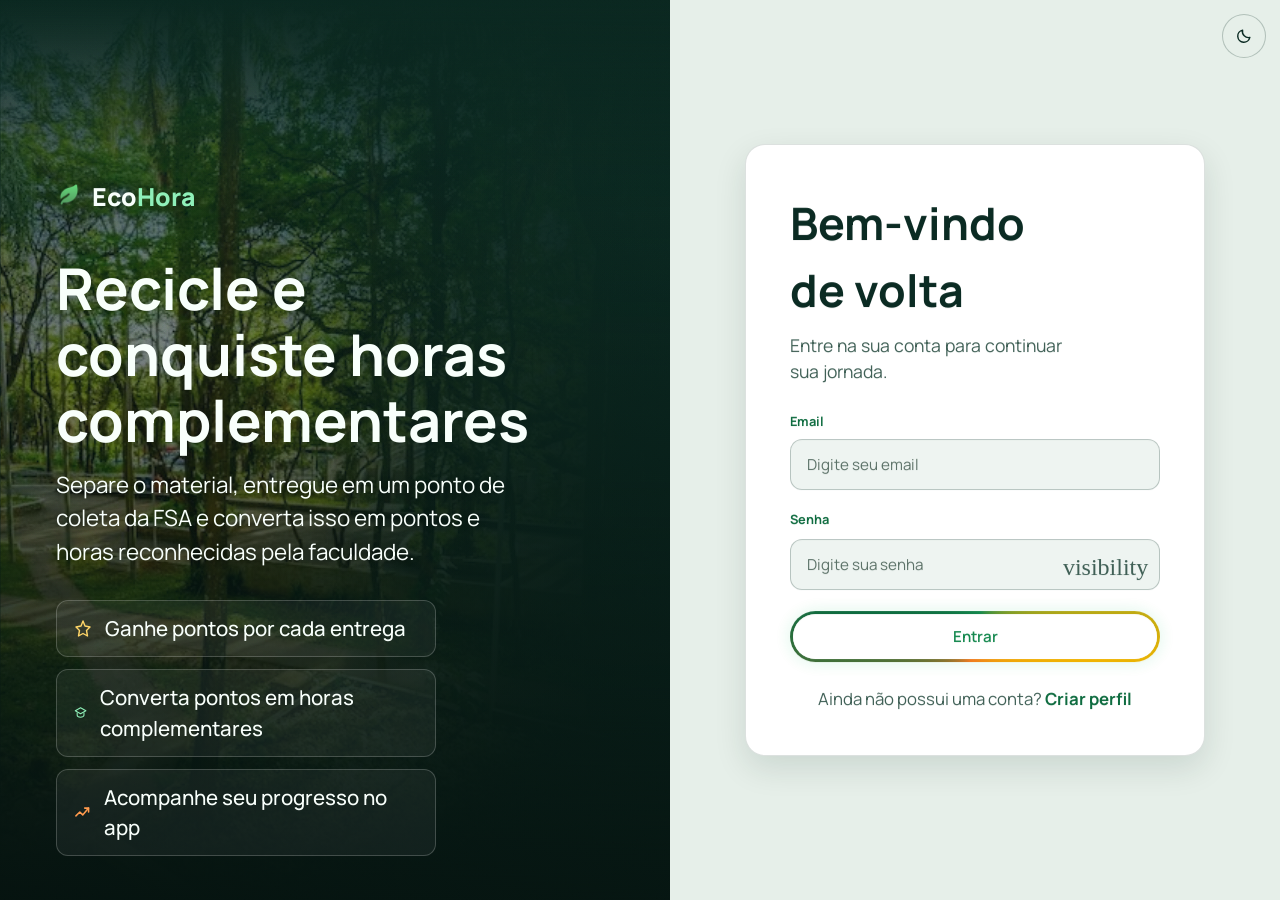
<file: frontend/index.html>
<!DOCTYPE html>
<html lang="pt-BR">
<head>
<meta charset="UTF-8">
<meta name="viewport" content="width=device-width, initial-scale=1.0">
<title>EcoHora - Painel</title>
<link rel="icon" href="assets/icon512_rounded.png">
<meta name="theme-color" content="#071f1c">
<link rel="manifest" href="manifest.webmanifest">

<link rel="preconnect" href="https://fonts.googleapis.com">
<link rel="preconnect" href="https://fonts.gstatic.com" crossorigin>
<link href="https://fonts.googleapis.com/css2?family=Manrope:wght@400;500;600;700&display=swap" rel="stylesheet">
<link rel="stylesheet" href="https://fonts.googleapis.com/css2?family=Material+Symbols+Outlined:opsz,wght,FILL,GRAD@20..48,100..700,0..1,-50..200" />

<script src="theme.js"></script>
<link rel="stylesheet" href="estilos/tokens.css">
<link rel="stylesheet" href="estilos/dashboard.css">
</head>

<body>

<header class="app-header">
  <a class="brand" href="index.html" aria-label="EcoHora, início">
    <img class="brand-mark" src="assets/Ca105ad9cfc8580c765101d17bbb2323.webp" width="26" height="26" alt="">
    <span class="brand-name">Eco<span>Hora</span></span>
  </a>

  <nav class="app-nav" aria-label="Navegação do painel">
    <ul>
      <li>
        <button class="active" data-page="0" aria-current="page">
          <svg width="18" height="18" viewBox="0 0 20 20" fill="none" aria-hidden="true"><path d="M3 9.5 10 3l7 6.5" stroke="currentColor" stroke-width="1.6" stroke-linecap="round" stroke-linejoin="round"/><path d="M5 8.5V16a1 1 0 0 0 1 1h8a1 1 0 0 0 1-1V8.5" stroke="currentColor" stroke-width="1.6" stroke-linecap="round" stroke-linejoin="round"/></svg>
          <span class="nav-text">Home</span>
        </button>
      </li>
      <li>
        <button data-page="1">
          <svg width="18" height="18" viewBox="0 0 20 20" fill="none" aria-hidden="true"><circle cx="7" cy="7" r="3" stroke="currentColor" stroke-width="1.6"/><circle cx="14.5" cy="8" r="2.4" stroke="currentColor" stroke-width="1.6"/><path d="M2.5 17c0-3 2-4.8 4.5-4.8s4.5 1.8 4.5 4.8" stroke="currentColor" stroke-width="1.6" stroke-linecap="round"/><path d="M12.5 12.6c2.1.2 3.5 1.9 3.5 4.4" stroke="currentColor" stroke-width="1.6" stroke-linecap="round"/></svg>
          <span class="nav-text">Grupo</span>
        </button>
      </li>
      <li>
        <button data-page="2">
          <svg width="18" height="18" viewBox="0 0 20 20" fill="none" aria-hidden="true"><path d="M7 3 10 3 10 6" stroke="currentColor" stroke-width="1.6" stroke-linecap="round" stroke-linejoin="round"/><path d="M10 3c3.5 0.6 6 3.6 6 7a6 6 0 0 1-2 4.5" stroke="currentColor" stroke-width="1.6" stroke-linecap="round"/><path d="M13 17 10 17 10 14" stroke="currentColor" stroke-width="1.6" stroke-linecap="round" stroke-linejoin="round"/><path d="M10 17c-3.5-.6-6-3.6-6-7a6 6 0 0 1 2-4.5" stroke="currentColor" stroke-width="1.6" stroke-linecap="round"/></svg>
          <span class="nav-text">Reciclagem</span>
        </button>
      </li>


      <li>
        <button data-page="3">
          <svg width="18" height="18" viewBox="0 0 20 20" fill="none" aria-hidden="true"><path d="M10 18s6-5.2 6-9.8A6 6 0 0 0 4 8.2C4 12.8 10 18 10 18Z" stroke="currentColor" stroke-width="1.6" stroke-linejoin="round"/><circle cx="10" cy="8.2" r="2.1" stroke="currentColor" stroke-width="1.6"/></svg>
          <span class="nav-text">Postos</span>
        </button>
      </li>
      <li>
        <button data-page="4">
          <svg width="18" height="18" viewBox="0 0 20 20" fill="none" aria-hidden="true"><circle cx="10" cy="6.5" r="3" stroke="currentColor" stroke-width="1.6"/><path d="M4 17c0-3.3 2.7-5.5 6-5.5s6 2.2 6 5.5" stroke="currentColor" stroke-width="1.6" stroke-linecap="round"/></svg>
          <span class="nav-text">Perfil</span>
        </button>
      </li>
      <!-- só aparece para administrador (UX: quem autoriza é o backend) -->
      <li data-admin-only hidden>
        <a href="admin.html" aria-label="Administração">
          <svg width="18" height="18" viewBox="0 0 20 20" fill="none" aria-hidden="true"><path d="M10 2.5 16 5v4.5c0 3.6-2.5 6.2-6 8-3.5-1.8-6-4.4-6-8V5l6-2.5Z" stroke="currentColor" stroke-width="1.6" stroke-linejoin="round"/><path d="m7.5 10 1.8 1.8 3.2-3.5" stroke="currentColor" stroke-width="1.6" stroke-linecap="round" stroke-linejoin="round"/></svg>
          <span class="nav-text">Admin</span>
        </a>
      </li>
    </ul>
  </nav>

  <div class="header-points">
    <svg width="15" height="15" viewBox="0 0 20 20" fill="none" aria-hidden="true"><path d="M10 2 12.2 7.4 18 8 13.6 11.8 15 17.5 10 14.3 5 17.5 6.4 11.8 2 8 7.8 7.4 10 2Z" fill="var(--gold)"/></svg>
    <span id="points">0</span> pts
  </div>

  <button id="logoutButton" class="btn btn-danger-outline" type="button">Sair</button>
</header>

<!-- NAVEGAÇÃO MOBILE (gaveta inferior) -->
  <nav class="app-nav mobile" aria-label="Navegação do painel">
    <div class="nav-center" id="navDrawer">

      <!-- O puxador (handle) da gaveta -->
      <div class="drag-handle" onclick="toggleDrawer()">
        <div class="handle-bar"></div>
      </div>

      <!-- Grid com todos os ícones -->
      <ul class="nav-grid">
        <!-- 4 Ícones Principais (Primeira linha) -->
        <li>
          <button class="active" data-page="0" aria-current="page">
            <svg width="18" height="18" viewBox="0 0 20 20" fill="none" aria-hidden="true"><path d="M3 9.5 10 3l7 6.5" stroke="currentColor" stroke-width="1.6" stroke-linecap="round" stroke-linejoin="round"/><path d="M5 8.5V16a1 1 0 0 0 1 1h8a1 1 0 0 0 1-1V8.5" stroke="currentColor" stroke-width="1.6" stroke-linecap="round" stroke-linejoin="round"/></svg>
          </button>
        </li>
        <li>
          <button data-page="2">
            <svg width="18" height="18" viewBox="0 0 20 20" fill="none" aria-hidden="true"><path d="M7 3 10 3 10 6" stroke="currentColor" stroke-width="1.6" stroke-linecap="round" stroke-linejoin="round"/><path d="M10 3c3.5 0.6 6 3.6 6 7a6 6 0 0 1-2 4.5" stroke="currentColor" stroke-width="1.6" stroke-linecap="round"/><path d="M13 17 10 17 10 14" stroke="currentColor" stroke-width="1.6" stroke-linecap="round" stroke-linejoin="round"/><path d="M10 17c-3.5-.6-6-3.6-6-7a6 6 0 0 1 2-4.5" stroke="currentColor" stroke-width="1.6" stroke-linecap="round"/></svg>
          </button>
        </li>
        <li>
          <button data-page="3">
            <svg width="18" height="18" viewBox="0 0 20 20" fill="none" aria-hidden="true"><path d="M10 18s6-5.2 6-9.8A6 6 0 0 0 4 8.2C4 12.8 10 18 10 18Z" stroke="currentColor" stroke-width="1.6" stroke-linejoin="round"/><circle cx="10" cy="8.2" r="2.1" stroke="currentColor" stroke-width="1.6"/></svg>
          </button>
        </li>
        <li>
          <button data-page="4">
            <svg width="18" height="18" viewBox="0 0 20 20" fill="none" aria-hidden="true"><circle cx="10" cy="6.5" r="3" stroke="currentColor" stroke-width="1.6"/><path d="M4 17c0-3.3 2.7-5.5 6-5.5s6 2.2 6 5.5" stroke="currentColor" stroke-width="1.6" stroke-linecap="round"/></svg>
          </button>
        </li>
        <li>
          <button data-page="1">
            <svg width="18" height="18" viewBox="0 0 20 20" fill="none" aria-hidden="true"><circle cx="7" cy="7" r="3" stroke="currentColor" stroke-width="1.6"/><circle cx="14.5" cy="8" r="2.4" stroke="currentColor" stroke-width="1.6"/><path d="M2.5 17c0-3 2-4.8 4.5-4.8s4.5 1.8 4.5 4.8" stroke="currentColor" stroke-width="1.6" stroke-linecap="round"/><path d="M12.5 12.6c2.1.2 3.5 1.9 3.5 4.4" stroke="currentColor" stroke-width="1.6" stroke-linecap="round"/></svg>
          </button>
        </li>

        <!-- Ícones Secundários (Segunda linha, escondida inicialmente) -->
        <li data-admin-only hidden>
          <a href="admin.html" aria-label="Administração">
            <svg width="18" height="18" viewBox="0 0 20 20" fill="none" aria-hidden="true"><path d="M10 2.5 16 5v4.5c0 3.6-2.5 6.2-6 8-3.5-1.8-6-4.4-6-8V5l6-2.5Z" stroke="currentColor" stroke-width="1.6" stroke-linejoin="round"/><path d="m7.5 10 1.8 1.8 3.2-3.5" stroke="currentColor" stroke-width="1.6" stroke-linecap="round" stroke-linejoin="round"/></svg>
          </a>
        </li>



      </ul>
    </div>
  </nav>


<main class="viewport">
<div class="pages" id="pages">

<section class="page"><div class="container">
  <div class="hero">
    <div class="hero-main">
      <span class="badge">EcoHora · Fundação Santo André</span>
      <h2>Recicle e conquiste suas <span class="hl-gold">horas</span></h2>

      <ul class="hero-list">
        <li><strong>Grupo:</strong> veja quem mais <span class="hl">pontuou</span> na sua turma e quantos alunos participam.</li>
        <li><strong>Reciclagem:</strong> confirme sua entrega pelo <span class="hl">QR Code</span> fornecido no posto de coleta.</li>
        <li><strong>Postos:</strong> mapa com os <span class="hl">pontos de coleta</span> espalhados pelo campus.</li>
      </ul>

      <button class="btn btn-cta-glow btn-center" onclick="goToPage(2)">Como confirmar uma entrega</button>
    </div>

    <div class="card level-card">
      <p class="level-label">Seu progresso</p>
      <h2>Nível 1</h2>
      <p class="muted-text">Continue reciclando pra desbloquear <span class="hl">novas recompensas</span>.</p>

      <div class="level-row">
        <span>XP</span>
        <b>72 / 100</b>
      </div>

      <div class="progress">
        <div></div>
      </div>
    </div>
  </div>

  <div class="grid stats">
    <div class="card stat">
      <svg class="icon" width="26" height="26" viewBox="0 0 20 20" fill="none" aria-hidden="true"><path d="M10 2 12.2 7.4 18 8 13.6 11.8 15 17.5 10 14.3 5 17.5 6.4 11.8 2 8 7.8 7.4 10 2Z" stroke="var(--gold)" stroke-width="1.4" stroke-linejoin="round"/></svg>
      <small>Pontos</small>
      <strong id="pointsHome">0</strong>
    </div>

    <div class="card stat">
      <svg class="icon" width="26" height="26" viewBox="0 0 20 20" fill="none" aria-hidden="true"><path d="M6.6 7.6h6.8l2.4 8.4H4.2l2.4-8.4Z" stroke="var(--green-light)" stroke-width="1.4" stroke-linejoin="round"/><path d="M7.9 7.6a2.1 2.1 0 1 1 4.2 0" stroke="var(--green-light)" stroke-width="1.4" stroke-linecap="round"/><path d="M8 12.2h4" stroke="var(--green-light)" stroke-width="1.4" stroke-linecap="round"/></svg>
      <small>Peso reciclado</small>
      <strong id="weightHome">0 kg</strong>
    </div>

    <div class="card stat">
      <svg class="icon" width="26" height="26" viewBox="0 0 20 20" fill="none" aria-hidden="true"><path d="M7 3 10 3 10 6" stroke="var(--green)" stroke-width="1.4" stroke-linecap="round" stroke-linejoin="round"/><path d="M10 3c3.5 0.6 6 3.6 6 7a6 6 0 0 1-2 4.5" stroke="var(--green)" stroke-width="1.4" stroke-linecap="round"/><path d="M13 17 10 17 10 14" stroke="var(--green)" stroke-width="1.4" stroke-linecap="round" stroke-linejoin="round"/><path d="M10 17c-3.5-.6-6-3.6-6-7a6 6 0 0 1 2-4.5" stroke="var(--green)" stroke-width="1.4" stroke-linecap="round"/></svg>
      <small>Entregas</small>
      <strong id="deliveries">0</strong>
    </div>

    <div class="card stat">
      <svg class="icon" width="26" height="26" viewBox="0 0 20 20" fill="none" aria-hidden="true"><path d="M10 2c1 3-2.5 4-2.5 7a2.5 2.5 0 0 0 5 0c1.5 1 1.5 3 .5 4.5A5 5 0 0 1 5 10c0-3 2-4 2-6.5 1 1 1.5 2 1.5 2S8.5 4 10 2Z" stroke="var(--warm)" stroke-width="1.4" stroke-linejoin="round"/></svg>
      <small>Sequência</small>
      <strong>1 dia</strong>
    </div>
  </div>

  <h2 class="section-title">Missões</h2>

  <div class="grid missions">
    <div class="card mission" onclick="goToPage(2)">
      <h3>Primeira entrega</h3>
      <p>Faça sua primeira entrega validada por QR Code.</p>
      <div class="points">+50 XP</div>
    </div>

    <div class="card mission" onclick="goToPage(3)">
      <h3>Explorador verde</h3>
      <p>Encontre um ponto de coleta na faculdade.</p>
      <div class="points">+30 XP</div>
    </div>


    </div>
  </div>
</section>


<section class="page"><div class="container">
  <h2 class="title">Sua <span class="hl">turma</span></h2>
  <p class="subtitle">
    Consulte os <span class="hl">eventos</span> e escolha um <span class="hl">grupo</span> para participar.
  </p>

  <div class="card" style="margin-bottom:20px">
    <h3>Eventos disponíveis</h3>
    <label for="grupoEvento">Selecione um evento</label> 
    <div class="field">
      <select id="grupoEvento" class="input dropdown-input" style="width:100%;margin:10px 0">
        <option value="">Carregando eventos...</option>
      </select>
    </div> 

    <label for="grupoOpcao">Grupos do evento</label>
    <div class="field">
      <select id="grupoOpcao" class="input" style="width:100%;margin:10px 0">
        <option value="">Selecione um evento primeiro</option>
      </select>
    </div>

    <div class="btn-row">
      <button id="grupoEntrar" class="btn btn-primary" type="button">
        Entrar no grupo selecionado
      </button>
      <button id="grupoSair" class="btn btn-solid-green" type="button" hidden>
        Sair do grupo atual
      </button>
    </div>

    <p id="grupoMensagem" role="status" style="margin-top:14px">
      Carregando informações...
    </p>
  </div>

  <div class="group-head">
    <div>
      <span class="badge">Seu grupo atual</span>
      <div class="group-name" id="grupoAtualNome">Nenhum grupo</div>
      <p class="subtitle" id="grupoAtualEvento" style="margin:6px 0 0">
        Você ainda não está em um grupo.
      </p>
    </div>
  </div>

  <h2 class="section-title">Pontuação e <span class="hl">ranking</span></h2>
  <p class="subtitle">
    A pontuação coletiva e o ranking serão exibidos quando houver dados
    reais disponibilizados pelo backend.
  </p>
</div></section>


<section class="page"><div class="container">
  <h2 class="title"><span class="hl">Reciclagem</span></h2>
  <p class="subtitle">Consulte os materiais aceitos e confirme suas entregas por QR Code.</p>

  <div class="recycling-layout">
    <aside class="recycling-materials" aria-labelledby="recyclingMaterialsTitle">
      <h3 id="recyclingMaterialsTitle">Materiais e pontuação</h3>
      <p class="recycling-materials-note">Pontuação por quilograma entregue.</p>

      <div class="recycling-material-list">
        <article class="recycle recycling-material-card papel">
          <span class="material-symbols-outlined recycling-material-icon" aria-hidden="true">description</span>
          <div class="recycling-material-copy">
            <h4>Papel</h4>
            <p>Folhas, jornais, caixas e embalagens limpas e secas.</p>
          </div>
          <span class="points">2 pontos/kg</span>
        </article>

        <article class="recycle recycling-material-card plastico">
          <span class="material-symbols-outlined recycling-material-icon" aria-hidden="true">water_bottle</span>
          <div class="recycling-material-copy">
            <h4>Plástico</h4>
            <p>Garrafas, frascos e embalagens plásticas limpas.</p>
          </div>
          <span class="points">2 pontos/kg</span>
        </article>

        <article class="recycle recycling-material-card metal">
          <span class="material-symbols-outlined recycling-material-icon" aria-hidden="true">hardware</span>
          <div class="recycling-material-copy">
            <h4>Metal</h4>
            <p>Latas e outras embalagens metálicas limpas.</p>
          </div>
          <span class="points">1 ponto/kg</span>
        </article>

        <article class="recycle recycling-material-card vidro">
          <span class="material-symbols-outlined recycling-material-icon" aria-hidden="true">wine_bar</span>
          <div class="recycling-material-copy">
            <h4>Vidro</h4>
            <p>Garrafas e potes de vidro, sem resíduos.</p>
          </div>
          <span class="points">3 pontos/kg</span>
        </article>
      </div>
    </aside>

    <div class="card info-card recycling-instructions">
      <h3>Como confirmar uma entrega?</h3>
      <ol class="recycling-steps">
        <li>Entregue o material ao responsável pelo posto de coleta.</li>
        <li>Leia o QR Code gerado pelo responsável usando a câmera do celular.</li>
        <li>Confira o material, o peso e os pontos apresentados na tela.</li>
        <li>Mantenha pressionado o botão de confirmação até concluir o registro.</li>
      </ol>
      <p class="recycling-warning" role="note">A confirmação só pode ser feita por meio de um QR Code válido, gerado pelo responsável pelo recebimento.</p>
    </div>
  </div></section>

<section class="page"><div class="container">
  <h2 class="title"><span class="hl">Postos</span></h2>
  <p class="subtitle">Locais para coleta de <span class="hl">recicláveis</span>.</p>


  <div class="stations">

    <div class="map">
      <h3 class="map-title">Mapa dos pontos de coleta</h3>
      <ul class="map-legend" aria-label="Legenda do mapa">
        <li class="map-legend-fafil">FAFIL</li>
        <li class="map-legend-central">Prédio Central</li>
      </ul>

      <div class="map-figure">
        <img
          src="assets/mapa-fsa_atualizado-931x1024.jpg"
          alt="Mapa da Fundação Santo André"
          onerror="this.style.display='none'">

        <!-- posições estimadas (% da imagem); ajuste --x/--y se precisar -->
        <ul class="map-pins">
        <li class="map-pin map-pin-fafil" style="--x:34.6%;--y:38.6%" aria-hidden="true" title="FAFIL, lado esquerdo da saída">
          <svg viewBox="0 0 24 32" focusable="false"><path d="M12 1C6 1 1.5 5.5 1.5 11.2 1.5 19 12 31 12 31s10.5-12 10.5-19.8C22.5 5.5 18 1 12 1Z" fill="currentColor" stroke="#fff" stroke-width="1.6"/><text x="12" y="15.2" text-anchor="middle" font-size="11" font-weight="800" fill="#fff">A</text></svg>
        </li>
        <li class="map-pin map-pin-fafil" style="--x:54.8%;--y:34.2%" aria-hidden="true" title="FAFIL 1ºA, lado leste">
          <svg viewBox="0 0 24 32" focusable="false"><path d="M12 1C6 1 1.5 5.5 1.5 11.2 1.5 19 12 31 12 31s10.5-12 10.5-19.8C22.5 5.5 18 1 12 1Z" fill="currentColor" stroke="#fff" stroke-width="1.6"/><text x="12" y="15.2" text-anchor="middle" font-size="11" font-weight="800" fill="#fff">B</text></svg>
        </li>
        <li class="map-pin map-pin-fafil" style="--x:55.0%;--y:41.0%" aria-hidden="true" title="FAFIL térreo, entrada sentido FAENG">
          <svg viewBox="0 0 24 32" focusable="false"><path d="M12 1C6 1 1.5 5.5 1.5 11.2 1.5 19 12 31 12 31s10.5-12 10.5-19.8C22.5 5.5 18 1 12 1Z" fill="currentColor" stroke="#fff" stroke-width="1.6"/><text x="12" y="15.2" text-anchor="middle" font-size="11" font-weight="800" fill="#fff">C</text></svg>
        </li>
        <li class="map-pin map-pin-central" style="--x:63.3%;--y:47.4%" aria-hidden="true" title="Prédio Central, cantina">
          <svg viewBox="0 0 24 32" focusable="false"><path d="M12 1C6 1 1.5 5.5 1.5 11.2 1.5 19 12 31 12 31s10.5-12 10.5-19.8C22.5 5.5 18 1 12 1Z" fill="currentColor" stroke="#fff" stroke-width="1.6"/><text x="12" y="15.2" text-anchor="middle" font-size="11" font-weight="800" fill="#fff">D</text></svg>
        </li>
        <li class="map-pin map-pin-central" style="--x:67.7%;--y:43.2%" aria-hidden="true" title="Prédio Central, secretaria">
          <svg viewBox="0 0 24 32" focusable="false"><path d="M12 1C6 1 1.5 5.5 1.5 11.2 1.5 19 12 31 12 31s10.5-12 10.5-19.8C22.5 5.5 18 1 12 1Z" fill="currentColor" stroke="#fff" stroke-width="1.6"/><text x="12" y="15.2" text-anchor="middle" font-size="11" font-weight="800" fill="#fff">E</text></svg>
        </li>
        </ul>
      </div>
    </div>

    <div class="station-list">

      <div class="station">
        <h3><span class="station-pin station-pin-fafil">A</span>FAFIL</h3>
        <p>Ao lado esquerdo da saída, sentido Faeco.</p>
        <div class="distance">Ponto de coleta</div>
      </div>

      <div class="station">
        <h3><span class="station-pin station-pin-fafil">B</span>FAFIL — 1ºA</h3>
        <p>Ao lado dos banheiros no 1ºA, lado leste.</p>
        <div class="distance">Ponto de coleta</div>
      </div>

      <div class="station">
        <h3><span class="station-pin station-pin-fafil">C</span>FAFIL — Térreo</h3>
        <p>Perto da entrada sentido Faengs.</p>
        <div class="distance">Ponto de coleta</div>
      </div>

      <div class="station">
        <h3><span class="station-pin station-pin-central">D</span>Prédio Central</h3>
        <p>Ao lado de fora da cantina, em frente à praça.</p>
        <div class="distance">Ponto de coleta</div>
      </div>

      <div class="station">
        <h3><span class="station-pin station-pin-central">E</span>Prédio Central</h3>
        <p>Perto da secretaria, ao lado da mesa de ping pong.</p>
        <div class="distance">Ponto de coleta</div>
      </div>

    </div>
  </div>
</div></section>

<section class="page perfil-page" data-page="4">

    <div class="perfil-container">

        <!-- Cabeçalho -->
        <div class="perfil-header">
            <div>
                <span class="perfil-kicker">MINHA CONTA</span>
                <h1>Meu perfil</h1>
                <p>Gerencie suas <span class="hl">informações pessoais</span>.</p>
            </div>
        </div>

        <!-- Card principal -->
        <div class="perfil-card">

            <!-- Avatar -->
            <div class="perfil-avatar-area">
                <div class="perfil-avatar" id="perfilAvatar">
                    <span class="material-symbols-outlined">
                      person
                    </span>
                </div>

                <div class="perfil-avatar-info">
                    <strong id="perfilNomeTopo">Usuário</strong>
                    <span id="perfilEmailTopo">usuario@email.com</span>
                </div>
            </div>

            <div class="perfil-divider"></div>

            <!-- Formulário -->
            <form id="perfilForm">

                <div class="perfil-form-grid">

                    <!-- Nome -->
                    <div class="perfil-field">
                        <label for="perfilNome">Nome</label>

                        <input
                            type="text"
                            id="perfilNome"
                            name="nome"
                            placeholder="Digite seu nome"
                            disabled
                            required
                        >
                    </div>

                    <!-- RA -->
                    <div class="perfil-field">
                        <label for="perfilRA">
                            RA
                            <span class="campo-bloqueado">Não pode ser alterado</span>
                        </label>

                        <input
                            type="text"
                            id="perfilRA"
                            name="ra"
                            placeholder="Seu RA"
                            disabled
                        >
                    </div>

                    <!-- Email -->
                    <div class="perfil-field">
                        <label for="perfilEmail">E-mail</label>

                        <input
                            type="email"
                            id="perfilEmail"
                            name="email"
                            placeholder="Digite seu e-mail"
                            disabled
                            required
                        >
                    </div>

                    <!-- Curso -->
                    <div class="perfil-field">
                        <label for="perfilCurso">Curso</label>

                        <select
                            id="perfilCurso"
                            name="curso"
                            disabled
                            required
                        >
                            <option value="">Carregando cursos...</option>
                        </select>
                    </div>

                    <!-- Turma -->
                    <div class="perfil-field">
                        <label for="perfilTurma">Turma</label>

                        <select
                            id="perfilTurma"
                            name="turma"
                            disabled
                            required
                        >
                            <option value="">Carregando turmas...</option>
                        </select>
                    </div>

                </div>

                <!-- Mensagem -->
                <div
                    class="perfil-message"
                    id="perfilMessage"
                    aria-live="polite"
                ></div>

                <!-- Ações -->
                <div class="perfil-actions">

                    <button
                        type="button"
                        class="perfil-btn perfil-btn-secondary"
                        id="perfilCancelar"
                        hidden
                    >
                        Cancelar
                    </button>

                    <button
                        type="button"
                        class="perfil-btn perfil-btn-primary"
                        id="perfilEditar"
                    >
                        Editar perfil
                    </button>

                    <button
                        type="submit"
                        class="perfil-btn perfil-btn-primary"
                        id="perfilSalvar"
                        hidden
                    >
                        Salvar alterações
                    </button>

                </div>

            </form>

        </div>

        <!-- Informação -->
        <div class="perfil-info-card">
            <div class="perfil-info-icon">i</div>

            <div>
                <strong>Sobre seus dados</strong>
                <p>
                    Seu <span class="hl">RA</span> é utilizado como identificação acadêmica
                    e não pode ser alterado por este painel.
                </p>
            </div>
        </div>

    </div>

</section>

</div>
</main>


<div class="toast" id="toast"></div>


<!-- API E AUTENTICAÇÃO -->
<script src="api.js"></script>
<script src="auth.js"></script>


<!-- FUNCIONALIDADES DA PÁGINA -->
<script>
const pages = document.getElementById('pages');
const buttons = [...document.querySelectorAll('.app-nav button')];

let current = 0;
let points = 0;
let deliveries = 0;
let totalWeight = 0;
let startX = 0;


function goToPage(n) {
  n = Math.max(0, Math.min(4, n));
  current = n;

  pages.style.transform = `translateX(-${n * 100}vw)`;

  buttons.forEach(b => {
    const isActive = parseInt(b.dataset.page) === n;

    b.classList.toggle('active', isActive);

    if (isActive) {
      b.setAttribute('aria-current', 'page');
    } else {
      b.removeAttribute('aria-current');
    }
  });

  // Fecha a gaveta mobile ao trocar de página
  if (drawer) drawer.classList.remove('expanded');
}

// Gaveta da navegação mobile
const drawer = document.getElementById('navDrawer');
let touchStartY = 0;

function toggleDrawer() {
  drawer.classList.toggle('expanded');
}

if (drawer) {
  drawer.addEventListener('touchstart', e => {
    touchStartY = e.touches[0].clientY;
  }, { passive: true });

  // passive:false + preventDefault: o gesto fica na gaveta e não arrasta a página
  drawer.addEventListener('touchmove', e => {
    const diff = touchStartY - e.touches[0].clientY;

    if (diff > 15) drawer.classList.add('expanded');
    else if (diff < -15) drawer.classList.remove('expanded');
    if (e.cancelable) e.preventDefault();
  }, { passive: false });
}


buttons.forEach(b => {
  b.addEventListener('click', () => goToPage(+b.dataset.page));
});



document.addEventListener('keydown', e => {
  // Não trocar de aba enquanto o usuário navega por um campo.
  if (
    e.target instanceof Element &&
    e.target.closest('input, select, textarea, [contenteditable="true"]')
  ) {
    return;
  }

  if (e.key === 'ArrowRight') {
    goToPage(current + 1);
  }

  if (e.key === 'ArrowLeft') {
    goToPage(current - 1);
  }
});

let swipePermitido = false;

pages.addEventListener('pointerdown', e => {
  // No desktop, arrastar o mouse não deve trocar de tela.
  if (e.pointerType === 'mouse') {
    swipePermitido = false;
    return;
  }

  startX = e.clientX;

  const alvo = e.target instanceof Element ? e.target : null;

  swipePermitido = !alvo?.closest(
    'select, input, textarea, button, a, label, [contenteditable="true"]'
  );
});

pages.addEventListener('pointerup', e => {
  if (!swipePermitido) {
    swipePermitido = false;
    return;
  }

  const d = startX - e.clientX;

  if (Math.abs(d) > 55) {
    goToPage(current + (d > 0 ? 1 : -1));
  }

  swipePermitido = false;
});



function update() {
  document.getElementById('points').textContent =
    points.toLocaleString('pt-BR');

  document.getElementById('pointsHome').textContent =
    points.toLocaleString('pt-BR');

  document.getElementById('deliveries').textContent =
    deliveries.toLocaleString('pt-BR');

  const weightHome = document.getElementById('weightHome');
  if (weightHome) {
    weightHome.textContent = `${totalWeight.toLocaleString('pt-BR', {
      maximumFractionDigits: 2
    })} kg`;
  }
}


function buy(item) {
  showToast(`${item}: resgate demonstrativo.`);
}


let timer;


function showToast(msg) {
  const t = document.getElementById('toast');

  t.textContent = msg;
  t.classList.add('show');

  clearTimeout(timer);

  timer = setTimeout(() => {
    t.classList.remove('show');
  }, 2800);
}


update();
</script>



<!-- PERFIL -->
<script>
const perfilForm = document.getElementById('perfilForm');
const perfilNome = document.getElementById('perfilNome');
const perfilRA = document.getElementById('perfilRA');
const perfilEmail = document.getElementById('perfilEmail');
const perfilCurso = document.getElementById('perfilCurso');
const perfilTurma = document.getElementById('perfilTurma');

const perfilNomeTopo = document.getElementById('perfilNomeTopo');
const perfilEmailTopo = document.getElementById('perfilEmailTopo');

const perfilMessage = document.getElementById('perfilMessage');
const perfilCancelar = document.getElementById('perfilCancelar');
const perfilEditar = document.getElementById('perfilEditar');
const perfilSalvar = document.getElementById('perfilSalvar');

let perfilAtual = null;
let perfilOpcoes = {
    courses: [],
    classes: []
};

function mostrarMensagemPerfil(mensagem, erro = false) {
    perfilMessage.textContent = mensagem;
    perfilMessage.classList.toggle('error', erro);
}

function preencherCursos(courses) {
    perfilCurso.innerHTML = '<option value="">Selecione seu curso</option>';

    courses.forEach(course => {
        const option = document.createElement('option');

        option.value = course.id;
        option.textContent = course.course;

        perfilCurso.appendChild(option);
    });
}

function preencherTurmas(classes) {
    perfilTurma.innerHTML = '<option value="">Selecione sua turma</option>';

    classes.forEach(item => {
        const option = document.createElement('option');

        option.value = item.id;
        option.textContent = item.class_code;

        perfilTurma.appendChild(option);
    });
}

function preencherPerfil(user) {
    perfilAtual = user;

    perfilNome.value = user.name;
    perfilRA.value = user.ra;
    perfilEmail.value = user.email;

    perfilNomeTopo.textContent = user.name;
    perfilEmailTopo.textContent = user.email;

    const curso = perfilOpcoes.courses.find(
        item => item.course === user.course
    );

    const turma = perfilOpcoes.classes.find(
        item => item.class_code === user.user_class
    );

    perfilCurso.value = curso ? String(curso.id) : '';
    perfilTurma.value = turma ? String(turma.id) : '';
}

function definirModoEdicao(editando) {
    perfilNome.disabled = !editando;
    perfilEmail.disabled = !editando;
    perfilCurso.disabled = !editando;
    perfilTurma.disabled = !editando;

    // O RA nunca pode ser alterado pelo perfil.
    perfilRA.disabled = true;

    perfilEditar.hidden = editando;
    perfilSalvar.hidden = !editando;
    perfilCancelar.hidden = !editando;
}

async function carregarPerfil() {
    try {
        mostrarMensagemPerfil('Carregando dados...');

        const session = await getSession();

        if (!session.authenticated || !session.user?.ra) {
            throw new Error('Não foi possível identificar o usuário autenticado.');
        }

        const [user, options] = await Promise.all([
            getAuthenticatedUser(session.user.ra),
            loadRegistrationOptions()
        ]);

        perfilOpcoes = options;

        points = Number(user.points ?? 0);

        const historico = Array.isArray(user.recycling)
          ? user.recycling
          : [];

        deliveries = historico.length;
        totalWeight = historico.reduce((total, entrega) => {
          return total + (Number(entrega.weight_kilograms) || 0);
        }, 0);

        update();

        preencherCursos(options.courses);
        preencherTurmas(options.classes);
        preencherPerfil(user);

        definirModoEdicao(false);
        mostrarMensagemPerfil('');

    } catch (error) {
        console.error('Erro ao carregar perfil:', error);
        mostrarMensagemPerfil(
            error.message || 'Não foi possível carregar seu perfil.',
            true
        );
    }
}

perfilEditar.addEventListener('click', function () {
    mostrarMensagemPerfil('');
    definirModoEdicao(true);
});

perfilCancelar.addEventListener('click', function () {
    if (perfilAtual) {
        preencherPerfil(perfilAtual);
    }

    definirModoEdicao(false);
    mostrarMensagemPerfil('');
});

perfilForm.addEventListener('submit', async function (event) {
    event.preventDefault();

    try {
        perfilSalvar.disabled = true;
        perfilSalvar.textContent = 'Salvando...';
        mostrarMensagemPerfil('');

        const dados = {
            ra: perfilAtual.ra,
            name: perfilNome.value.trim(),
            email: perfilEmail.value.trim(),
            course: Number(perfilCurso.value),
            user_class: Number(perfilTurma.value)
        };

        if (!dados.name || !dados.email || !dados.course || !dados.user_class) {
            throw new Error('Preencha todos os campos do perfil.');
        }

        const atualizado = await updateProfile(dados);

        preencherPerfil({
            ...perfilAtual,
            ...atualizado
        });

        definirModoEdicao(false);
        mostrarMensagemPerfil('Perfil atualizado com sucesso.');

    } catch (error) {
        console.error('Erro ao atualizar perfil:', error);

        mostrarMensagemPerfil(
            error.message || 'Não foi possível atualizar seu perfil.',
            true
        );

    } finally {
        perfilSalvar.disabled = false;
        perfilSalvar.textContent = 'Salvar alterações';
    }
});

carregarPerfil();
</script>


<!-- CONTROLE DE SESSÃO -->
<script>
async function protectPage() {
  try {
    const session = await getSession();

    // Botão do painel administrativo: só para administrador.
    if (session?.user?.role === 'Administrador') {
      document.querySelectorAll('[data-admin-only]').forEach(el => { el.hidden = false; });
    }

    console.log('Sessão válida.');
  } catch (error) {
    console.warn('Sessão inválida:', error.message);

    window.location.replace('login.html');
  }
}


const logoutButton = document.getElementById('logoutButton');


logoutButton.addEventListener('click', async function () {
  try {
    logoutButton.disabled = true;
    logoutButton.textContent = 'Saindo...';

    await logout();

    localStorage.removeItem('usuarioEmail');

    window.location.replace('login.html');

  } catch (error) {
    console.error('Erro ao realizar logout:', error);

    // Mesmo se a API estiver indisponível,
    // não deixamos o usuário permanecer na tela protegida.
    localStorage.removeItem('usuarioEmail');

    window.location.replace('login.html');
  }
});


protectPage();


window.addEventListener('pageshow', async function (event) {
  if (event.persisted) {
    await protectPage();
  }
});

</script>

<script>
  if ('serviceWorker' in navigator) {
    window.addEventListener('load', () => {
      navigator.serviceWorker.register('sw.js').catch(err => {
        console.warn('Não foi possível registrar o service worker:', err);
      });
    });
  }
</script>


<script>
// INTEGRACAO_GRUPOS_ECOHORA
(function () {
    const eventoSelect = document.getElementById("grupoEvento");
    const grupoSelect = document.getElementById("grupoOpcao");
    const entrarBtn = document.getElementById("grupoEntrar");
    const sairBtn = document.getElementById("grupoSair");
    const mensagem = document.getElementById("grupoMensagem");
    const nomeAtual = document.getElementById("grupoAtualNome");
    const eventoAtual = document.getElementById("grupoAtualEvento");

    if (!eventoSelect || !grupoSelect || !entrarBtn || !sairBtn) return;

    let eventos = [];
    let grupos = [];
    let usuario = null;

    function lista(valor, propriedade) {
        if (Array.isArray(valor)) return valor;
        if (Array.isArray(valor?.[propriedade])) return valor[propriedade];
        if (Array.isArray(valor?.data)) return valor.data;
        return [];
    }

    function informar(texto, erro = false) {
        mensagem.textContent = texto;
        mensagem.style.color = erro ? "#b42318" : "";
    }

    function nomeEvento(eventoId) {
        const evento = eventos.find(e => Number(e.id) === Number(eventoId));
        return evento?.event_name || "Evento";
    }

    function atualizarGrupoAtual() {
        const grupoId = usuario?.event_group_id;
        const grupo = grupos.find(g => Number(g.id) === Number(grupoId));

        if (grupo) {
            nomeAtual.textContent = grupo.group_name;
            eventoAtual.textContent = nomeEvento(grupo.event_id);
            sairBtn.hidden = false;
        } else {
            nomeAtual.textContent = "Nenhum grupo";
            eventoAtual.textContent = "Você ainda não está em um grupo.";
            sairBtn.hidden = true;
        }

        entrarBtn.disabled = !usuario || !grupoSelect.value ||
            Number(grupoSelect.value) === Number(grupoId);
    }

    function atualizarGrupos() {
        const eventoId = eventoSelect.value;
        const disponiveis = grupos.filter(
            g => Number(g.event_id) === Number(eventoId)
        );

        grupoSelect.replaceChildren();

        const inicial = document.createElement("option");
        inicial.value = "";
        inicial.textContent = disponiveis.length
            ? "Selecione um grupo"
            : "Nenhum grupo cadastrado neste evento";
        grupoSelect.appendChild(inicial);

        disponiveis.forEach(grupo => {
            const option = document.createElement("option");
            option.value = grupo.id;
            option.textContent = grupo.group_name;
            grupoSelect.appendChild(option);
        });

        atualizarGrupoAtual();
    }

    async function carregarDados() {
        informar("Carregando eventos e grupos...");

        try {
            const session = await getSession();

            if (!session?.authenticated || !session.user?.ra) {
                throw new Error("Faça login para consultar e escolher seu grupo.");
            }

            const resultados = await Promise.all([
                getEvents(),
                getEventGroups(),
                getAuthenticatedUser(session.user.ra)
            ]);

            eventos = lista(resultados[0], "events");
            grupos = lista(resultados[1], "groups");
            usuario = resultados[2];

            eventoSelect.replaceChildren();

            if (!eventos.length) {
                const option = document.createElement("option");
                option.value = "";
                option.textContent = "Nenhum evento cadastrado";
                eventoSelect.appendChild(option);
            } else {
                eventos.forEach(evento => {
                    const option = document.createElement("option");
                    option.value = evento.id;
                    option.textContent = evento.event_name;
                    eventoSelect.appendChild(option);
                });
            }

            atualizarGrupos();
            informar(
                "Dados carregados. Selecione um evento e um grupo para participar."
            );
        } catch (error) {
            console.error("Erro ao carregar eventos e grupos:", error);
            informar(
                error.message || "Não foi possível carregar os grupos.",
                true
            );
        }
    }

    eventoSelect.addEventListener("change", atualizarGrupos);
    grupoSelect.addEventListener("change", atualizarGrupoAtual);

    entrarBtn.addEventListener("click", async function () {
        const grupoId = grupoSelect.value;
        if (!grupoId) {
            informar("Selecione um grupo primeiro.", true);
            return;
        }

        if (usuario?.event_group_id) {
            informar(
                "Você já está em um grupo. Saia dele antes de entrar em outro.",
                true
            );
            return;
        }

        entrarBtn.disabled = true;
        try {
            await assignUserToGroup(grupoId);
            informar("Inscrição realizada. Atualizando informações...");
            await carregarDados();
        } catch (error) {
            console.error("Erro ao entrar no grupo:", error);
            informar(error.message || "Não foi possível entrar no grupo.", true);
            atualizarGrupoAtual();
        }
    });

    sairBtn.addEventListener("click", async function () {
        if (!usuario?.event_group_id) return;

        sairBtn.disabled = true;
        try {
            await unassignUserFromGroup();
            informar("Você saiu do grupo. Atualizando informações...");
            await carregarDados();
        } catch (error) {
            console.error("Erro ao sair do grupo:", error);
            informar(error.message || "Não foi possível sair do grupo.", true);
        } finally {
            sairBtn.disabled = false;
        }
    });

    carregarDados();
})();
</script>

</body>
</html>
</file>
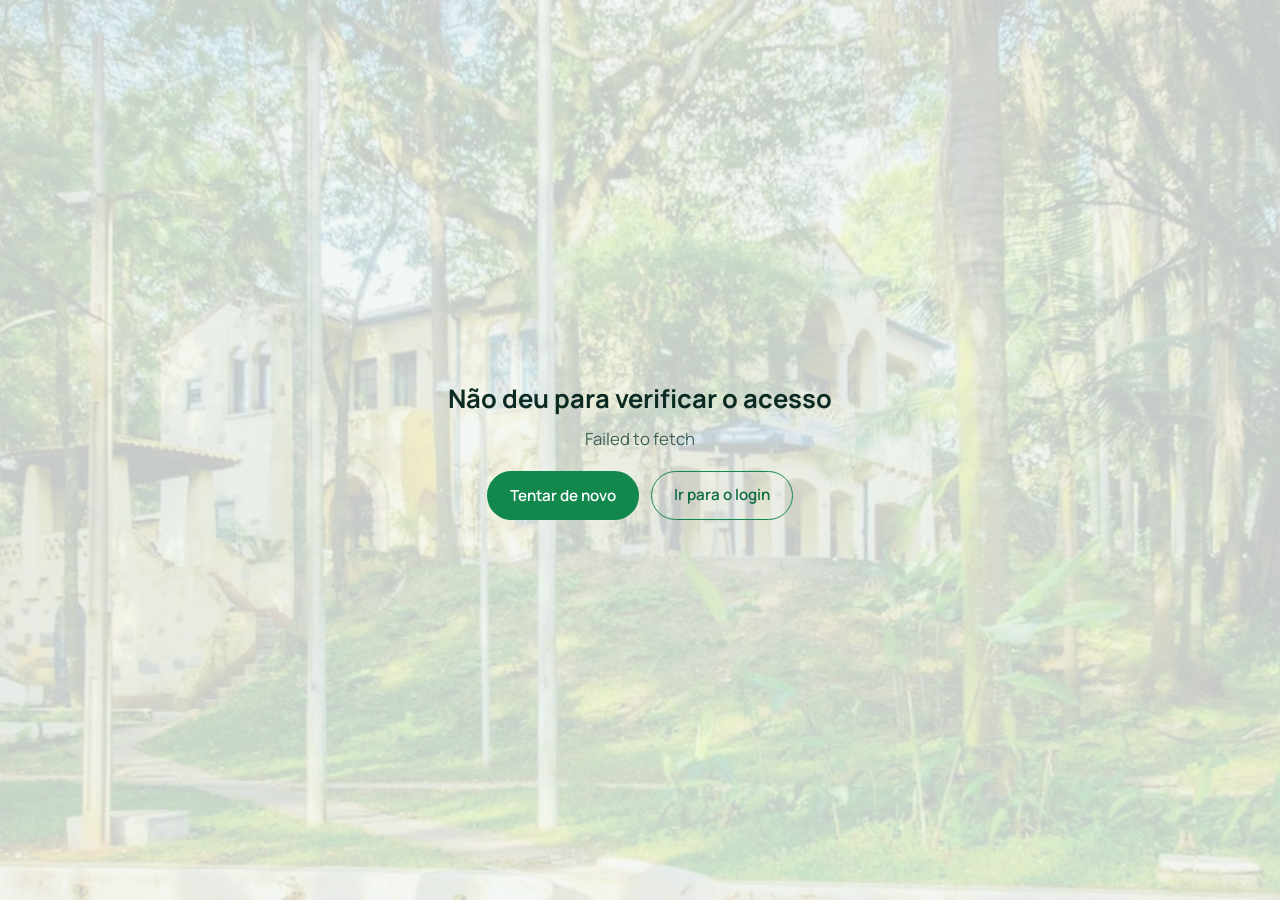
<file: frontend/admin.html>
<!DOCTYPE html>
<html lang="pt-BR">
<head>
<meta charset="UTF-8">
<meta name="viewport" content="width=device-width, initial-scale=1.0">
<meta name="robots" content="noindex">
<title>Administração · EcoHora</title>
<link rel="icon" href="assets/icon512_rounded.png">
<meta name="theme-color" content="#071f1c">

<link rel="preconnect" href="https://fonts.googleapis.com">
<link rel="preconnect" href="https://fonts.gstatic.com" crossorigin>
<link href="https://fonts.googleapis.com/css2?family=Manrope:wght@400;500;600;700;800&display=swap" rel="stylesheet">

<script src="theme.js"></script>
<link rel="stylesheet" href="estilos/tokens.css">
<link rel="stylesheet" href="estilos/admin.css">
</head>

<body>

<!-- Ícones no traço da home e do painel do aluno; a cor vem do CSS (currentColor) -->
<svg class="adm-sprite" aria-hidden="true">
  <symbol id="i-home" viewBox="0 0 20 20"><path d="M3 9.5 10 3l7 6.5"/><path d="M5 8.5V16h10V8.5"/></symbol>
  <symbol id="i-star" viewBox="0 0 20 20"><path d="M10 2 12.2 7.4 18 8 13.6 11.8 15 17.5 10 14.3 5 17.5 6.4 11.8 2 8 7.8 7.4 10 2Z"/></symbol>
  <symbol id="i-users" viewBox="0 0 20 20"><circle cx="7" cy="7" r="3"/><circle cx="14.5" cy="8" r="2.4"/><path d="M2 16c0-2.8 2.2-4.5 5-4.5s5 1.7 5 4.5"/><path d="M12.5 11.8c2.6-.4 5 1 5 4"/></symbol>
  <symbol id="i-pin" viewBox="0 0 20 20"><path d="M10 18s6-5.2 6-9.8A6 6 0 0 0 4 8.2C4 12.8 10 18 10 18Z"/><circle cx="10" cy="8.5" r="2"/></symbol>
  <symbol id="i-box" viewBox="0 0 20 20"><path d="M3.5 6 10 3l6.5 3v8L10 17l-6.5-3V6Z"/><path d="M3.5 6 10 9l6.5-3M10 9v8"/></symbol>
  <symbol id="i-swap" viewBox="0 0 20 20"><path d="M3.5 7h12L12.5 4"/><path d="M16.5 13h-12l3 3"/></symbol>
  <symbol id="i-report" viewBox="0 0 20 20"><path d="M5.5 2.5h6L15 6v11.5H5.5V2.5Z"/><path d="M11.5 2.5V6H15M8 10.5h4.5M8 13.5h4.5"/></symbol>
  <symbol id="i-refresh" viewBox="0 0 20 20"><path d="M16 10a6 6 0 1 1-1.8-4.3"/><path d="M16 3.5V7h-3.5"/></symbol>
  <symbol id="i-id" viewBox="0 0 20 20"><rect x="2.5" y="4.5" width="15" height="11" rx="2"/><circle cx="7.5" cy="9.3" r="1.8"/><path d="M5 13c.4-1.2 1.4-1.8 2.5-1.8s2.1.6 2.5 1.8M12 8.5h3.5M12 11.5h3.5"/></symbol>
  <symbol id="i-cap" viewBox="0 0 20 20"><path d="M10 3 2 6.5 10 10 18 6.5 10 3Z"/><path d="M5.5 8.3V12c0 1.4 2 2.5 4.5 2.5s4.5-1.1 4.5-2.5V8.3"/></symbol>
  <symbol id="i-scale" viewBox="0 0 20 20"><path d="M4.5 17h11l-1.4-9H5.9L4.5 17Z"/><path d="M7.8 8a2.2 2.2 0 1 1 4.4 0"/></symbol>
  <symbol id="i-lock" viewBox="0 0 32 32"><rect x="5" y="14" width="22" height="14" rx="3"/><path d="M11 14v-4a5 5 0 0 1 10 0v4"/></symbol>
  <!-- materiais: os mesmos desenhos da aba Lixão -->
  <symbol id="i-plastico" viewBox="0 0 24 24"><path d="M9 3h6v2.5l1.5 2V19a2 2 0 0 1-2 2h-5a2 2 0 0 1-2-2V7.5L9 5.5V3Z"/><path d="M8.5 12h7"/></symbol>
  <symbol id="i-papel" viewBox="0 0 24 24"><path d="M6 3h9l3 3v15a1 1 0 0 1-1 1H6a1 1 0 0 1-1-1V4a1 1 0 0 1 1-1Z"/><path d="M9 12h6M9 15.5h6M9 8.5h3"/></symbol>
  <symbol id="i-vidro" viewBox="0 0 24 24"><path d="M10 2h4v3.2l2 2.3V20a2 2 0 0 1-2 2h-4a2 2 0 0 1-2-2V7.5l2-2.3V2Z"/><path d="M8 13h8"/></symbol>
  <symbol id="i-metal" viewBox="0 0 24 24"><path d="M7 8 6.5 20a1.5 1.5 0 0 0 1.5 1.6h8a1.5 1.5 0 0 0 1.5-1.6L17 8"/><ellipse cx="12" cy="8" rx="5" ry="2"/></symbol>
</svg>

<a class="skip-link" href="#adminMain">Ir para o conteúdo</a>

<!-- O painel só aparece depois que a sessão é conferida. Isso é UX: quem autoriza é o backend. -->
<div id="adminGate" class="adm-gate" aria-live="polite">
  <section data-gate="loading">
    <h1>Verificando acesso…</h1>
  </section>

  <section data-gate="restricted" hidden>
    <svg class="adm-icon" aria-hidden="true"><use href="#i-lock"/></svg>
    <h1>Área restrita</h1>
    <p>Esta área é só para administradores.</p>
    <a class="btn btn-solid-green" href="index.html">Voltar ao painel</a>
  </section>

  <section data-gate="error" hidden>
    <h1>Não deu para verificar o acesso</h1>
    <p id="gateError"></p>
    <div class="adm-actions">
      <button id="retryButton" class="btn btn-solid-green" type="button">Tentar de novo</button>
      <a class="btn btn-ghost" href="login.html">Ir para o login</a>
    </div>
  </section>
</div>

<div id="adminApp" hidden>

  <header class="adm-header">
    <a class="brand" href="admin.html" aria-label="EcoHora, administração">
      <img class="brand-mark" src="assets/Ca105ad9cfc8580c765101d17bbb2323.webp" width="26" height="26" alt="">
      <span class="brand-name">Eco<span>Hora</span></span>
    </a>
    <span class="adm-where">Administração</span>

    <div class="adm-header-user">
      <span id="adminUserName" class="adm-user"></span>
      <a class="adm-link adm-link-student" href="index.html" title="Painel do aluno"><svg class="adm-icon adm-link-icon" aria-hidden="true"><use href="#i-home"/></svg><span class="adm-link-text">Painel do aluno</span></a>
    </div>
    <button id="logoutButton" class="btn btn-danger-outline" type="button">Sair</button>
  </header>

  <div class="adm-shell">

    <nav class="adm-sidebar adm-nav" aria-label="Seções">
      <!-- puxador da gaveta: só aparece no celular -->
      <button id="navHandle" class="adm-handle" type="button" aria-label="Mostrar mais seções" aria-expanded="false"></button>
      <ul>
        <li><a href="#visao-geral"><svg class="adm-icon" aria-hidden="true"><use href="#i-home"/></svg><span class="adm-nav-text">Visão geral</span></a></li>
        <li><a href="#materiais"><svg class="adm-icon" aria-hidden="true"><use href="#i-plastico"/></svg><span class="adm-nav-text">Materiais</span></a></li>
        <li><a href="#ranking"><svg class="adm-icon" aria-hidden="true"><use href="#i-star"/></svg><span class="adm-nav-text">Ranking</span></a></li>
      </ul>
      <p class="adm-nav-label">Aguardando backend</p>
      <ul id="navPending"></ul>
    </nav>

    <main id="adminMain" class="adm-main" tabindex="-1">

      <div id="dataToolbar" class="adm-toolbar">
        <span id="lastUpdated" role="status"></span>
        <button id="refreshButton" class="adm-link" type="button">
          <svg class="adm-icon" aria-hidden="true"><use href="#i-refresh"/></svg>Atualizar
        </button>
      </div>

      <section id="sec-visao-geral" data-section="data" aria-labelledby="h-visao-geral">
        <h1 id="h-visao-geral" tabindex="-1">Visão geral</h1>
        <img class="adm-doodle" src="assets/doodles/doodle-underline-short.png" width="140" height="51" alt="">

        <div id="overviewFigures" class="adm-figures"></div>

        <div class="adm-duo">
          <div class="adm-panel" role="group" aria-labelledby="h-bars">
            <h2 id="h-bars"><svg class="adm-icon" aria-hidden="true"><use href="#i-scale"/></svg>Pontos por kg</h2>
            <div id="overviewBars"></div>
          </div>
          <div class="adm-panel" role="group" aria-labelledby="h-top">
            <h2 id="h-top"><svg class="adm-icon" aria-hidden="true"><use href="#i-star"/></svg>Maiores pontuações</h2>
            <div id="overviewTop"></div>
            <a class="adm-link adm-more" href="#ranking">Ver ranking completo</a>
          </div>
        </div>

        <p class="adm-note">Ainda sem dados na API: usuários ativos, volume reciclado, entregas, horas resgatadas e engajamento.</p>
      </section>

      <section id="sec-materiais" data-section="data" data-narrow hidden aria-labelledby="h-materiais">
        <h1 id="h-materiais" tabindex="-1">Materiais</h1>
        <img class="adm-doodle" src="assets/doodles/doodle-underline-short.png" width="140" height="51" alt="">
        <div id="materialsBody"><p class="adm-note">Carregando…</p></div>
      </section>

      <section id="sec-ranking" data-section="data" hidden aria-labelledby="h-ranking">
        <h1 id="h-ranking" tabindex="-1">Ranking</h1>
        <img class="adm-doodle" src="assets/doodles/doodle-underline-short.png" width="140" height="51" alt="">
        <div id="rankingBody"><p class="adm-note">Carregando…</p></div>
      </section>

      <!-- Os módulos que dependem do backend são criados por admin.js -->
    </main>
  </div>
</div>

<noscript><p class="adm-note">O painel precisa de JavaScript.</p></noscript>

<script src="api.js"></script>
<script src="admin-api.js"></script>
<script src="admin.js"></script>

</body>
</html>
</file>
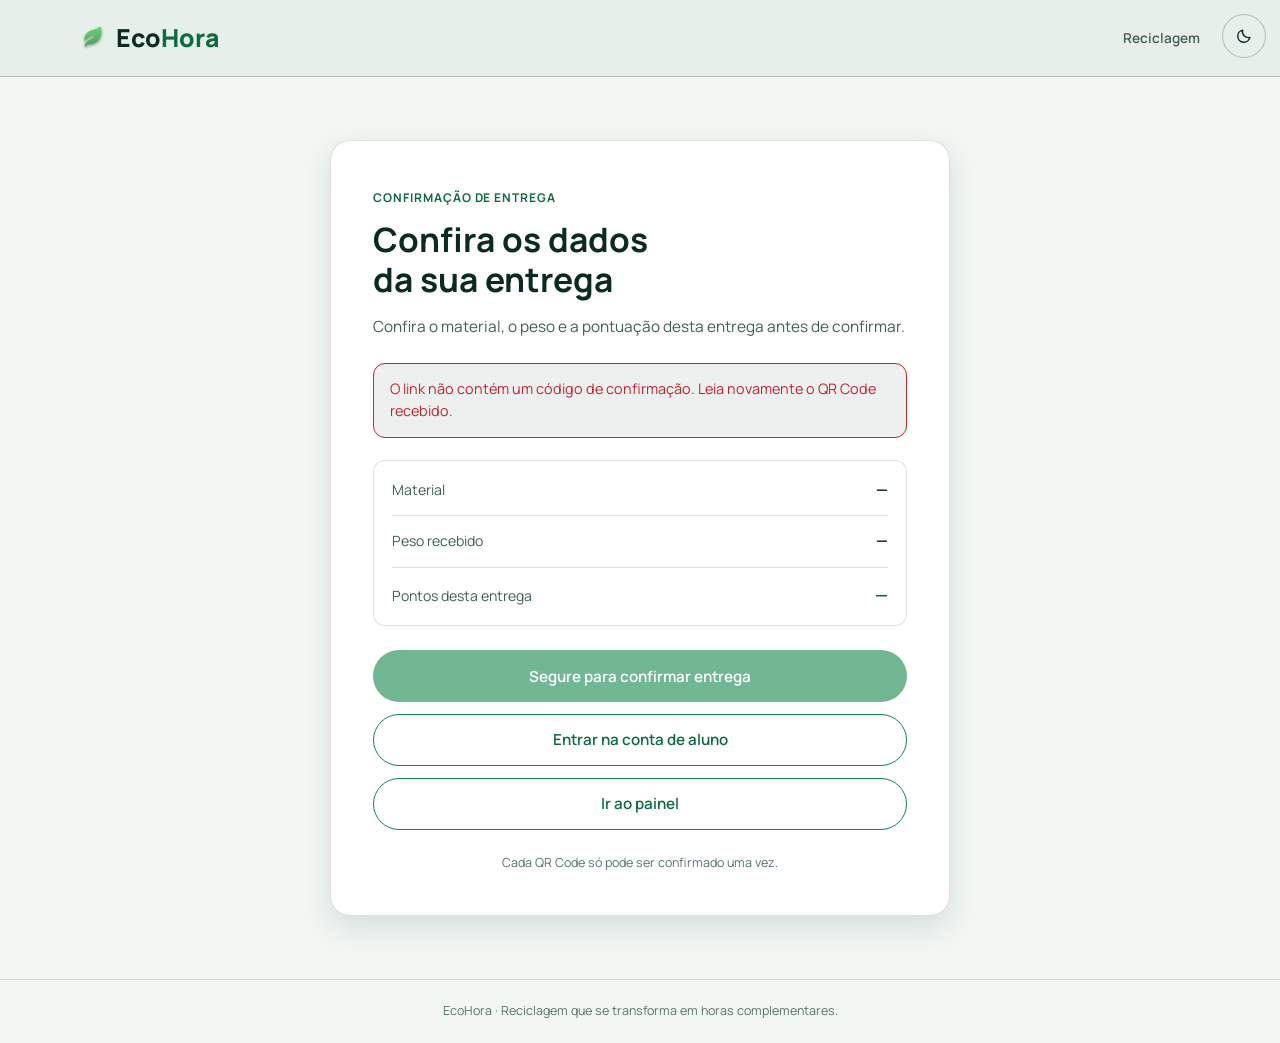
<file: frontend/confirmar-reciclagem.html>
<!DOCTYPE html>
<html lang="pt-BR">
<head>
  <meta charset="UTF-8">
  <meta name="viewport" content="width=device-width, initial-scale=1.0">
  <meta name="robots" content="noindex, nofollow">
  <meta name="theme-color" content="#061815">
  <title>Confirmar entrega · EcoHora</title>
  <link rel="icon" href="assets/icon512_rounded.png">
  <link rel="preconnect" href="https://fonts.googleapis.com">
  <link rel="preconnect" href="https://fonts.gstatic.com" crossorigin>
  <link href="https://fonts.googleapis.com/css2?family=Manrope:wght@400;500;600;700;800&display=swap" rel="stylesheet">
  <script src="theme.js"></script>
  <link rel="stylesheet" href="estilos/tokens.css">
  <link rel="stylesheet" href="estilos/confirmar-reciclagem.css">
  <script src="api.js" defer></script>
  <script src="confirmar-reciclagem.js" defer></script>
</head>
<body class="confirm-page">
  <header class="confirm-header">
    <div class="confirm-header-inner">
      <a class="brand" href="https://acex-reciclagem-kluhcio40-leogouvea.vercel.app/index.html" aria-label="EcoHora, voltar ao painel">
        <img class="brand-mark" src="assets/Ca105ad9cfc8580c765101d17bbb2323.webp" width="26" height="26" alt="">
        <span class="brand-name">Eco<span>Hora</span></span>
      </a>
      <span class="confirm-header-label">Reciclagem</span>
    </div>
  </header>

  <main class="confirm-main" id="conteudo">
    <section class="card confirm-card" aria-labelledby="confirmTitle">
      <p class="eyebrow confirm-eyebrow">Confirmação de entrega</p>
      <h1 id="confirmTitle">Confira os dados da sua entrega</h1>
      <p class="confirm-intro">
        Confira o material, o peso e a pontuação desta entrega antes de confirmar.
      </p>

      <div id="confirmAlert" class="confirm-alert" data-kind="info" role="status" aria-live="polite">
        Verificando o QR Code...
      </div>

      <dl id="deliveryDetails" class="confirm-summary" hidden>
        <div class="confirm-summary-row">
          <dt>Material</dt>
          <dd id="deliveryMaterial">—</dd>
        </div>
        <div class="confirm-summary-row">
          <dt>Peso recebido</dt>
          <dd id="deliveryWeight">—</dd>
        </div>
        <div class="confirm-summary-row confirm-summary-points">
          <dt>Pontos desta entrega</dt>
          <dd id="deliveryPoints">—</dd>
        </div>
      </dl>

      <p id="deliveryExpiration" class="confirm-expiration" hidden></p>

      <div class="confirm-actions">
        <button id="confirmButton" class="btn btn-solid-green btn-block" type="button" disabled hidden aria-describedby="confirmHoldHint">
          <span class="confirm-button-progress" aria-hidden="true"></span>
          <span id="confirmButtonLabel" class="confirm-button-label">Segure para confirmar entrega</span>
        </button>
        <p id="confirmHoldHint" class="confirm-hold-hint" hidden>Mantenha pressionado por 1,2 segundo. Solte antes para cancelar.</p>
        <a id="loginLink" class="btn btn-ghost btn-block" href="https://acex-reciclagem-kluhcio40-leogouvea.vercel.app/login.html" hidden>
          Entrar na conta de aluno
        </a>
        <a id="panelLink" class="btn btn-ghost btn-block" href="https://acex-reciclagem-kluhcio40-leogouvea.vercel.app/index.html" hidden>
          Ir ao painel
        </a>
      </div>

      <section id="successPanel" class="confirm-success" aria-labelledby="successTitle" hidden>
        <div class="confirm-success-mark" aria-hidden="true">
          <svg viewBox="0 0 24 24" fill="none">
            <path d="m5 12.5 4.2 4.2L19 7" stroke="currentColor" stroke-width="2" stroke-linecap="round" stroke-linejoin="round"/>
          </svg>
        </div>
        <h2 id="successTitle">Entrega confirmada</h2>
        <p id="successMessage"></p>
        <dl class="confirm-success-summary">
          <div class="confirm-summary-row">
            <dt>Pontos recebidos</dt>
            <dd id="earnedPoints">—</dd>
          </div>
          <div class="confirm-summary-row">
            <dt>Total de pontos</dt>
            <dd id="totalPoints">—</dd>
          </div>
        </dl>
        <a class="btn btn-ghost btn-block" href="https://acex-reciclagem-kluhcio40-leogouvea.vercel.app/index.html">Voltar ao painel</a>
      </section>

      <p class="confirm-footnote">
        Cada QR Code só pode ser confirmado uma vez.
      </p>
    </section>
  </main>

  <footer class="confirm-footer">
    <span>EcoHora · Reciclagem que se transforma em horas complementares.</span>
  </footer>
</body>
</html>
</file>
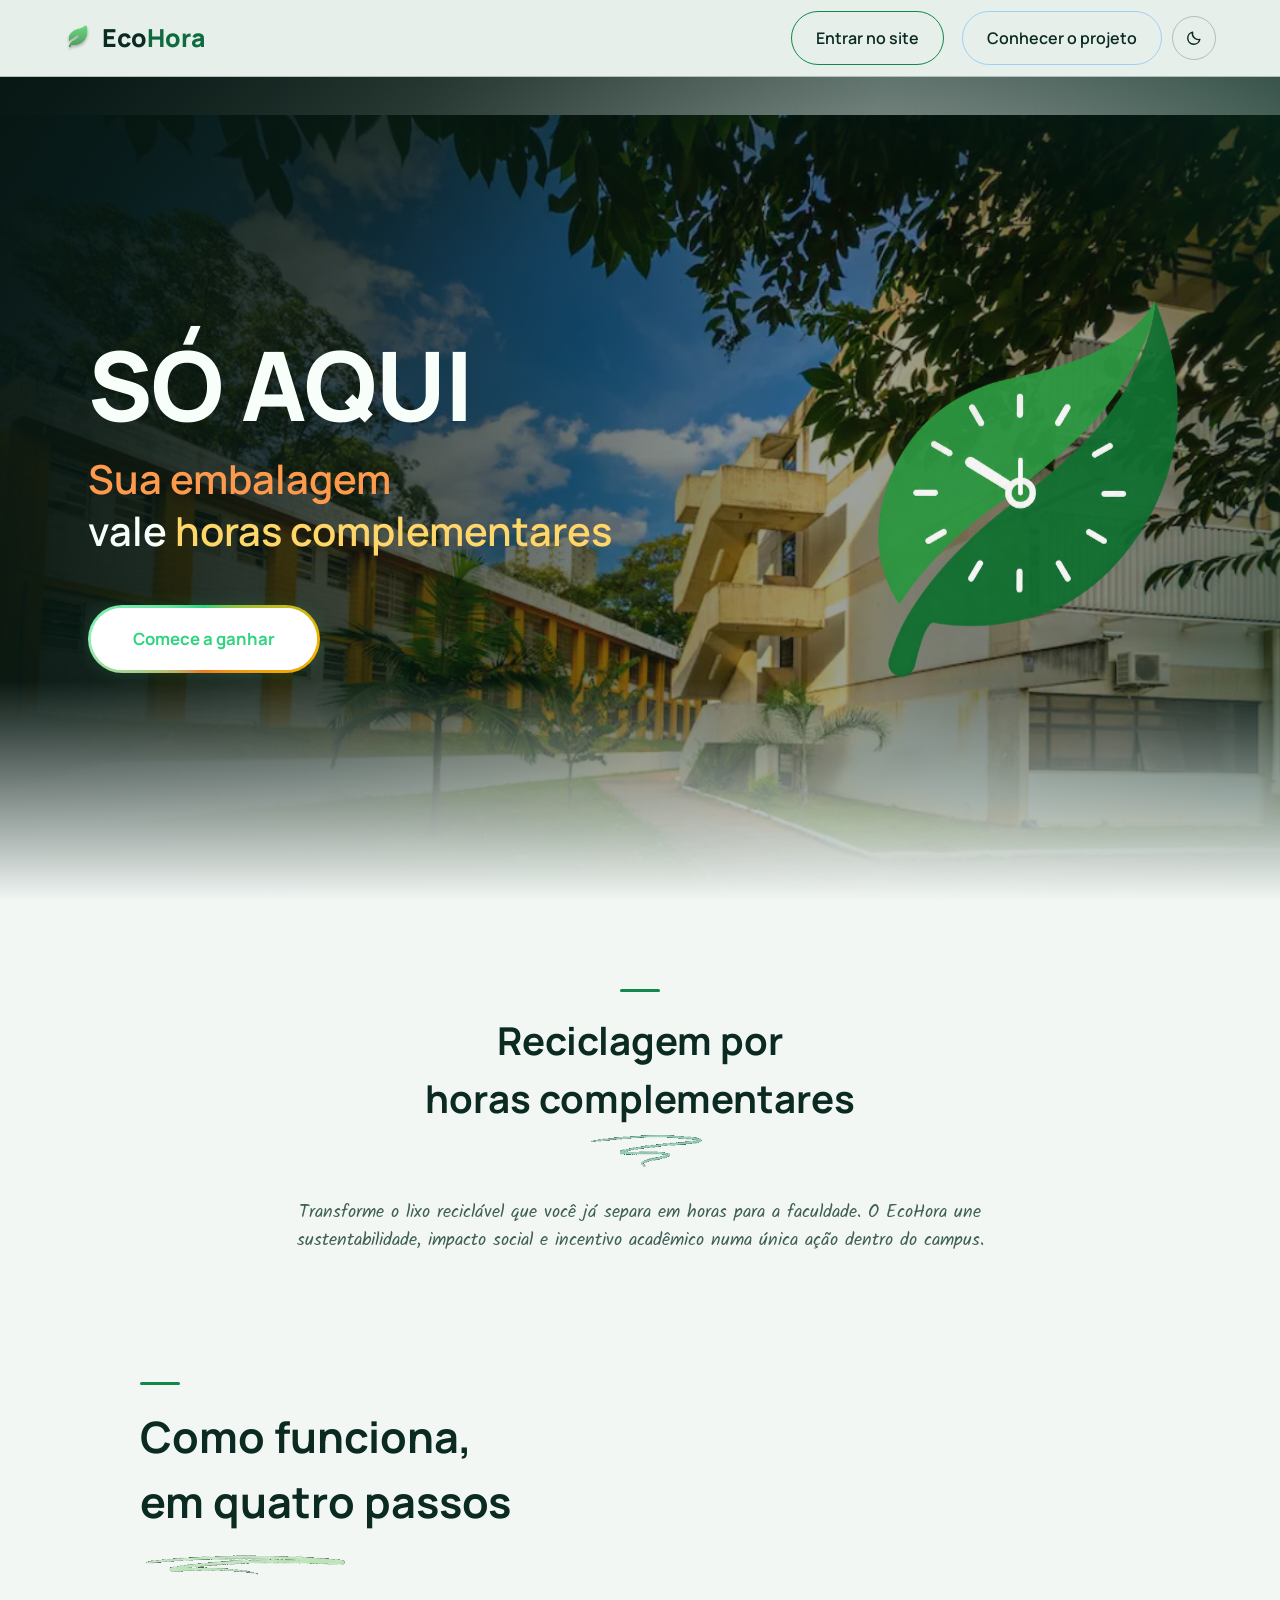
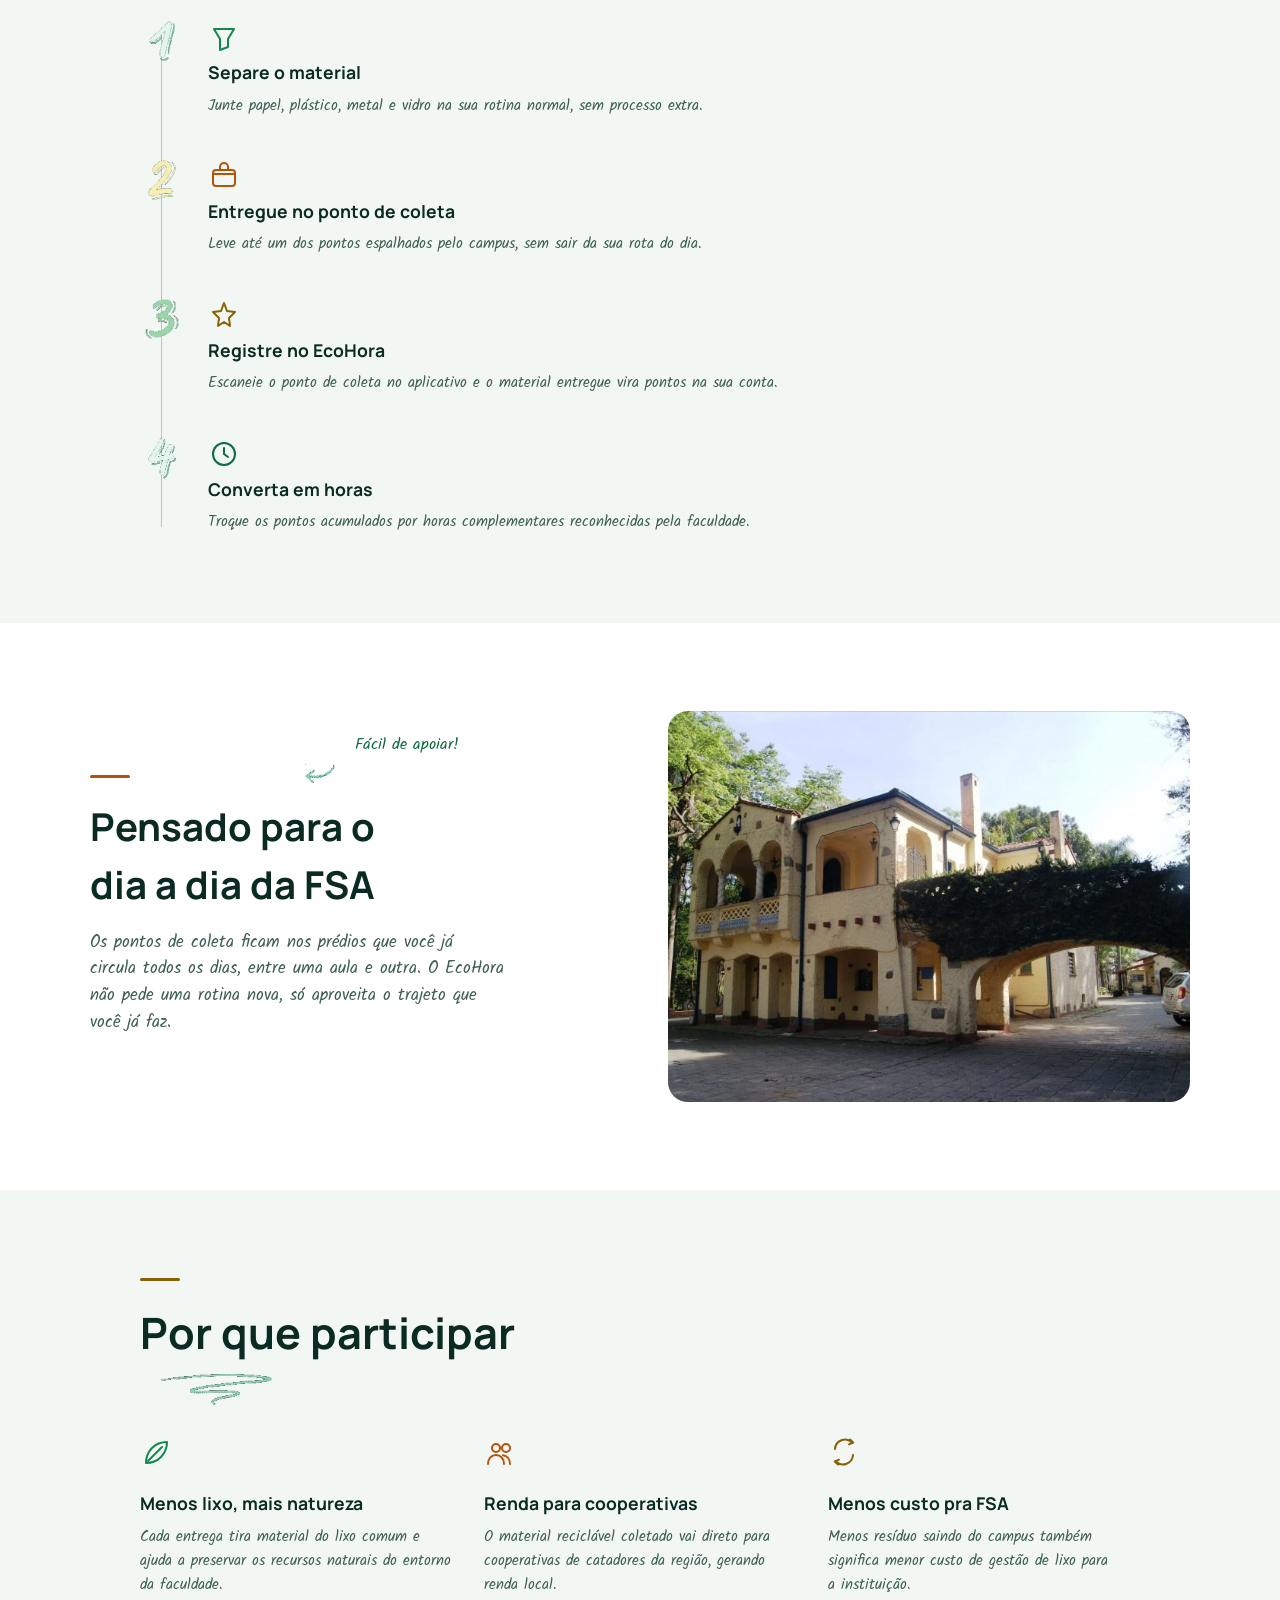
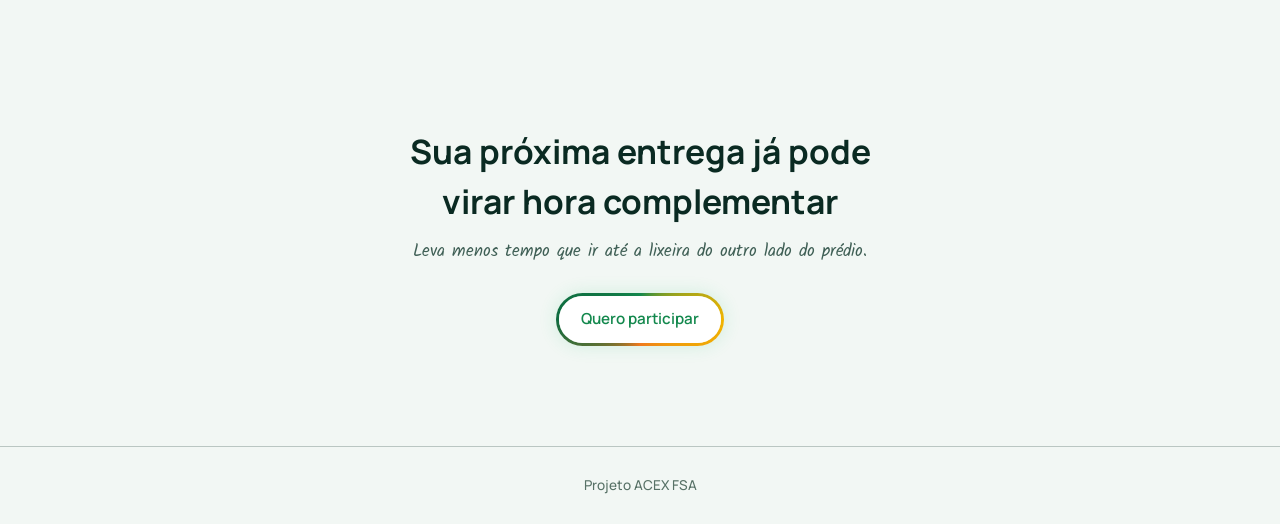
<file: frontend/home.html>
<!DOCTYPE html>
<html lang="pt-BR">
<head>
<meta charset="UTF-8">
<meta name="viewport" content="width=device-width, initial-scale=1.0">
<title>EcoHora — Recicle e conquiste horas complementares</title>
<meta name="description" content="EcoHora é o projeto da Fundação Santo André que transforma a reciclagem de embalagens em horas complementares reais.">
<meta name="theme-color" content="#071f1c">
<link rel="manifest" href="manifest.webmanifest">
<link rel="icon" href="assets/icon512_rounded.png">

<link rel="preconnect" href="https://fonts.googleapis.com">
<link rel="preconnect" href="https://fonts.gstatic.com" crossorigin>
<link href="https://fonts.googleapis.com/css2?family=Manrope:wght@400;500;600;700&family=Kalam:wght@400;700&display=swap" rel="stylesheet">

<script src="theme.js"></script>
<link rel="stylesheet" href="estilos/tokens.css">
<link rel="stylesheet" href="estilos/home.css">
</head>
<body>

<a class="skip-link" href="#conteudo">Pular para o conteúdo</a>

<header class="site-header">
  <div class="header-inner">

    <a class="brand" href="home.html" aria-label="EcoHora, página inicial">
      <img class="brand-mark" src="assets/Ca105ad9cfc8580c765101d17bbb2323.webp" width="28" height="28" alt="">
      <span class="brand-name">Eco<span>Hora</span></span>
    </a>

    <nav class="primary-nav" aria-label="Navegação principal">
      <a class="btn btn-nav" href="login.html">Entrar no site</a>
      <a class="btn btn-nav-outline" href="#sobre">Conhecer o projeto</a>
    </nav>

    <button
      class="menu-toggle"
      id="menuToggle"
      type="button"
      aria-expanded="false"
      aria-controls="mobileMenu"
      aria-label="Abrir menu">
      <span class="menu-toggle-box">
        <span class="menu-toggle-bar"></span>
        <span class="menu-toggle-bar"></span>
        <span class="menu-toggle-bar"></span>
      </span>
    </button>

  </div>

  <div class="mobile-menu" id="mobileMenu" hidden>
    <a class="btn btn-ghost btn-block" href="login.html">Entrar no site</a>
    <a class="btn btn-outline btn-block" href="#sobre">Conhecer o projeto</a>
  </div>
</header>

<main id="conteudo">

  <section class="hero ilha-escura" aria-labelledby="hero-title">
    <div class="hero-media" role="img" aria-label="Área verde da Fundação Santo André, com trilhas entre as árvores do campus"></div>
    <div class="hero-scrim"></div>
    <div class="hero-grain" aria-hidden="true"></div>
    <div class="hero-fade" aria-hidden="true"></div>

    <div class="hero-content">
      <h1 id="hero-title" class="hero-title">SÓ AQUI</h1>

      <p class="hero-subtitle">
        <span class="accent-warm" id="heroDynamicWord">Sua embalagem</span><br>
        vale <span class="accent-gold">horas complementares</span>
      </p>

      <a class="btn btn-cta-glow hero-cta" href="login.html">Comece a ganhar</a>
    </div>

    <div class="hero-clock" id="heroClock">
      <img class="leaf-clock-img" src="assets/leaf-clock.png" alt="Ícone de folha com relógio, símbolo do EcoHora">
      <svg class="leaf-clock-hand-overlay" viewBox="0 0 956 1199" aria-hidden="true">
        <line id="clockHand" x1="454" y1="612" x2="454" y2="507" stroke="white" stroke-width="15" stroke-linecap="round"/>
        <circle cx="454" cy="612" r="7" fill="white"/>
      </svg>
    </div>
  </section>

  <section class="intro" id="sobre" aria-labelledby="intro-title">
    <div class="intro-inner">
      <span class="section-rule is-green"></span>
      <h2 id="intro-title">Reciclagem por horas complementares</h2>
      <img class="doodle-underline is-short" src="assets/doodles/doodle-underline-short.png" alt="" aria-hidden="true">
      <p class="text-hand">
        Transforme o lixo reciclável que você já separa em horas para a
        faculdade. O EcoHora une sustentabilidade, impacto social e
        incentivo acadêmico numa única ação dentro do campus.
      </p>
    </div>
  </section>

  <section class="how" id="como-funciona" aria-labelledby="how-title">
    <div class="how-inner">
      <span class="section-rule is-green"></span>
      <h2 id="how-title">Como funciona, em quatro passos</h2>
      <img class="doodle-underline" src="assets/doodles/doodle-underline-long.png" alt="" aria-hidden="true">

      <ol class="how-timeline">
        <li class="how-step">
          <img class="how-step-num" src="assets/doodles/doodle-num-1.png" alt="Passo 1" width="44" height="44">
          <div class="how-step-body">
            <svg width="32" height="32" viewBox="0 0 32 32" fill="none" aria-hidden="true">
              <path d="M6 8h20l-6 10v8l-8 3v-11L6 8Z" stroke="var(--green)" stroke-width="2" stroke-linejoin="round"/>
            </svg>
            <h3>Separe o material</h3>
            <p class="text-hand">Junte papel, plástico, metal e vidro na sua rotina normal, sem processo extra.</p>
          </div>
        </li>

        <li class="how-step">
          <img class="how-step-num" src="assets/doodles/doodle-num-2.png" alt="Passo 2" width="44" height="44">
          <div class="how-step-body">
            <svg width="32" height="32" viewBox="0 0 32 32" fill="none" aria-hidden="true">
              <rect x="5" y="10" width="22" height="16" rx="3" stroke="var(--warm)" stroke-width="2"/>
              <path d="M5 14h22" stroke="var(--warm)" stroke-width="2"/>
              <path d="M12 10V7a4 4 0 0 1 8 0v3" stroke="var(--warm)" stroke-width="2" fill="none"/>
            </svg>
            <h3>Entregue no ponto de coleta</h3>
            <p class="text-hand">Leve até um dos pontos espalhados pelo campus, sem sair da sua rota do dia.</p>
          </div>
        </li>

        <li class="how-step">
          <img class="how-step-num" src="assets/doodles/doodle-num-3.png" alt="Passo 3" width="44" height="44">
          <div class="how-step-body">
            <svg width="32" height="32" viewBox="0 0 32 32" fill="none" aria-hidden="true">
              <path d="M16 4 19 12 27 13 21 19 22 27 16 23 10 27 11 19 5 13 13 12 16 4Z" stroke="var(--gold)" stroke-width="2" stroke-linejoin="round" fill="none"/>
            </svg>
            <h3>Registre no EcoHora</h3>
            <p class="text-hand">Escaneie o ponto de coleta no aplicativo e o material entregue vira pontos na sua conta.</p>
          </div>
        </li>

        <li class="how-step">
          <img class="how-step-num" src="assets/doodles/doodle-num-4.png" alt="Passo 4" width="44" height="44">
          <div class="how-step-body">
            <svg width="32" height="32" viewBox="0 0 32 32" fill="none" aria-hidden="true">
              <circle cx="16" cy="16" r="11" stroke="var(--green-light)" stroke-width="2"/>
              <path d="M16 10v6l4 3" stroke="var(--green-light)" stroke-width="2" stroke-linecap="round"/>
            </svg>
            <h3>Converta em horas</h3>
            <p class="text-hand">Troque os pontos acumulados por horas complementares reconhecidas pela faculdade.</p>
          </div>
        </li>
      </ol>
    </div>
  </section>

  <section class="campus" aria-labelledby="campus-title">
    <div class="campus-inner">
      <div class="campus-text doodle-note">
        <span class="section-rule is-warm"></span>
        <h2 id="campus-title">Pensado para o dia a dia da FSA</h2>
        <img class="doodle-arrow campus-doodle-arrow" src="assets/doodles/doodle-arrow-swoop.png" alt="" aria-hidden="true">
        <span class="doodle-label campus-doodle-label">Fácil de apoiar!</span>
        <p class="text-hand">
          Os pontos de coleta ficam nos prédios que você já circula todos os dias,
          entre uma aula e outra. O EcoHora não pede uma rotina nova, só aproveita
          o trajeto que você já faz.
        </p>
      </div>
      <div class="campus-media" role="img" aria-label="Área externa da Fundação Santo André com árvores e caminho de acesso aos prédios"></div>
    </div>
  </section>

  <section class="benefits" aria-labelledby="benefits-title">
    <div class="benefits-inner doodle-note">
      <span class="section-rule is-gold"></span>
      <h2 id="benefits-title">Por que participar</h2>
      <img class="doodle-underline is-short" src="assets/doodles/doodle-underline-short.png" alt="" aria-hidden="true">

      <div class="benefits-grid">
        <article class="benefit-item">
          <svg width="32" height="32" viewBox="0 0 32 32" fill="none" aria-hidden="true">
            <path d="M6 27C6 15 15 6 27 6c0 12-9 21-21 21Z" stroke="var(--green)" stroke-width="2" stroke-linejoin="round"/>
            <path d="M8 25 22 11" stroke="var(--green)" stroke-width="2" stroke-linecap="round"/>
          </svg>
          <h3>Menos lixo, mais natureza</h3>
          <p class="text-hand">Cada entrega tira material do lixo comum e ajuda a preservar os recursos naturais do entorno da faculdade.</p>
        </article>

        <article class="benefit-item">
          <svg width="32" height="32" viewBox="0 0 32 32" fill="none" aria-hidden="true">
            <circle cx="12" cy="12" r="4" stroke="var(--warm)" stroke-width="2"/>
            <circle cx="22" cy="12" r="4" stroke="var(--warm)" stroke-width="2"/>
            <path d="M4 28c0-5.5 3.6-9 8-9s8 3.5 8 9" stroke="var(--warm)" stroke-width="2" stroke-linecap="round"/>
            <path d="M19 19.3c4 .4 7 3.7 7 8.7" stroke="var(--warm)" stroke-width="2" stroke-linecap="round"/>
          </svg>
          <h3>Renda para cooperativas</h3>
          <p class="text-hand">O material reciclável coletado vai direto para cooperativas de catadores da região, gerando renda local.</p>
        </article>

        <article class="benefit-item">
          <svg width="32" height="32" viewBox="0 0 32 32" fill="none" aria-hidden="true">
            <path d="M7 13a10 10 0 0 1 17-6.5" stroke="var(--gold)" stroke-width="2" stroke-linecap="round"/>
            <path d="M22 3.5l3.2 3-4.2 1.8" stroke="var(--gold)" stroke-width="2" stroke-linecap="round" stroke-linejoin="round"/>
            <path d="M25 19a10 10 0 0 1-17 6.5" stroke="var(--gold)" stroke-width="2" stroke-linecap="round"/>
            <path d="M10 28.5l-3.2-3 4.2-1.8" stroke="var(--gold)" stroke-width="2" stroke-linecap="round" stroke-linejoin="round"/>
          </svg>
          <h3>Menos custo pra FSA</h3>
          <p class="text-hand">Menos resíduo saindo do campus também significa menor custo de gestão de lixo para a instituição.</p>
        </article>
      </div>
    </div>
  </section>

  <section class="closing-cta" aria-labelledby="closing-cta-title">
    <div class="closing-cta-inner">
      <h2 id="closing-cta-title">Sua próxima entrega já pode virar hora complementar</h2>
      <p class="text-hand">Leva menos tempo que ir até a lixeira do outro lado do prédio.</p>
      <a class="btn btn-cta-glow" href="login.html">Quero participar</a>
    </div>
  </section>
</main>

<footer class="site-footer">
  <p>Projeto ACEX FSA</p>
</footer>

<button class="back-to-top" id="backToTop" type="button" aria-label="Voltar ao topo">
  <svg width="16" height="16" viewBox="0 0 16 16" fill="none" aria-hidden="true">
    <path d="M8 13V3M8 3 3 8M8 3l5 5" stroke="currentColor" stroke-width="1.6" stroke-linecap="round" stroke-linejoin="round"/>
  </svg>
  Topo
</button>

<script src="home.js"></script>
<script>
  if ('serviceWorker' in navigator) {
    window.addEventListener('load', () => {
      navigator.serviceWorker.register('sw.js').catch(err => {
        console.warn('Não foi possível registrar o service worker:', err);
      });
    });
  }
</script>
</body>
</html>
</file>
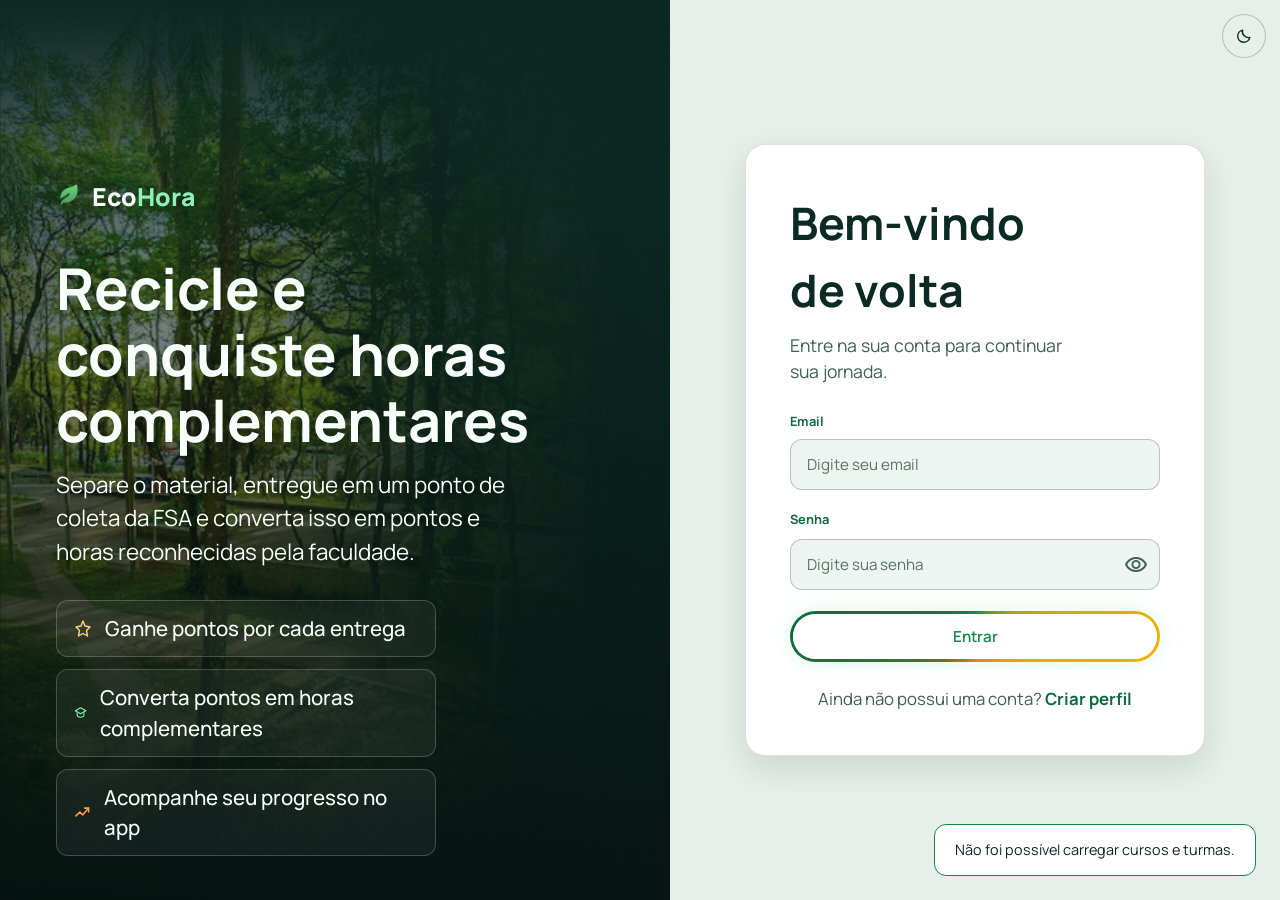
<file: frontend/login.html>
<!DOCTYPE html>
<html lang="pt-BR">
<head>
<meta charset="UTF-8">
<meta name="viewport" content="width=device-width, initial-scale=1.0">
<title>Entrar - EcoHora</title>
<meta name="description" content="Entre ou crie sua conta no EcoHora para começar a converter reciclagem em horas complementares.">
<meta name="theme-color" content="#071f1c">
<link rel="icon" href="assets/icon512_rounded.png">
<link rel="manifest" href="manifest.webmanifest">

<link rel="preconnect" href="https://fonts.googleapis.com">
<link rel="preconnect" href="https://fonts.gstatic.com" crossorigin>
<link href="https://fonts.googleapis.com/css2?family=Manrope:wght@400;500;600;700&display=swap" rel="stylesheet">
<link rel="stylesheet" href="https://fonts.googleapis.com/css2?family=Material+Symbols+Outlined:opsz,wght,FILL,GRAD@20..48,100..700,0..1,-50..200" />

<script src="theme.js"></script>
<link rel="stylesheet" href="estilos/tokens.css">
<link rel="stylesheet" href="estilos/login.css">
</head>
<body>

<main class="login-shell">

  <!-- LADO ESQUERDO: mesma foto e vinheta do hero da home -->
  <section class="login-info ilha-escura" aria-hidden="true">
    <div class="login-info-media"></div>
    <div class="login-info-edges"></div>
    <div class="login-info-scrim"></div>
    <div class="login-info-grain"></div>

    <div class="login-info-content">
      <a class="brand" href="index.html">
        <img class="brand-mark" src="assets/Ca105ad9cfc8580c765101d17bbb2323.webp" width="26" height="26" alt="">
        <span class="brand-name">Eco<span>Hora</span></span>
      </a>

      <h1 class="login-info-title">Recicle e conquiste horas complementares</h1>
      <p class="login-info-text">
        Separe o material, entregue em um ponto de coleta da FSA e converta
        isso em pontos e horas reconhecidas pela faculdade.
      </p>

      <ul class="benefit-list">
        <li class="benefit">
          <svg width="20" height="20" viewBox="0 0 20 20" fill="none" aria-hidden="true">
            <path d="M10 2 12 7 17 8 13.5 11.5 14.5 17 10 14.5 5.5 17 6.5 11.5 3 8 8 7 10 2Z" stroke="var(--gold)" stroke-width="1.4" stroke-linejoin="round" fill="none"/>
          </svg>
          <span>Ganhe pontos por cada entrega</span>
        </li>
        <li class="benefit">
          <svg width="20" height="20" viewBox="0 0 20 20" fill="none" aria-hidden="true">
            <path d="M10 3 3 7l7 4 7-4-7-4Z" stroke="var(--green-light)" stroke-width="1.4" stroke-linejoin="round" fill="none"/>
            <path d="M5.5 9.5V13c0 1.4 2 2.5 4.5 2.5s4.5-1.1 4.5-2.5V9.5" stroke="var(--green-light)" stroke-width="1.4" fill="none"/>
          </svg>
          <span>Converta pontos em horas complementares</span>
        </li>
        <li class="benefit">
          <svg width="20" height="20" viewBox="0 0 20 20" fill="none" aria-hidden="true">
            <path d="M3 14l4-4 3 3 6-7" stroke="var(--warm)" stroke-width="1.6" stroke-linecap="round" stroke-linejoin="round" fill="none"/>
            <path d="M12 6h4v4" stroke="var(--warm)" stroke-width="1.6" stroke-linecap="round" stroke-linejoin="round" fill="none"/>
          </svg>
          <span>Acompanhe seu progresso no app</span>
        </li>
      </ul>
    </div>
  </section>

  <!-- LADO DIREITO: formulário -->
  <section class="login-form-area">
    <div class="form-box card">

      <div class="form-container active" id="loginForm">
        <h2>Bem-vindo de volta</h2>
        <p class="form-description">Entre na sua conta para continuar sua jornada.</p>

        <form id="entrarForm" novalidate>
          <div class="field">
            <label for="loginEmail">Email</label>
            <input type="email" id="loginEmail" placeholder="Digite seu email" required>
          </div>

          <div class="field">
            <label for="loginSenha">Senha</label>
            <div class="password-field">
                <input type="password" id="loginSenha" placeholder="Digite sua senha" autocomplete="current-password" required>
                    <button type="button" class="password-change-visibility-button" onclick="togglePasswordVisibility(this)">
                        <span class="material-symbols-outlined password-change-visibilitty-icons ">
                            visibility
                        </span>
                        <span class="material-symbols-outlined password-change-visibilitty-icons hidden">
                            visibility_off
                        </span>
                    </button>
            </div>
          </div>

          <button type="submit" class="btn btn-cta-glow btn-block">Entrar</button>
        </form>

        <p class="switch-text">
          Ainda não possui uma conta?
          <button type="button" onclick="mostrarCadastro()">Criar perfil</button>
        </p>
      </div>

      <div class="form-container" id="cadastroForm">
        <h2>Crie seu perfil</h2>
        <p class="form-description">Preencha seus dados para começar sua jornada no EcoHora.</p>

        <form id="criarContaForm" novalidate>
          <div class="field">
            <label for="cadastroNome">Nome completo</label>
            <input type="text" id="cadastroNome" placeholder="Digite seu nome completo" required>
          </div>

          <div class="field">
            <label for="cadastroRA">RA</label>
            <input type="text" id="cadastroRA" placeholder="Digite seu RA" inputmode="numeric" maxlength="6" pattern="[0-9]{6}" required>
          </div>

          <div class="field">
            <label for="cadastroEmail">Email</label>
            <input type="email" id="cadastroEmail" placeholder="Digite seu email" required>
          </div>

          <div class="field">
            <label for="cadastroSenha">Senha</label>
            <div class="password-field">
                <input type="password" id="cadastroSenha" placeholder="Crie uma senha" autocomplete="new-password" aria-describedby="senhaRegras" required>
                    <button type="button" class="password-change-visibility-button" aria-label="Mostrar ou ocultar senha" onclick="togglePasswordVisibility(this)">
                        <span class="material-symbols-outlined password-change-visibilitty-icons">
                            visibility
                        </span>
                        <span class="material-symbols-outlined password-change-visibilitty-icons hidden">
                            visibility_off
                        </span>
                    </button>
            </div>
            <ul class="pw-rules" id="senhaRegras" aria-live="polite"></ul>
          </div>

          <div class="field">
            <label for="confirmarSenha">Confirmar senha</label>
            <div class="password-field">
                <input type="password" id="confirmarSenha" placeholder="Digite sua senha novamente" autocomplete="new-password" required>
                    <button type="button" class="password-change-visibility-button" onclick="togglePasswordVisibility(this)">
                        <span class="material-symbols-outlined password-change-visibilitty-icons ">
                            visibility
                        </span>
                        <span class="material-symbols-outlined password-change-visibilitty-icons hidden">
                            visibility_off
                        </span>
                    </button>
            </div>
          </div>

          <div class="field">
            <label for="cadastroCurso">Curso</label>
            <select id="cadastroCurso" required>
              <option value="">Selecione seu curso</option>
            </select>
          </div>

          <div class="field">
            <label for="cadastroTurma">Turma</label>
            <input type="text" id="cadastroTurma" placeholder="Ex: 3 B noturno" required>
          </div>

          <button type="submit" class="btn btn-cta-glow btn-block">Criar perfil</button>
        </form>

        <p class="switch-text">
          Já possui uma conta?
          <button type="button" onclick="mostrarLogin()">Entrar</button>
        </p>
      </div>

    </div>
  </section>

</main>

<div class="message" id="message" role="status" aria-live="polite"></div>


<!-- Funcionalidades da página -->

<script>
    
    function togglePasswordVisibility(button) {

        const inputField = button.previousElementSibling;

        const icons = button.querySelectorAll('.password-change-visibilitty-icons');
        const visibilityIcon = icons[0];
        const visibilityOffIcon = icons[1];

        if (inputField.type === 'password') {
            inputField.type = 'text';
            visibilityIcon.classList.add('hidden');
            visibilityOffIcon.classList.remove('hidden');
        } else {
            inputField.type = 'password';
            visibilityIcon.classList.remove('hidden');
            visibilityOffIcon.classList.add('hidden');
        }
    }
</script>

<script src="api.js"></script>
<script src="auth.js"></script>
<script src="login.js"></script>

</body>
</html>
</file>
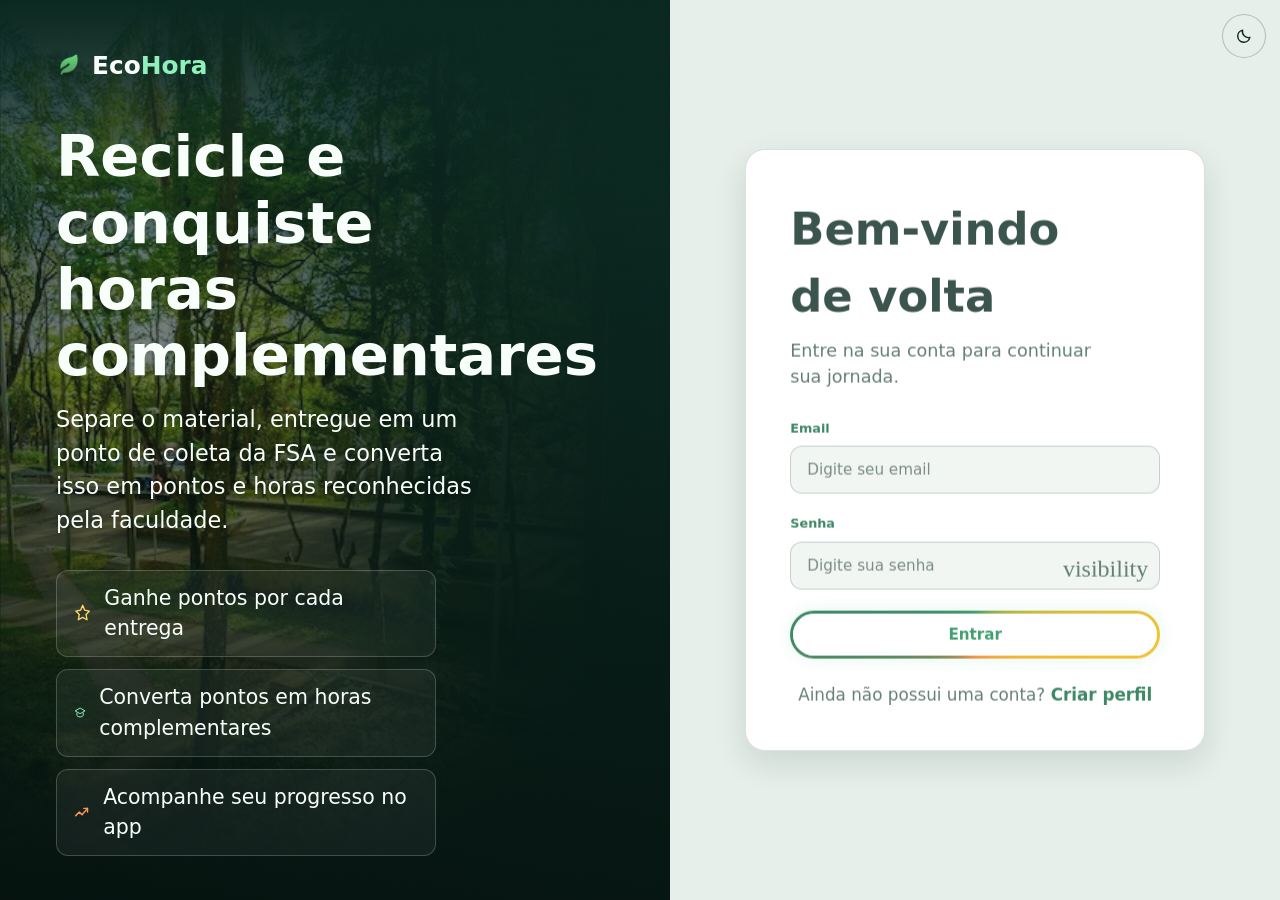
<file: frontend/menu.html>
<!DOCTYPE html>
<html lang="pt-BR">
<head>
<meta charset="UTF-8">
<meta name="viewport" content="width=device-width, initial-scale=1.0">
<title>EcoHora — Plataforma Gamificada</title>
<link rel="stylesheet" href="estilos/slide.css">
<link rel="icon" href="assets/Ca105ad9cfc8580c765101d17bbb2323.webp">
</head>

<body>

<header>
  <div class="brand">
    <h1>Eco<span>Hora</span></h1>
    <img src="assets/Ca105ad9cfc8580c765101d17bbb2323.webp" class="leaf-img" alt="EcoHora">
  </div>

  <nav>
    <ul>
      <li><button class="active" data-page="0">🏠 <span class="nav-text">Home</span></button></li>
      <li><button data-page="1">👥 <span class="nav-text">Grupo</span></button></li>
      <li><button data-page="2">♻️ <span class="nav-text">Lixão</span></button></li>
      <li><button data-page="3">🛒 <span class="nav-text">Loja</span></button></li>
      <li><button data-page="4">⚔️ <span class="nav-text">Batalha</span></button></li>
      <li><button data-page="5">📍 <span class="nav-text">Postos</span></button></li>
    </ul>
  </nav>

  <div class="header-points">⭐ <span id="points">0</span> pts</div>

  <button id="logoutButton" type="button">Sair</button>
</header>


<main class="viewport">
<div class="pages" id="pages">

<section class="page"><div class="container">
  <div class="hero">
    <div class="hero-main">
      <span class="eyebrow">ECOHORA • FUNDAÇÃO SANTO ANDRÉ</span>
      <h2>Recicle e Conquiste suas horas.</h2>

      <p>👥 GRUPO - A turma que você está, mostra quem fez mais pontos reciclando e a quantidade de alunos.</p>
      <p>♻️ LIXÃO - Aba que registra o lixo que será reciclado.</p>
      <p>🛒 LOJA - Lugar onde você pode gastar seus pontos decorando seu perfil ou resgatando horas complementares.</p>
      <p>⚔️ BATALHA - Dispute contra outras turmas para ver quem consegue reciclar mais e ganhe recompensas.</p>
      <p>📍 POSTOS - Mapa com os pontos de entrega do lixo reciclável.</p>

      <button class="btn" onclick="goToPage(2)">♻️ Registrar reciclagem</button>
    </div>

    <div class="card level-card">
      <span class="eyebrow">SEU PROGRESSO</span>
      <h2>Nível 1</h2>
      <p>Continue reciclando para desbloquear novas recompensas.</p>

      <div class="level-row">
        <span>XP</span>
        <b>72 / 100</b>
      </div>

      <div class="progress">
        <div></div>
      </div>
    </div>
  </div>

  <div class="grid stats">
    <div class="card stat">
      <div class="icon">⭐</div>
      <small>PONTOS</small>
      <strong id="pointsHome">0</strong>
    </div>

    <div class="card stat">
      <div class="icon">🎓</div>
      <small>HORAS COMPLEMENTARES</small>
      <strong>0h</strong>
    </div>

    <div class="card stat">
      <div class="icon">♻️</div>
      <small>ENTREGAS</small>
      <strong id="deliveries">0</strong>
    </div>

    <div class="card stat">
      <div class="icon">🔥</div>
      <small>SEQUÊNCIA</small>
      <strong>1 dia</strong>
    </div>
  </div>

  <h2 style="margin-top:28px">🎯 Missões</h2>

  <div class="grid missions">
    <div class="card mission" onclick="goToPage(2)">
      <h3>♻️ Primeira entrega</h3>
      <p>Registre seu primeiro material reciclável.</p>
      <div class="points">+50 XP</div>
    </div>

    <div class="card mission" onclick="goToPage(5)">
      <h3>📍 Explorador verde</h3>
      <p>Encontre um ponto de coleta na faculdade.</p>
      <div class="points">+30 XP</div>
    </div>

    <div class="card mission" onclick="goToPage(4)">
      <h3>⚔️ Entre na batalha</h3>
      <p>Veja a disputa entre os grupos.</p>
      <div class="points">+20 XP</div>
    </div>
  </div>
</div></section>


<section class="page"><div class="container">
  <h2 class="title">Sua Turma 👥</h2>
  <p class="subtitle">A pontuação coletiva incentiva a participação de todos.</p>

  <div class="group-head">
    <div>
      <span class="eyebrow">GRUPO ATUAL</span>
      <div class="group-name">Guardiões da Terra</div>
      <p class="subtitle" style="margin:6px 0 0">12 integrantes</p>
    </div>

    <div class="group-score">
      <strong>0</strong> pontos
    </div>
  </div>

  <h2 style="margin-bottom:15px">🏆 Ranking</h2>

  <div class="ranking">
    <div class="rank">
      <div class="pos">1</div>
      <div class="name">Você</div>
      <div class="score" id="rankPoints">0 pts</div>
    </div>

    <div class="rank">
      <div class="pos">2</div>
      <div class="name">Ana</div>
      <div class="score">0 pts</div>
    </div>

    <div class="rank">
      <div class="pos">3</div>
      <div class="name">Pedro</div>
      <div class="score">0 pts</div>
    </div>

    <div class="rank">
      <div class="pos">4</div>
      <div class="name">Lucas</div>
      <div class="score">0 pts</div>
    </div>
  </div>
</div></section>


<section class="page"><div class="container">
  <h2 class="title">Lixão ♻️</h2>
  <p class="subtitle">Registre a entrega do material reciclável para receber pontos.</p>

  <div class="warning">
    Demonstração: os dados e pontuações abaixo são fictícios.
  </div>

  <div class="grid recycle-grid">

    <div class="card recycle" onclick="recycle('Plástico',50)">
      <div class="big">🧴</div>
      <h3>Plástico</h3>
      <p>Garrafas, embalagens e outros recicláveis.</p>
      <div class="points">+50 pontos</div>
    </div>

    <div class="card recycle" onclick="recycle('Papel',40)">
      <div class="big">📄</div>
      <h3>Papel</h3>
      <p>Folhas, caixas e materiais de papel.</p>
      <div class="points">+40 pontos</div>
    </div>

    <div class="card recycle" onclick="recycle('Vidro',70)">
      <div class="big">🍾</div>
      <h3>Vidro</h3>
      <p>Garrafas e recipientes de vidro.</p>
      <div class="points">+70 pontos</div>
    </div>

    <div class="card recycle" onclick="recycle('Metal',80)">
      <div class="big">🥫</div>
      <h3>Metal</h3>
      <p>Latas e outros metais recicláveis.</p>
      <div class="points">+80 pontos</div>
    </div>

  </div>

  <div class="card" style="margin-top:18px">
    <h3>Como funciona?</h3>
    <p>
      Escolha o tipo de material entregue. Em uma versão real,
      esta ação deverá ser validada por um posto de coleta antes
      da conversão em pontos e horas complementares.
    </p>
  </div>
</div></section>


<section class="page"><div class="container">
  <h2 class="title">Loja 🛒</h2>
  <p class="subtitle">Use os pontos conquistados para desbloquear recompensas.</p>

  <div class="grid shop-grid">

    <div class="card shop">
      <div class="shop-image">☕</div>
      <h3>Horas Complementares</h3>
      <div class="price">1.000 pts</div>
      <button class="btn" onclick="buy('Copo EcoHora')">Resgatar</button>
    </div>

    <div class="card shop">
      <div class="shop-image">👕</div>
      <h3>Roupas</h3>
      <div class="price">500 pts</div>
      <button class="btn" onclick="buy('Camiseta')">Resgatar</button>
    </div>

    <div class="card shop">
      <div class="shop-image">🖼️</div>
      <h3>Moldura</h3>
      <div class="price">750 pts</div>
      <button class="btn" onclick="buy('Voucher')">Resgatar</button>
    </div>

    <div class="card shop">
      <div class="shop-image">🏆</div>
      <h3>Badge especial</h3>
      <div class="price">10.000 pts</div>
      <button class="btn" onclick="buy('Badge especial')">Resgatar</button>
    </div>

  </div>
</div></section>


<section class="page"><div class="container">
  <h2 class="title">Batalha ⚔️</h2>
  <p class="subtitle">Desafios entre turmas para conquistar recompensas.</p>

  <div class="battle">

    <div class="team">
      <div class="big">🌱</div>
      <h2>Guardiões da Terra</h2>
      <div class="team-score" id="teamScore">0</div>
      <small>pontos</small>

      <div class="battlebar">
        <div></div>
      </div>
    </div>

    <div class="vs">VS</div>

    <div class="team">
      <div class="big">🌊</div>
      <h2>Eco Warriors</h2>
      <div class="team-score">0</div>
      <small>pontos</small>

      <div class="battlebar">
        <div style="width:52%"></div>
      </div>
    </div>

  </div>

  <div class="card">
    <span class="eyebrow">DESAFIO DA SEMANA</span>
    <h2>Quem recicla mais?</h2>
    <p>Registre suas entregas e ajude a sua turma a conquistar a próxima vitória.</p>

    <button
      class="btn"
      style="margin-top:16px"
      onclick="showToast('🔥 Você entrou no desafio!')">
      Participar
    </button>
  </div>
</div></section>


<section class="page"><div class="container">
  <h2 class="title">Postos 📍</h2>
  <p class="subtitle">Locais para coleta de recicláveis.</p>

  <div class="warning">
    ESSES DADOS SÃO FICCIONAIS, AINDA NÃO REFLETEM A REALIDADE FIEL DO AMBIENTE.
  </div>

  <div class="stations">

    <div class="map">
      <img
        src="assets/mapa-fsa_atualizado-931x1024.jpg"
        alt="Mapa da Fundação Santo André"
        onerror="this.style.display='none'">

      <div class="map-placeholder">
        🗺️ Mapa dos pontos de coleta
      </div>
    </div>

    <div class="station-list">

      <div class="station">
        <h3>📍 Fafil</h3>
        <p>Ao lado esquerdo da saída, sentido FAECO.</p>
        <div class="distance">Ponto de coleta</div>
      </div>

      <div class="station">
        <h3>📍 Fafil — 1ºA</h3>
        <p>Ao lado dos banheiros no 1ºA, lado Leste.</p>
        <div class="distance">Ponto de coleta</div>
      </div>

      <div class="station">
        <h3>📍 Fafil — Térreo</h3>
        <p>Perto da entrada sentido Faengs.</p>
        <div class="distance">Ponto de coleta</div>
      </div>

      <div class="station">
        <h3>📍 Prédio Central</h3>
        <p>Ao lado de fora da cantina, em frente à praça.</p>
        <div class="distance">Ponto de coleta</div>
      </div>

      <div class="station">
        <h3>📍 Prédio Central</h3>
        <p>Perto da secretaria, ao lado da mesa de ping pong.</p>
        <div class="distance">Ponto de coleta</div>
      </div>

    </div>
  </div>
</div></section>

</div>
</main>


<div class="toast" id="toast"></div>


<!-- API E AUTENTICAÇÃO -->
<script src="api.js"></script>
<script src="auth.js"></script>


<!-- FUNCIONALIDADES DA PÁGINA -->
<script>
const pages = document.getElementById('pages');
const buttons = [...document.querySelectorAll('nav button')];

let current = 0;
let points = 0;
let deliveries = 0;
let startX = 0;


function goToPage(n) {
  n = Math.max(0, Math.min(5, n));
  current = n;

  pages.style.transform = `translateX(-${n * 100}vw)`;

  buttons.forEach((b, i) => {
    b.classList.toggle('active', i === n);
  });
}


buttons.forEach(b => {
  b.addEventListener('click', () => goToPage(+b.dataset.page));
});


document.addEventListener('keydown', e => {
  if (e.key === 'ArrowRight') {
    goToPage(current + 1);
  }

  if (e.key === 'ArrowLeft') {
    goToPage(current - 1);
  }
});


pages.addEventListener('pointerdown', e => {
  startX = e.clientX;
});


pages.addEventListener('pointerup', e => {
  const d = startX - e.clientX;

  if (Math.abs(d) > 55) {
    goToPage(current + (d > 0 ? 1 : -1));
  }
});


function update() {
  document.getElementById('points').textContent =
    points.toLocaleString('pt-BR');

  document.getElementById('pointsHome').textContent =
    points.toLocaleString('pt-BR');

  document.getElementById('deliveries').textContent =
    deliveries;

  document.getElementById('rankPoints').textContent =
    points.toLocaleString('pt-BR') + ' pts';

  document.getElementById('teamScore').textContent =
    points.toLocaleString('pt-BR');
}


function recycle(material, value) {
  points += value;
  deliveries++;

  update();

  showToast(`♻️ ${material} registrado! +${value} pontos`);
}


function buy(item) {
  showToast(`🛒 ${item}: resgate demonstrativo.`);
}


let timer;


function showToast(msg) {
  const t = document.getElementById('toast');

  t.textContent = msg;
  t.classList.add('show');

  clearTimeout(timer);

  timer = setTimeout(() => {
    t.classList.remove('show');
  }, 2800);
}


update();
</script>


<!-- CONTROLE DE SESSÃO -->
<script>

async function protectPage() {
  try {
    await getSession();

    console.log('Sessão válida.');
  } catch (error) {
    console.warn('Sessão inválida:', error.message);

    window.location.replace('login.html');
  }
}


const logoutButton = document.getElementById('logoutButton');


logoutButton.addEventListener('click', async function () {
  try {
    logoutButton.disabled = true;
    logoutButton.textContent = 'Saindo...';

    await logout();

    localStorage.removeItem('usuarioEmail');

    window.location.replace('login.html');

  } catch (error) {
    console.error('Erro ao realizar logout:', error);

    // Mesmo se a API estiver indisponível,
    // não deixamos o usuário permanecer na tela protegida.
    localStorage.removeItem('usuarioEmail');

    window.location.replace('login.html');
  }
});


protectPage();


window.addEventListener('pageshow', async function (event) {
  if (event.persisted) {
    await protectPage();
  }
});

</script>

</body>
</html>
</file>
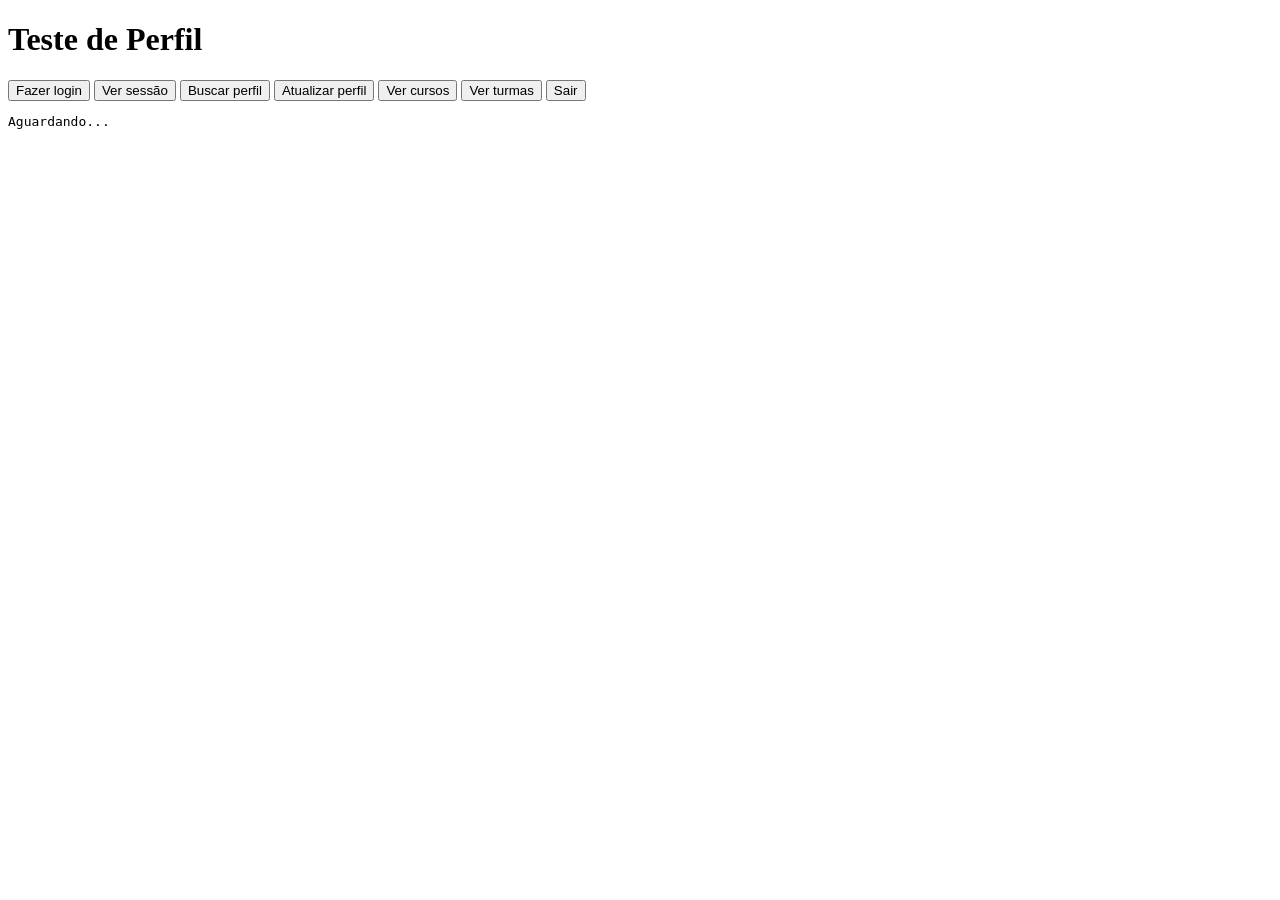
<file: frontend/testes/teste-perfil.html>
<!DOCTYPE html>
<html lang="pt-BR">

<head>
    <meta charset="UTF-8">
    <title>Teste Perfil - EcoHora</title>
</head>

<body>

    <h1>Teste de Perfil</h1>

    <button id="btn-login">
        Fazer login
    </button>

    <button id="btn-session">
        Ver sessão
    </button>

    <button id="btn-user">
        Buscar perfil
    </button>

    <button id="btn-update">
        Atualizar perfil
    </button>

    <button id="btn-courses">Ver cursos</button>
    <button id="btn-classes">Ver turmas</button>

    <button id="btn-logout">Sair</button>

    <pre id="resultado">Aguardando...</pre>

    <script src="../api.js"></script>
    <script src="../auth.js"></script>

    <script>
        const resultado = document.getElementById("resultado");

        function mostrar(data) {
            resultado.textContent =
                typeof data === "string"
                    ? data
                    : JSON.stringify(data, null, 2);
        }

        document.getElementById("btn-session").addEventListener("click", async () => {
            try {
                const resposta = await checkSession();
                mostrar(resposta);
            } catch (error) {
                mostrar(`Erro: ${error.message}`);
            }
        });

        document.getElementById("btn-user").addEventListener("click", async () => {
            try {
                const session = await checkSession();
                const resposta = await getUser(session.user.ra);
                mostrar(resposta);
            } catch (error) {
                mostrar(`Erro: ${error.message}`);
            }
        });

        document.getElementById("btn-login").addEventListener("click", async () => {
            try {
                const email = prompt("E-mail:");
                const password = prompt("Senha:");

                const resposta = await loginUser(email, password);

                mostrar(resposta);
            } catch (error) {
                mostrar(`Erro: ${error.message}`);
            }
        });

        document.getElementById("btn-update").addEventListener("click", async () => {
            try {
                const session = await checkSession();

                const resposta = await updateUser({
                    ra: session.user.ra,
                    name: "Teste de user atualizado"
                });

                mostrar(resposta);
            } catch (error) {
                mostrar(`Erro: ${error.message}`);
            }
        });

        document.getElementById("btn-courses").addEventListener("click", async () => {
            try {
                const resposta = await getCourses();
                mostrar(resposta);
            } catch (error) {
                mostrar(`Erro: ${error.message}`);
            }
        });

        document.getElementById("btn-classes").addEventListener("click", async () => {
            try {
                const resposta = await getClasses();
                mostrar(resposta);
            } catch (error) {
                mostrar(`Erro: ${error.message}`);
            }
        });

        document.getElementById("btn-logout").addEventListener("click", async () => {
            try {
                const resposta = await logoutUser();
                mostrar(resposta);
            } catch (error) {
                mostrar(`Erro: ${error.message}`);
            }
        });
    </script>

</body>

</html>
</file>
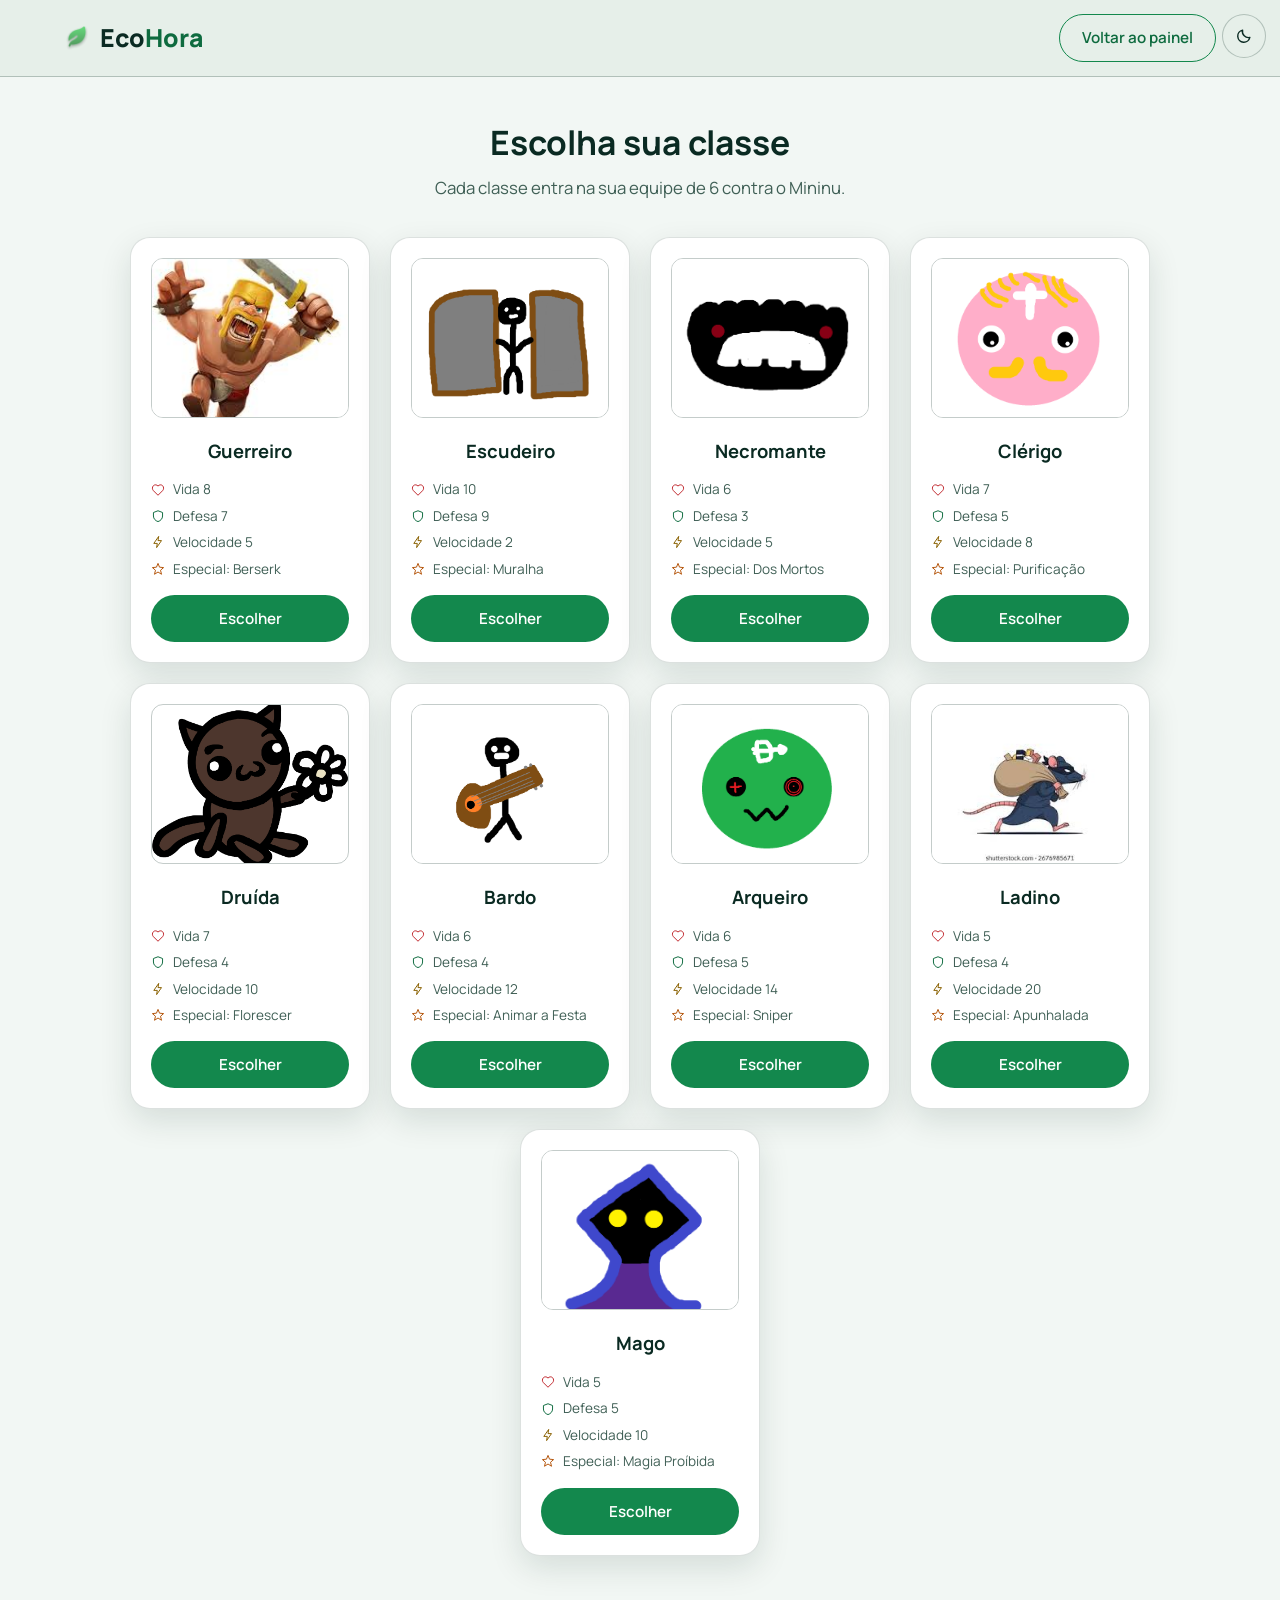
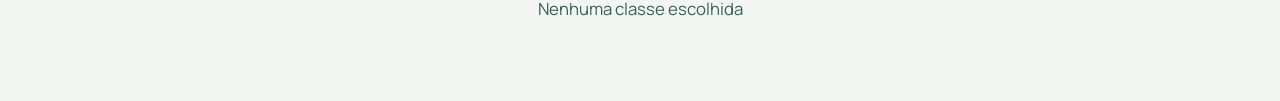
<file: frontend/pages/combate/batalha.html>
<!DOCTYPE html>
<html lang="pt-br">
<head>
    <meta charset="UTF-8">
    <meta name="viewport" content="width=device-width, initial-scale=1.0">
    <title>EcoHora — Escolha sua classe</title>

    <link rel="preconnect" href="https://fonts.googleapis.com">
    <link rel="preconnect" href="https://fonts.gstatic.com" crossorigin>
    <link href="https://fonts.googleapis.com/css2?family=Manrope:wght@400;500;600;700&display=swap" rel="stylesheet">

    <script src="../../theme.js"></script>
    <link rel="stylesheet" href="../../estilos/tokens.css">
    <link rel="icon" href="../../assets/icon512_rounded.png">

    <style>
        /* Só o que é específico desta tela; o resto (cor, botão,
           cartão, cabeçalho) vem de tokens.css. */

        main {
            max-width: 1100px;
            margin: 0 auto;
            padding: 40px 24px 80px;
        }

        .page-title {
            text-align: center;
            margin-bottom: 8px;
        }

        .page-subtitle {
            text-align: center;
            color: var(--muted);
            margin-bottom: 36px;
        }

        .classes-container {
            display: flex;
            justify-content: center;
            gap: 20px;
            flex-wrap: wrap;
        }

        .class-card {
            width: 240px;
            padding: 20px;
            text-align: center;
        }

        .class-card h2 {
            font-size: 1.15rem;
            margin-bottom: 14px;
        }

        .classe-img {
            width: 100%;
            height: 160px;
            object-fit: cover;
            border-radius: var(--radius-md);
            border: 1px solid var(--line);
            margin-bottom: 14px;
        }

        .class-stats {
            display: grid;
            gap: 6px;
            text-align: left;
            margin-bottom: 16px;
        }

        .class-stats li {
            display: flex;
            align-items: center;
            gap: 8px;
            list-style: none;
            font-size: 0.85rem;
            color: var(--muted);
        }

        .class-stats svg {
            flex-shrink: 0;
        }

        #classe-escolhida {
            text-align: center;
            margin-top: 40px;
            color: var(--muted);
        }
    </style>
</head>

<body>

    <header class="site-header">
        <div class="header-inner">
            <a class="brand" href="../../index.html" aria-label="EcoHora, voltar ao painel">
                <img class="brand-mark" src="../../assets/Ca105ad9cfc8580c765101d17bbb2323.webp" width="26" height="26" alt="">
                <span class="brand-name">Eco<span>Hora</span></span>
            </a>
            <nav class="primary-nav" aria-label="Navegação">
                <a class="btn btn-ghost" href="../../index.html">Voltar ao painel</a>
            </nav>
        </div>
    </header>

    <main>
        <h1 class="page-title">Escolha sua classe</h1>
        <p class="page-subtitle">Cada classe entra na sua equipe de 6 contra o Mininu.</p>

        <div class="classes-container" id="classes-container">
            <!-- Cards serão criados aqui -->
        </div>

        <div id="classe-escolhida">Nenhuma classe escolhida</div>
    </main>

    <script>

        // ======================
        // ÍCONES DE STATUS (sem emoji, mesmo estilo dos ícones do painel)
        // ======================
        const ICONES = {
            vida: '<svg width="14" height="14" viewBox="0 0 20 20" fill="none"><path d="M10 17.5 3.5 11c-2-2-2-5.3 0-7.2 1.9-1.8 4.7-1.5 6.5.6 1.8-2.1 4.6-2.4 6.5-.6 2 1.9 2 5.2 0 7.2L10 17.5Z" stroke="var(--danger)" stroke-width="1.4" stroke-linejoin="round"/></svg>',
            defesa: '<svg width="14" height="14" viewBox="0 0 20 20" fill="none"><path d="M10 2.5 16.5 5v5c0 4-2.8 6.7-6.5 8-3.7-1.3-6.5-4-6.5-8V5L10 2.5Z" stroke="var(--green-light)" stroke-width="1.4" stroke-linejoin="round"/></svg>',
            velocidade: '<svg width="14" height="14" viewBox="0 0 20 20" fill="none"><path d="M11 2 4 12h5l-1 6 7-10h-5l1-6Z" stroke="var(--gold)" stroke-width="1.4" stroke-linejoin="round"/></svg>',
            especial: '<svg width="14" height="14" viewBox="0 0 20 20" fill="none"><path d="M10 2 12.2 7.4 18 8 13.6 11.8 15 17.5 10 14.3 5 17.5 6.4 11.8 2 8 7.8 7.4 10 2Z" stroke="var(--warm)" stroke-width="1.4" stroke-linejoin="round"/></svg>'
        };

        // ======================
        // SISTEMA DE CLASSES
        // ======================
        class ClassePersonagem {
            constructor(nome, vida, defesa, velocidade, dano, especial, imagem) {
                this.nome = nome;
                this.vida = vida;
                this.defesa = defesa;
                this.velocidade = velocidade;
                this.dano = dano;
                this.especial = especial;
                this.imagem = imagem;

                // sanguesuga
                this.sanguesugas = 0;
            }
            atacar(alvo){

                let danoFinal =
                    this.dano - alvo.defesa;

                if(danoFinal < 1){
                    danoFinal = 1;
                }

                alvo.vida -= danoFinal;

                console.log(
                    `${this.nome} causou
                    ${danoFinal} dano`
                );

                // habilidade do necromante
                if(this.nome === "Necromante"){

                    alvo.sanguesugas++;

                    console.log(
                        `+1 sanguessuga!
                        Total:
                        ${alvo.sanguesugas}`
                    );
                }

                if(alvo.vida <= 0){
                    alvo.vida = 0;
                }
            }

            aplicarStatus(){

                // dano das sanguessugas
                if(this.sanguesugas > 0){

                    this.vida -=
                    this.sanguesugas;

                    console.log(
                        `${this.nome}
                        sofreu
                        ${this.sanguesugas}
                        dano das
                        sanguessugas`
                    );

                    if(this.vida < 0){
                        this.vida = 0;
                    }
                }
            }
        }
        

        // ======================
        // CLASSES DO JOGO
        // ======================
        const classes = [
            // DEFENSORES
            new ClassePersonagem(
                "Guerreiro",
                8,
                7,
                5,
                5,
                "Berserk", // ganha dano com base na vida perdida
                "imagem/guerreiro.jpg"
            ),

            new ClassePersonagem(
                "Escudeiro",
                10,
                9,
                2,
                3,
                "Muralha", // aumenta a defesa dos aliados
                "imagem/escudeiro.png"
            ),

            new ClassePersonagem(
                "Necromante",
                6,
                3,
                5,
                1,
                "Dos Mortos",  // coloca sanguesugas no alvo, causando dano e se curando
                "imagem/necromante.png"
            ),

            // SUPORTES
            new ClassePersonagem(
                "Clérigo",
                7,
                5,
                8,
                4,
                "Purificação",  // Cura uma grande quantidade de vida de um aliado aleatório
                "imagem/clerigo.png"
            ),

            new ClassePersonagem(
                "Druída",
                7,
                4,
                10,
                2,
                "Florescer",  // aumenta a velocidade de aliados aleatórios
                "imagem/druida.jpg"
            ),

            new ClassePersonagem(
                "Bardo",
                6,
                4,
                12,
                2,
                "Animar a Festa",  //  Aumenta o dano de aliados aleatórios
                "imagem/bardo.png"
            ),

            // ATACANTES
            new ClassePersonagem(
                "Arqueiro",
                6,
                5,
                14,
                6,
                "Sniper",  //  Dispara uma flecha pesada que causa x5 o dano normal, mas com 75% de chance de erro
                "imagem/arqueiro.png"
            ),

            new ClassePersonagem(
                "Ladino",
                5,
                4,
                20,
                8,
                "Apunhalada",  //  20% de chance de deixar o alvo sangrando (perde 2% da vida por segundo, dura 5s)
                "imagem/ladino.jpg"
            ),

            new ClassePersonagem(
                "Mago",
                5,
                5,
                10,
                10,
                "Magia Proíbida",  // Deixa o alvo queimando (toma 5 de dano por segundo, dura 5s)
                "imagem/mago.png"
            )
        ];

        localStorage.setItem(
            "todasClasses",
            JSON.stringify(classes)
        );

        // ======================
        // CRIAR CARDS
        // ======================
        const container = document.getElementById("classes-container");

        classes.forEach(classe => {

            const card = document.createElement("div");

            card.classList.add("card", "class-card");

            card.innerHTML = `
                <img
                    src="${classe.imagem}"
                    alt="${classe.nome}"
                    class="classe-img"
                >

                <h2>${classe.nome}</h2>

                <ul class="class-stats">
                    <li>${ICONES.vida} Vida ${classe.vida}</li>
                    <li>${ICONES.defesa} Defesa ${classe.defesa}</li>
                    <li>${ICONES.velocidade} Velocidade ${classe.velocidade}</li>
                    <li>${ICONES.especial} Especial: ${classe.especial}</li>
                </ul>

                <button class="btn btn-solid-green btn-block" onclick="selecionarClasse('${classe.nome}')">
                    Escolher
                </button>
            `;

            container.appendChild(card);
        });

        // ======================
        // ESCOLHER CLASSE
        // ======================
        function selecionarClasse(nomeClasse){

            const classeSelecionada =
            classes.find(
                classe => classe.nome === nomeClasse
            );

            // salva a ficha inteira
            localStorage.setItem(
                "classeJogador",
                JSON.stringify(classeSelecionada)
            );

            // vai para raid.html
            window.location.href =
            "raid.html";
        }

    </script>

</body>
</html>
</file>
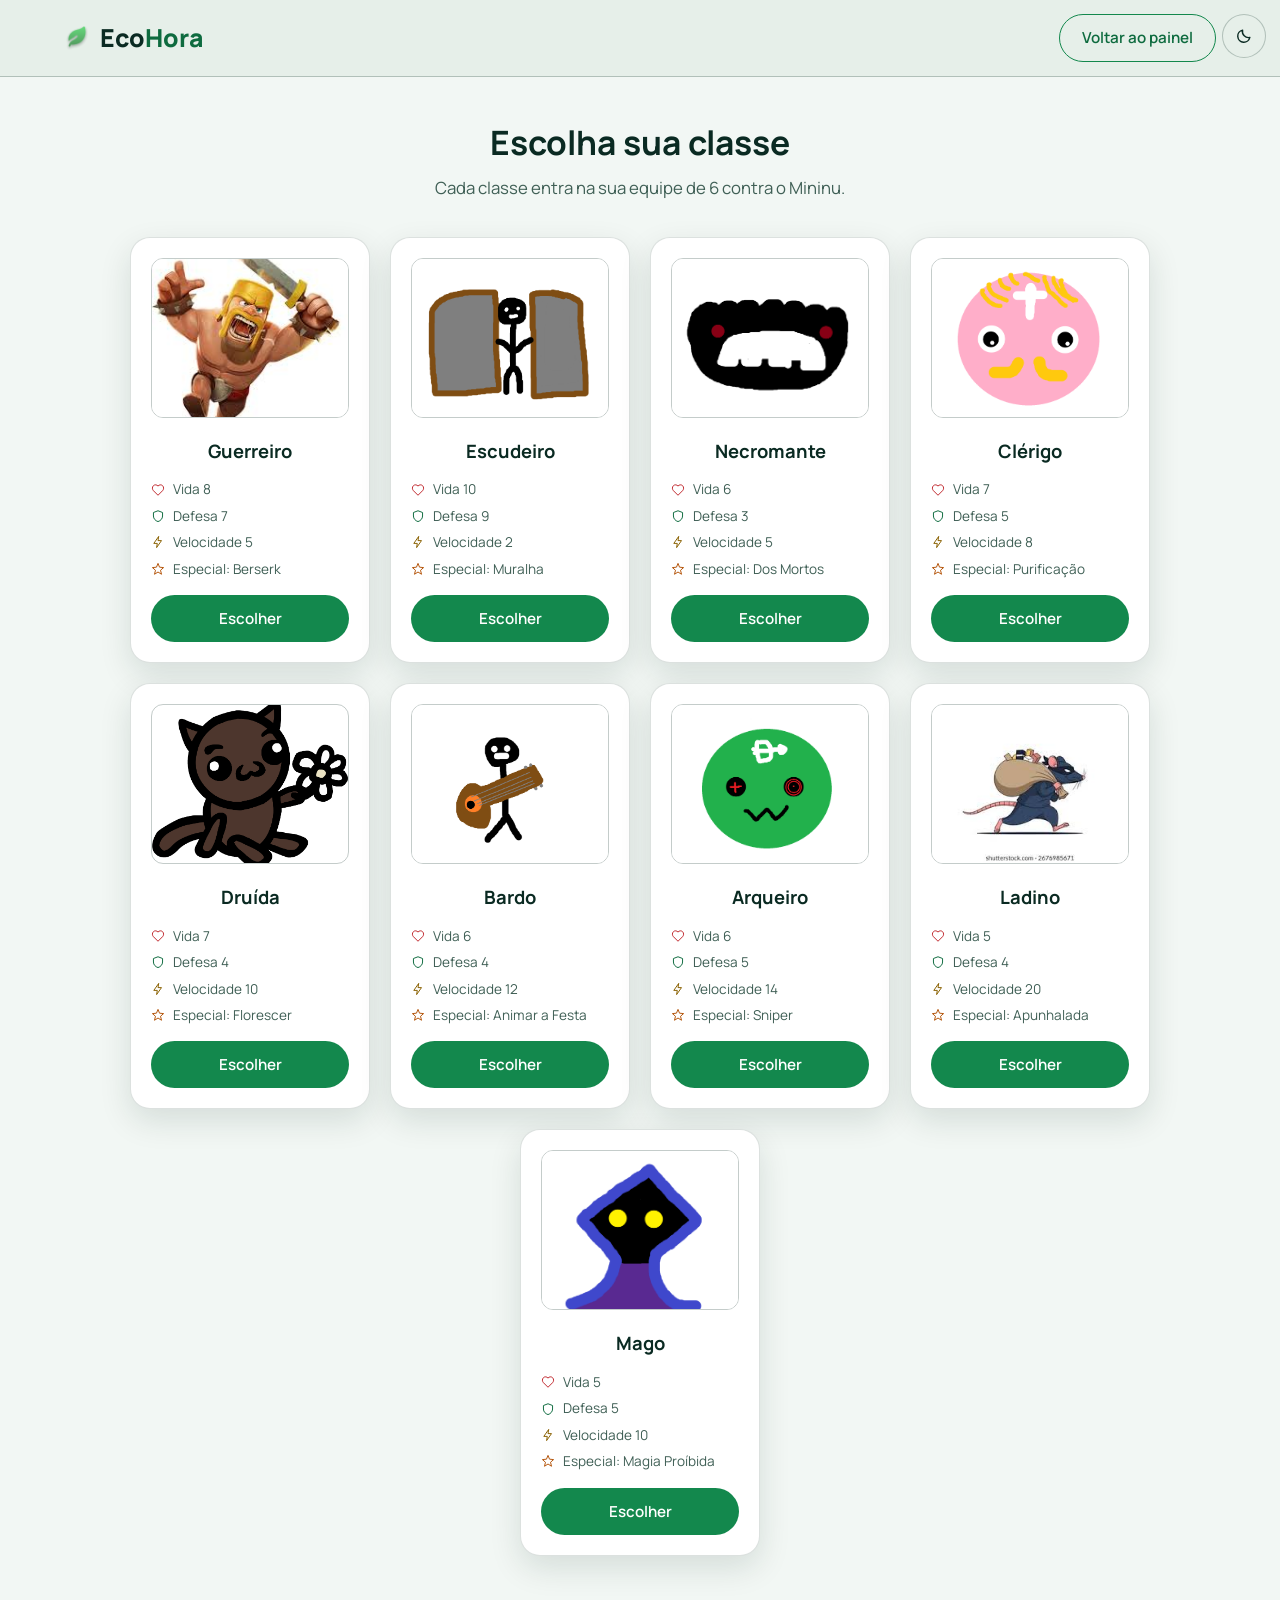
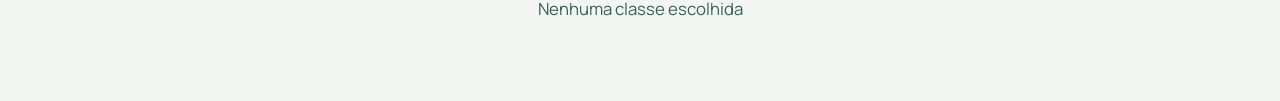
<file: frontend/pages/combate/raid.html>
<!DOCTYPE html>
<html lang="pt-br">
<head>
    <meta charset="UTF-8">
    <meta name="viewport" content="width=device-width, initial-scale=1.0">
    <title>EcoHora — Batalha contra o Mininu</title>

    <link rel="preconnect" href="https://fonts.googleapis.com">
    <link rel="preconnect" href="https://fonts.gstatic.com" crossorigin>
    <link href="https://fonts.googleapis.com/css2?family=Manrope:wght@400;500;600;700&display=swap" rel="stylesheet">

    <script src="../../theme.js"></script>
    <link rel="stylesheet" href="../../estilos/tokens.css">
    <link rel="stylesheet" href="perso.css">
</head>
<body>

<header class="raid-header">
    <a class="brand" href="../../index.html" aria-label="EcoHora, voltar ao painel">
        <img class="brand-mark" src="../../assets/Ca105ad9cfc8580c765101d17bbb2323.webp" width="24" height="24" alt="">
        <span class="brand-name">Eco<span>Hora</span></span>
    </a>
    <a class="btn btn-ghost" href="batalha.html">Trocar classe</a>
</header>

    <!--  Divisão dos personagens e do boss  -->
<div class="raid-layout">

    <div id="time-raid"></div>

    <div id="boss-area">

        <img
            id="boss-img"
            class="imagem-lateral"
        >

        <div class="boss-ui">

            <div class="barra-hp">
                <div id="boss-hp-fill"></div>
            </div>

            <p id="boss-vida">
                200 / 200
            </p>

        </div>

    </div>

</div>

    <div id="fim-combate">

        <h1 id="texto-final">
            VITÓRIA
        </h1>

</div>

<script>
    // 1. Classe
    class ClassePersonagem {

        constructor(
            nome,
            vida,
            defesa,
            velocidade,
            dano,
            especial,
            imagem
        ){

            this.id = crypto.randomUUID();

            this.nome = nome;

            this.vida = vida;
            this.vidaMax = vida;

            this.defesa = defesa;
            this.velocidade = velocidade;
            this.dano = dano;

            this.especial = especial;
            this.imagem = imagem;


            this.sanguesugas = 0;

            this.sangramento = 0;
            this.tempoSangramento = 0;

            this.queimadura = 0;
            this.tempoQueimadura = 0;
        }

        atacar(alvo){

            // calcula dano
            let danoBase =
            this.dano;

            if(this.nome === "Guerreiro"){

                const vidaPerdida =

                this.vidaMax -
                this.vida;

                danoBase +=

                Math.floor(
                    vidaPerdida / 5
                );
            }

            let danoFinal = danoBase - alvo.defesa;

            if(danoFinal < 1){
                danoFinal = 1;
            }

            // tira vida
            alvo.vida -= danoFinal;

            if(alvo === boss){
                atualizarBossUI();
            }
            atualizarAliadosUI();

            console.log(
                `${this.nome}
                causou
                ${danoFinal}
                de dano em
                ${alvo.nome}`
            );

            // habilidade do necromante
            if(this.nome === "Necromante"){

                alvo.sanguesugas++;

                console.log(
                    `${alvo.nome}
                    recebeu uma
                    sanguessuga!
                    Total:
                    ${alvo.sanguesugas}`
                );
            }

            // habilidade do guerreiro
            if(
                this.nome ===
                "Guerreiro"
            ){

                // metade da vida
                if(
                    this.vida <=
                    this.vidaMax / 2
                ){

                    danoBase += 3;
                }
            }

            // impedir vida negativa

            this.usarHabilidade(alvo);

            if(alvo.vida <= 0){

                alvo.vida = 0;

                console.log(
                    `${alvo.nome}
                    morreu`
                );
            }
        }


        usarHabilidade(alvo){

            switch(this.nome){

                // TANKS

                case "Escudeiro": {

                const aliadosVivos =
                aliados.filter(
                    p => p.vida > 0
                );

                if(
                    aliadosVivos.length > 0
                ){

                    const aliadoAleatorio =

                    aliadosVivos[
                        Math.floor(
                            Math.random()
                            * aliadosVivos.length
                        )
                    ];

                    aliadoAleatorio.defesa += 1;

                    console.log(
                        `${aliadoAleatorio.nome}
                        ganhou defesa`
                    );
                }

                    break;
                }



                case "Necromante": {

                    // vida recuperada
                    const curaNecro = alvo.sanguesugas;
                    this.vida += curaNecro;


                    // não ultrapassar vida máxima
                    if(this.vida > this.vidaMax){
                        this.vida =
                        this.vidaMax;
                    }

                    console.log(
                        `${this.nome}
                        recuperou
                        ${curaNecro}
                        HP`
                    );

                    break;
                }


                // SUPORTES
                case "Clérigo": {

                    const aliadosVivos =
                    aliados.filter(
                        p =>
                        p.vida > 0 &&
                        p.vida < p.vidaMax
                    );

                    if(
                        aliadosVivos.length > 0
                    ){

                        const aliadoAleatorio =

                        aliadosVivos[
                            Math.floor(
                                Math.random()
                                * aliadosVivos.length
                            )
                        ];

                        const curaClerigo = 2;

                        aliadoAleatorio.vida += curaClerigo;

                        if(
                            aliadoAleatorio.vida >
                            aliadoAleatorio.vidaMax
                        ){
                            aliadoAleatorio.vida =
                            aliadoAleatorio.vidaMax;
                        }

                        console.log(
                            `${this.nome}
                            curou
                            ${aliadoAleatorio.nome}`
                        );
                    }

                    break;
                }

                case "Bardo": {

                const aliadosVivos =
                aliados.filter(
                    p => p.vida > 0
                );

                if(
                    aliadosVivos.length > 0
                ){

                    const aliadoAleatorio =

                    aliadosVivos[
                        Math.floor(
                            Math.random()
                            * aliadosVivos.length
                        )
                    ];

                    aliadoAleatorio.dano += 1;

                    console.log(
                        `${aliadoAleatorio.nome}
                        ganhou dano`
                    );
                }
                    break
                }


                // ATACANTES
                case "Arqueiro": {

                    // 10% de crítico x3
                    if(Math.random() <= 0.10){

                        console.log(
                            "CRÍTICO!"
                        );

                        alvo.vida -=
                        this.dano * 3;
                    }

                    break;
                }


                case "Ladino": {

                    // 20% de chance
                    if(Math.random() <= 0.20){

                        alvo.sangramento = 5;
                        alvo.tempoSangramento = 3;

                        console.log(
                            `${alvo.nome}
                            começou a sangrar!`
                        );
                    }

                    break;
                }

                case "Mago": {

                    // 10% de chance
                    if(Math.random() <= 0.15){

                        alvo.queimadura = 10;
                        alvo.tempoQueimadura = 5;

                        console.log(
                            `${alvo.nome}
                            pegou fogo!`
                        );
                    }

                    break;
                }

            }
        }


        aplicarStatus(){

            if(this.sanguesugas > 0){

                const dano =
                this.sanguesugas;

                this.vida -= dano;

                // impedir vida negativa
                if(this.vida < 0){
                    this.vida = 0;
                }

                // Necromante cura
                const necromantes =
                aliados.filter(
                    p =>
                    p.nome ===
                    "Necromante"
                );

                necromantes.forEach(n => {

                    if(n.vida <= 0){
                        return;
                    }

                    n.vida += dano;

                    if(
                        n.vida >
                        n.vidaMax
                    ){
                        n.vida =
                        n.vidaMax;
                    }
                });

            // SANGRAMENTO
                if(
                    this.tempoSangramento > 0
                ){

                    const danoSangramento =

                    Math.floor(
                        this.vidaMax * 0.05
                    );

                    this.vida -=
                    danoSangramento;

                    this.tempoSangramento--;

                    console.log(
                        `${this.nome}
                        sofreu
                        ${danoSangramento}
                        de sangramento`
                    );
                }

                // QUEIMADURA
                if(
                    this.tempoQueimadura > 0
                ){

                    this.vida -=
                    this.queimadura;

                    this.tempoQueimadura--;

                    console.log(
                        `${this.nome}
                        sofreu
                        ${this.queimadura}
                        de queimadura`
                    );
                }
                // IMPEDE A VIDA DE FICAR NEGATIVA
                if(this.vida < 0){
                    this.vida = 0;
                }

                atualizarAliadosUI();

                if(this === boss){
                    atualizarBossUI();
                }
            }
        }
    }


    // 2. Jogador salvo
        const jogadorSalvo =
        JSON.parse(
            localStorage.getItem(
                "classeJogador"
            )
        );

        if(!jogadorSalvo){

            alert(
                "Nenhuma classe escolhida!"
            );

            window.location.href =
            "batalha.html";
        }


    // 3. Recriar jogador
    const jogador =
    new ClassePersonagem(
        jogadorSalvo.nome,
        jogadorSalvo.vida,
        jogadorSalvo.defesa,
        jogadorSalvo.velocidade,
        jogadorSalvo.dano,
        jogadorSalvo.especial,
        jogadorSalvo.imagem
    );

    const classesSalvas =
    JSON.parse(
        localStorage.getItem(
            "todasClasses"
        )
    ) || [];

    function pegarClassesUnicas(qtd){

        const copia =
        [...classesSalvas];

        const resultado = [];

        for(
            let i = 0;
            i < qtd;
            i++
        ){

            const index =
            Math.floor(
                Math.random()
                * copia.length
            );

            if(copia.length <= 0){
                break;
            }

            const classe =
            copia.splice(index, 1)[0];

            resultado.push(

                new ClassePersonagem(
                    classe.nome,
                    classe.vida,
                    classe.defesa,
                    classe.velocidade,
                    classe.dano,
                    classe.especial,
                    classe.imagem
                )
            );
        }

        return resultado;
    }

    // 4. Time
    const aliados = [

        jogador,

        ...pegarClassesUnicas(5)
    ];


    // 5. Boss
    const boss =
    new ClassePersonagem(
        "Mininu",
        4000,
        8,
        10,
        4,
        "uuhh que medo",
        "imagem/mininu.png"
    );


    function iniciarCombate(){
    // aliados atacam
        aliados.forEach(personagem => {

            setInterval(() => {

                // parar se morreu
                if(
                    personagem.vida <= 0 ||
                    boss.vida <= 0
                ){
                    return;
                }

                personagem.atacar(
                    boss
                );

                console.log(
                    `Boss HP:
                    ${boss.vida}`
                );

            },
            3000 /
            personagem.velocidade
            );
        });


        // boss ataca
        setInterval(() => {

        if(boss.vida <= 0){

            console.log(
                "Vitória!"
            );

            finalizarCombate(
                "vitoria"
            );

            return;
        }

            // pegar aliado vivo aleatório
            const vivos =
            aliados.filter(
                p => p.vida > 0
            );

            if(vivos.length <= 0){

                console.log(
                    "Derrota!"
                );

                finalizarCombate(
                    "derrota"
                );

                return;
            }

            const alvo =
            vivos[
                Math.floor(
                    Math.random()
                    * vivos.length
                )
            ];

            boss.atacar(
                alvo
            );

        },
        3000 /
        boss.velocidade
        );
    }


    // 6. Mostrar aliados
    const raid =
    document.getElementById(
        "time-raid"
    );



    aliados.forEach(personagem => {

        const card =
        document.createElement(
            "div"
        );

        card.classList.add(
            "personagem-card"
        );

        card.innerHTML = `

            <img
                src="${personagem.imagem}"
                class="personagem-img"
            >

            <div class="hp-ui">

                <div class="barra-hp">
                    <div
                        class="hp-fill"
                        id="hp-${personagem.id}"
                    ></div>
                </div>

                <p id="texto-${personagem.id}">
                    ${personagem.vida}
                    /
                    ${personagem.vidaMax}
                </p>

            </div>
        `;

        raid.appendChild(card);
    });


function atualizarAliadosUI(){

    aliados.forEach(personagem => {

        const porcentagem =

        (personagem.vida /
        personagem.vidaMax)

        * 100;


        document.getElementById(
            `hp-${personagem.id}`
        ).style.width =

        `${porcentagem}%`;


        document.getElementById(
            `texto-${personagem.id}`
        ).textContent =

        `${personagem.vida}
        /
        ${personagem.vidaMax}`;
    });
}


    // 7. Mostrar boss
    document.getElementById(
        "boss-img"
    ).src =
    boss.imagem;
    atualizarBossUI();


    function atualizarBossUI(){

    // texto
    document.getElementById(
        "boss-vida"
    ).textContent =

    `${boss.vida}
    /
    ${boss.vidaMax}`;


    // porcentagem da barra
    const porcentagem =

    (boss.vida /
    boss.vidaMax)

    * 100;

    document.getElementById(
        "boss-hp-fill"
    ).style.width =

    `${porcentagem}%`;
}


    // 8. Loop dos status
    setInterval(() => {

        aliados.forEach(personagem => {
            personagem.aplicarStatus();
        });

        boss.aplicarStatus();

    }, 1000);

    function finalizarCombate(resultado){

        const tela =
        document.getElementById(
            "fim-combate"
        );

        const texto =
        document.getElementById(
            "texto-final"
        );

        tela.style.display =
        "flex";

        if(
            resultado ===
            "vitoria"
        ){

            texto.textContent =
            "VITÓRIA";

            texto.className =
            "vitoria";
        }

        else{

            texto.textContent =
            "DERROTA";

            texto.className =
            "derrota";
        }
        setTimeout(() => {

            window.location.href =
            "batalha.html";

        }, 3000);      
    }

    iniciarCombate();
</script>
</body>
</html>
</file>
<file: frontend/estilos/tokens.css>
/* =========================================================
   EcoHora — sistema de design compartilhado
   Toda página do site importa este arquivo primeiro.
   Fonte de título/UI: Manrope (nunca Inter/Roboto/Arial/
   Helvetica). Fonte de apoio: Kalam, só pra texto corrido
   (parágrafos, legendas) — nunca título ou subtítulo. Ver
   utilitário .text-hand mais abaixo.
   Paleta com intenção: verde é a marca, laranja é o acento
   quente ("embalagem"/ação), dourado é o segundo acento
   (usado sobre foto, onde o verde se perderia no fundo).
   Sem gradiente decorativo solto, sem sombra dupla, sem
   emoji fazendo de ícone.
========================================================= */

* {
  margin: 0;
  padding: 0;
  box-sizing: border-box;
}

:root {
  color-scheme: dark;

  --bg: #061815;
  --bg-alt: #0a2a22;
  --surface: #0f3a30;
  --card: #14433a;
  --input-bg: #082a23;

  --green: #2fd47f;
  --green-light: #8ff0b9;
  --green-deep: #0f3a2c;

  --warm: #ff9a4d;
  --gold: #ffd668;
  --blue: #75c2ff;
  --danger: #ff8080;

  /* texto sobre preenchimento de acento (botão verde, dourado, etc.) */
  --on-green: #04261a;
  --on-gold: #2b1d02;
  --on-danger: #2b0a0a;

  --text: #f8fffb;
  --muted: #bfd8cf;
  --muted-dark: #9bb9ae;
  --placeholder: #8fb0a4;

  --line: rgba(255, 255, 255, 0.2);
  --line-soft: rgba(255, 255, 255, 0.14);
  --overlay: rgba(255, 255, 255, 0.08);
  --overlay-strong: rgba(255, 255, 255, 0.13);

  /* raio concêntrico: pill externo 999px, botão/input interno
     10 a 12px, o padding ao redor define o resto da escala */
  --radius-sm: 8px;
  --radius-md: 12px;
  --radius-lg: 20px;
  --radius-pill: 999px;

  --header-h: 76px;
  --font-hand: "Kalam", "Comic Sans MS", cursive;

  --shadow-card: 0 20px 60px rgba(0, 0, 0, 0.25);
}

/* =========================================================
   TEMA CLARO
   Mesmos nomes de token, valores trocados. Os acentos ficam mais
   escuros pra passar de 4,5:1 sobre branco, e por isso o texto
   sobre eles vira branco (--on-*). Atenção: --green-light é o
   verde "de texto/rótulo" e no tema claro é o MAIS escuro.
   Áreas sobre foto (hero, painel do login) usam .ilha-escura,
   que devolve os valores do tema escuro só pra aquele trecho.
========================================================= */
:root[data-theme="light"] {
  color-scheme: light;

  --bg: #f2f7f4;
  --bg-alt: #e6efe9;
  --surface: #ffffff;
  --card: #ffffff;
  --input-bg: #eef4f1;

  --green: #13884d;
  --green-light: #0e6b3f;
  --green-deep: #d5ebdf;

  --warm: #b45309;
  --gold: #8a6100;
  --blue: #1f6fb5;
  --danger: #c0262d;

  --on-green: #ffffff;
  --on-gold: #ffffff;
  --on-danger: #ffffff;

  --text: #0a2a22;
  --muted: #3f5f55;
  --muted-dark: #587267;
  --placeholder: #5b7167;

  --line: rgba(10, 42, 34, 0.24);
  --line-soft: rgba(10, 42, 34, 0.14);
  --overlay: rgba(10, 42, 34, 0.07);
  --overlay-strong: rgba(10, 42, 34, 0.12);

  --shadow-card: 0 12px 32px rgba(10, 42, 34, 0.12);

  /* anel do CTA: dourado/laranja vivos (os de texto acima ficam turvos) */
  --ring-gold: #f0b400;
  --ring-warm: #f07a1f;
}

html {
  scroll-behavior: smooth;
}

@media (prefers-reduced-motion: reduce) {
  html {
    scroll-behavior: auto;
  }
}

body {
  min-height: 100vh;
  min-height: 100svh;
  font-family: "Manrope", system-ui, sans-serif;
  font-weight: 400;
  font-size: 1.05rem;
  background: var(--bg);
  color: var(--text);
  line-height: 1.5;
}

h1, h2, h3 {
  font-weight: 700;
  text-wrap: balance;
}

p {
  text-wrap: pretty;
}

a {
  color: inherit;
}

.skip-link {
  position: absolute;
  left: -999px;
  top: 0;
  background: var(--green);
  color: var(--on-green);
  padding: 12px 18px;
  border-radius: 0 0 var(--radius-sm) 0;
  font-weight: 600;
  z-index: 100;
}

.skip-link:focus {
  left: 0;
}

:focus-visible {
  outline: 2px solid var(--green-light);
  outline-offset: 3px;
}

/* =========================================================
   BOTÕES
   Raio concêntrico: botão pill (999) contendo o texto com
   padding de 12 a 16px, sem sombra dupla, sem gradiente.
   Mesma cor de fundo do que está atrás, borda que muda de
   cor pra diferenciar ação primária de secundária.
========================================================= */

.btn {
  display: inline-flex;
  align-items: center;
  justify-content: center;
  gap: 8px;
  padding: 12px 22px;
  border-radius: var(--radius-pill);
  font-family: inherit;
  font-size: 0.95rem;
  font-weight: 600;
  text-decoration: none;
  border: 1px solid transparent;
  cursor: pointer;
  transition: background-color 0.15s ease, border-color 0.15s ease, color 0.15s ease, transform 0.15s ease;
}

.btn-ghost {
  background: transparent;
  border-color: var(--green);
  color: var(--green-light);
}

.btn-ghost:hover {
  background: rgba(41, 199, 119, 0.12);
}

.btn-outline {
  background: transparent;
  border-color: rgba(255, 145, 66, 0.55);
  color: var(--text);
}

.btn-outline:hover {
  border-color: var(--warm);
  color: var(--warm);
}

.btn-primary {
  background: var(--gold);
  color: var(--on-gold);
}

.btn-primary:hover {
  background: var(--gold);
  filter: brightness(1.1);
}

.btn-nav {
  padding: 14px 24px;
  font-size: 1rem;
  background: transparent;
  border: 1px solid var(--green);
  color: var(--text);
  font-weight: 600;
}

.btn-nav:hover {
  background: rgba(41, 199, 119, 0.12);
  border-color: var(--green-light);
  color: var(--green-light);
}

/* Segunda ação do menu (secundária) — mesma forma do
   btn-nav, mas com borda neutra em vez de verde, pra não
   competir com o botão de entrar. */
.btn-nav-outline {
  padding: 14px 24px;
  font-size: 1rem;
  background: transparent;
  border: 1px solid rgba(101, 185, 255, 0.55);
  color: var(--text);
  font-weight: 600;
}

.btn-nav-outline:hover {
  background: rgba(101, 185, 255, 0.12);
  border-color: var(--blue);
  color: var(--blue);
}

.btn-solid-green {
  background: var(--green);
  color: var(--on-green);
}

.btn-solid-green:hover {
  background: var(--green-light);
}

.btn-danger-outline {
  background: transparent;
  border-color: rgba(255, 107, 107, 0.5);
  color: var(--danger);
}

.btn-danger-outline:hover {
  background: rgba(255, 107, 107, 0.12);
  border-color: var(--danger);
}

.btn:disabled {
  opacity: 0.6;
  cursor: not-allowed;
  transform: none;
}

.btn-block {
  width: 100%;
}

/* =========================================================
   BORDA GIRATÓRIA NOS CTAS PRINCIPAIS
   Só nos botões de conversão de verdade ("Comece a ganhar",
   entrar/criar perfil) — não em todo botão do site, senão
   deixa de chamar atenção pra qualquer coisa. Anel com as
   cores da própria marca (verde/dourado/laranja), não um
   arco-íris genérico de tutorial. Baseado na técnica de
   @property + conic-gradient, adaptada pra essa paleta.
   https://theosoti.com/blog/animated-gradient-borders/
========================================================= */

@property --cta-angle {
  syntax: '<angle>';
  initial-value: 0deg;
  inherits: false;
}

@keyframes cta-border-spin {
  to { --cta-angle: 360deg; }
}

.btn-cta-glow {
  position: relative;
  z-index: 0;
  background: linear-gradient(#ffffff, #ffffff) padding-box,
    conic-gradient(from var(--cta-angle), var(--green), var(--ring-gold, var(--gold)), var(--ring-warm, var(--warm)), var(--green-light), var(--green)) border-box;
  color: var(--green);
  border: 3px solid transparent;
  border-radius: var(--radius-pill);
  box-shadow: inset 0 0 0 1px rgba(255, 255, 255, 0.8), 0 0 18px rgba(41, 199, 119, 0.16);
  animation: cta-border-spin 4.5s linear infinite;
}

.btn-cta-glow:hover {
  background: linear-gradient(#f3faf6, #f3faf6) padding-box,
    conic-gradient(from var(--cta-angle), var(--green), var(--ring-gold, var(--gold)), var(--ring-warm, var(--warm)), var(--green-light), var(--green)) border-box;
  color: var(--green-light);
  box-shadow: inset 0 0 0 1px rgba(255, 255, 255, 0.9), 0 0 22px rgba(123, 227, 168, 0.2);
}

.btn-cta-glow::before,
.btn-cta-glow::after {
  display: none;
}

.btn-cta-glow > * {
  position: relative;
  z-index: 1;
}


/* =========================================================
   CAMPOS DE FORMULÁRIO
   Um único padrão de input pra qualquer form do site.
========================================================= */

.field {
  display: flex;
  flex-direction: column;
  gap: 8px;
  margin-bottom: 20px;
}

.field label {
  font-size: 0.8rem;
  font-weight: 700;
  color: var(--green-light);
}

.field input,
.field select {
  width: 100%;
  padding: 14px 16px;
  border-radius: var(--radius-md);
  border: 1px solid var(--line);
  outline: none;
  background: var(--input-bg);
  color: var(--text);
  font-family: inherit;
  font-size: 0.95rem;
  transition: border-color 0.15s ease, box-shadow 0.15s ease;
}

.field input::placeholder {
  color: var(--placeholder);
}

.field input:focus,
.field select:focus {
  border-color: var(--green);
  box-shadow: 0 0 0 3px rgba(41, 199, 119, 0.15);
}

.field select option {
  background: var(--input-bg);
  color: var(--text);
}

/* =========================================================
   CARTÃO
   Painel elevado padrão (formulários, modais, blocos de
   destaque). Uma sombra só, nunca sombra + borda gritando
   junto.
========================================================= */

.card {
  background: var(--card);
  border: 1px solid var(--line-soft);
  border-radius: var(--radius-lg);
  box-shadow: var(--shadow-card);
}

/* =========================================================
   CABEÇALHO / MARCA
   Mesmo header em qualquer página que precise dele.
========================================================= */

.site-header {
  position: sticky;
  top: 0;
  z-index: 50;
  background: var(--bg-alt);
  border-bottom: 1px solid var(--line);
}

.header-inner {
  height: var(--header-h);
  max-width: 1200px;
  margin: 0 auto;
  padding: 0 24px;
  display: flex;
  align-items: center;
  justify-content: space-between;
}

.brand {
  display: flex;
  align-items: center;
  gap: 10px;
  text-decoration: none;
}

.brand-mark {
  flex-shrink: 0;
}

.brand-name {
  font-size: 1.55rem;
  font-weight: 800;
  color: var(--text);
}

.brand-name span {
  color: var(--green-light);
}

.primary-nav {
  display: flex;
  gap: 18px;
  margin-left: auto;
}

/* Botão hamburger: três barras que se transformam em X.
   Feito à mão com transform, sem biblioteca de ícones, e
   sem animar propriedades de layout (top/width). */

.menu-toggle {
  display: none;
  width: 44px;
  height: 44px;
  align-items: center;
  justify-content: center;
  background: transparent;
  border: 1px solid var(--line);
  border-radius: var(--radius-sm);
  cursor: pointer;
}

.menu-toggle-box {
  position: relative;
  width: 20px;
  height: 14px;
  display: block;
}

.menu-toggle-bar {
  position: absolute;
  left: 0;
  top: 50%;
  width: 100%;
  height: 2px;
  background: var(--text);
  border-radius: 2px;
  transition: transform 0.25s ease, opacity 0.2s ease;
}

.menu-toggle-bar:nth-child(1) { transform: translateY(-6px); }
.menu-toggle-bar:nth-child(2) { transform: translateY(0); }
.menu-toggle-bar:nth-child(3) { transform: translateY(6px); }

.menu-toggle[aria-expanded="true"] .menu-toggle-bar:nth-child(1) {
  transform: translateY(0) rotate(45deg);
}

.menu-toggle[aria-expanded="true"] .menu-toggle-bar:nth-child(2) {
  opacity: 0;
  transform: translateY(0) scaleX(0.5);
}

.menu-toggle[aria-expanded="true"] .menu-toggle-bar:nth-child(3) {
  transform: translateY(0) rotate(-45deg);
}

.mobile-menu {
  display: none;
  flex-direction: column;
  gap: 10px;
  padding: 16px 24px 20px;
  border-top: 1px solid var(--line);
  background: var(--bg-alt);
  position: absolute;
  width: 100%;
}

.mobile-menu.open {
  display: flex;
}

@media (max-width: 760px) {
  .primary-nav {
    display: none;
  }
  .menu-toggle {
    display: flex;
  }
}

/* =========================================================
   TEXTOS DE APOIO REUTILIZÁVEIS
========================================================= */

.eyebrow {
  display: inline-block;
  font-size: 0.75rem;
  font-weight: 700;
  letter-spacing: 0.08em;
  text-transform: uppercase;
  font-variant-caps: small-caps;
  color: var(--green-light);
  margin-bottom: 18px;
}

/* Tracinho colorido pra abrir seção, alternativa ao eyebrow
   quando ele já foi usado em outro lugar da mesma página. */
.section-rule {
  display: block;
  width: 40px;
  height: 3px;
  border-radius: 2px;
  margin-bottom: 20px;
}

.section-rule.is-green { background: var(--green); }
.section-rule.is-warm { background: var(--warm); }
.section-rule.is-gold { background: var(--gold); }

.accent-warm { color: var(--warm); }
.accent-gold { color: var(--gold); }

/* =========================================================
   TEXTO "MANUSCRITO"
   Reservado pro texto de apoio (parágrafos, legendas de
   passo, anotações soltas) — nunca título ou subtítulo, que
   continuam em Manrope. A ideia é o mesmo efeito de "nota de
   caderno" que já existe na marca (o próprio "Seu caderno
   vale horas"), só que espalhado pelo corpo do texto.
   Depende da fonte Kalam estar importada na página.
========================================================= */

.text-hand {
  font-family: var(--font-hand);
  line-height: 1.6;
}

/* =========================================================
   RODAPÉ
========================================================= */

.site-footer {
  padding: 28px 24px;
  text-align: center;
  color: var(--muted-dark);
  font-size: 0.85rem;
  font-weight: 500;
  background: var(--bg);
  border-top: 1px solid var(--line);
}

/* =========================================================
   TEMA: ilha escura + botão de alternar
========================================================= */

:root[data-theme="light"] .ilha-escura {
  color-scheme: dark;
  --green-deep: #0f3a2c;
  --green: #2fd47f;
  --green-light: #8ff0b9;
  --warm: #ff9a4d;
  --gold: #ffd668;
  --blue: #75c2ff;
  --danger: #ff8080;
  --on-green: #04261a;
  --on-gold: #2b1d02;
  --text: #f8fffb;
  --muted: #bfd8cf;
  --muted-dark: #9bb9ae;
  --line: rgba(255, 255, 255, 0.2);
  --line-soft: rgba(255, 255, 255, 0.14);
  color: var(--text);
}

.theme-toggle {
  flex-shrink: 0;
  width: 44px;
  height: 44px;
  display: inline-flex;
  align-items: center;
  justify-content: center;
  margin-left: 10px;
  background: transparent;
  border: 1px solid var(--line);
  border-radius: var(--radius-pill);
  color: var(--text);
  cursor: pointer;
  transition: background-color 0.15s ease, border-color 0.15s ease;
}

.theme-toggle:hover {
  background: rgba(127, 127, 127, 0.16);
  border-color: var(--green);
}

/* mostra o ícone da ação: sol no escuro (vai clarear), lua no claro */
.theme-toggle .ic-lua { display: none; }
:root[data-theme="light"] .theme-toggle .ic-sol { display: none; }
:root[data-theme="light"] .theme-toggle .ic-lua { display: block; }

.theme-toggle-float {
  position: fixed;
  top: 14px;
  right: 14px;
  z-index: 60;
  margin: 0;
  background: var(--bg-alt);
}

@media (prefers-reduced-motion: no-preference) {
  body { transition: background-color 0.2s ease, color 0.2s ease; }
}
</file>
<file: frontend/estilos/dashboard.css>
/* =========================================================
   EcoHora — painel (app)
   Depende de estilos/tokens.css (variáveis, botões, cartão,
   badge). Aqui só o que é específico do painel: header com
   abas, hero interno, grids de estatística/missão/loja,
   ranking, batalha e postos.
========================================================= */

html, body {
  height: 100%;
}

body {
  overflow: hidden;
}

.muted-text {
  color: var(--muted);
}

.section-title {
  margin: 32px 0 16px;
  font-size: 1.3rem;
}

/* =========================================================
   HEADER DO PAINEL
========================================================= */

.app-header {
  height: var(--header-h);
  position: fixed;
  inset: 0 0 auto 0;
  z-index: 20;

  display: flex;
  align-items: center;
  gap: 22px;
  padding: 0 28px;

  background: var(--bg-alt);
  border-bottom: 1px solid var(--line);
}

.app-header .brand {
  display: flex;
  align-items: center;
  gap: 8px;
  min-width: 150px;
  text-decoration: none;
}

.app-header .brand-name {
  font-size: 1.2rem;
  font-weight: 700;
  color: var(--green);
}

.app-header .brand-name span {
  color: var(--green-light);
}

.app-nav {
  flex: 1;
  display: flex;
  justify-content: center;
}

.app-nav.mobile {
  display: none;
}

/* li com display próprio ignora o atributo hidden */
.app-nav [hidden] {
  display: none !important;
}

.app-nav ul {
  display: flex;
  gap: 4px;
  list-style: none;
}

.app-nav button,
.app-nav a {
  display: flex;
  text-decoration: none;
  align-items: center;
  gap: 7px;
  border: 0;
  background: transparent;
  color: var(--muted);
  padding: 10px 14px;
  border-radius: var(--radius-md);
  cursor: pointer;
  font-family: inherit;
  font-size: 0.85rem;
  font-weight: 700;
  border-bottom: 2px solid transparent;
  transition: background-color 0.15s ease, color 0.15s ease, border-color 0.15s ease;
}

.app-nav button:hover,
.app-nav a:hover {
  background: var(--card);
  color: var(--text);
}

.app-nav button.active {
  background: var(--card);
  color: var(--green-light);
  border-bottom-color: var(--green);
}

.header-points {
  display: flex;
  align-items: center;
  gap: 6px;
  min-width: 100px;
  justify-content: flex-end;
  color: var(--gold);
  font-weight: 700;
  font-size: 0.9rem;
}

/* =========================================================
   ÁREA PRINCIPAL / SLIDES
========================================================= */

.viewport {
  position: fixed;
  top: var(--header-h);
  bottom: 0;
  left: 0;
  right: 0;
  overflow: hidden;
}

.pages {
  display: flex;
  width: 500vw;
  height: 100%;
  transition: transform 0.6s cubic-bezier(0.77, 0, 0.18, 1);
}

@media (prefers-reduced-motion: reduce) {
  .pages {
    transition: none;
  }
}

.page {
  width: 100vw;
  flex: none;
  height: 100%;
  overflow-y: auto;
  padding: 38px 3% 70px;
  scrollbar-width: thin;
  scrollbar-color: var(--green) transparent;
}

.container {
  max-width: 1400px;
  margin: auto;
}

.title {
  font-size: clamp(1.9rem, 3.4vw, 2.6rem);
  margin-bottom: 8px;
}

.subtitle {
  color: var(--muted);
  margin-bottom: 28px;
  line-height: 1.55;
}

/* =========================================================
   GRID / CARTÃO
========================================================= */

.grid {
  display: grid;
  gap: 16px;
}

.card {
  padding: 22px;
}

.card h3 {
  margin-bottom: 8px;
  font-size: 1rem;
}

.card p {
  color: var(--muted);
  line-height: 1.5;
  font-size: 0.88rem;
}

/* =========================================================
   HOME — HERO DO PAINEL
========================================================= */

.hero {
  display: grid;
  grid-template-columns: 1.4fr 0.8fr;
  gap: 18px;
}

.hero-main {
  padding: 36px;
  border-radius: var(--radius-lg);
  background: var(--card);
  border: 1px solid var(--line);
}

.hero-main h2 {
  font-size: clamp(1.9rem, 3.6vw, 2.8rem);
  line-height: 1.05;
  max-width: 620px;
  margin: 16px 0 18px;
}

.hero-list {
  list-style: none;
  display: flex;
  flex-direction: column;
  gap: 8px;
  max-width: 620px;
  margin-bottom: 24px;
}

.hero-list li {
  color: var(--muted);
  font-size: 0.88rem;
  line-height: 1.5;
}

.hero-list strong {
  color: var(--green-light);
}

/* termos importantes em texto corrido e títulos (só tokens) */
.hl {
  color: var(--green-light);
  font-weight: 700;
}

.hl-gold {
  color: var(--gold);
  font-weight: 700;
}

.level-card {
  display: flex;
  flex-direction: column;
  justify-content: center;
}

.level-label {
  font-size: 0.7rem;
  font-weight: 700;
  letter-spacing: 0.04em;
  text-transform: uppercase;
  color: var(--green-light);
  margin-bottom: 6px;
}

.level-row {
  display: flex;
  justify-content: space-between;
  margin: 15px 0 7px;
  font-size: 0.75rem;
  color: var(--muted);
}

.progress {
  height: 9px;
  background: var(--bg);
  border-radius: var(--radius-pill);
  overflow: hidden;
}

.progress div {
  height: 100%;
  width: 72%;
  background: var(--green);
  border-radius: inherit;
}

/* =========================================================
   ESTATÍSTICAS
========================================================= */

.stats {
  grid-template-columns: repeat(4, 1fr);
  margin-top: 20px;
}

/* cartão centralizado: ícone, legenda e valor no mesmo eixo */
.stat {
  display: flex;
  flex-direction: column;
  align-items: center;
  justify-content: center;
  text-align: center;
}

.stat .icon {
  width: 32px;
  height: 32px;
  margin-bottom: 10px;
}

.stat small {
  display: block;
  color: var(--text);
  font-family: inherit;
  font-weight: 700;
  margin-bottom: 6px;
  font-size: 1.05rem;
  line-height: 1.25;
}

.stat strong {
  font-size: 1.9rem;
  line-height: 1.1;
}

/* =========================================================
   MISSÕES
========================================================= */

.missions {
  grid-template-columns: repeat(3, 1fr);
}

.mission {
  cursor: pointer;
  transition: transform 0.15s ease, border-color 0.15s ease;
}

.mission:hover {
  transform: translateY(-3px);
  border-color: color-mix(in srgb, var(--green) 45%, transparent);
}

.points {
  color: var(--green-light);
  font-weight: 800;
  font-size: 0.8rem;
  margin-top: 12px;
}

/* =========================================================
   GRUPO
========================================================= */

.group-head {
  display: flex;
  justify-content: space-between;
  align-items: center;
  background: var(--card);
  padding: 28px;
  border-radius: var(--radius-lg);
  border: 1px solid var(--line);
  margin-bottom: 20px;
}

.group-name {
  font-size: 1.7rem;
  font-weight: 800;
  margin-top: 10px;
}

.group-score {
  text-align: right;
}

.group-score strong {
  display: block;
  color: var(--gold);
  font-size: 1.9rem;
}

/* =========================================================
   RANKING
========================================================= */

.ranking {
  display: grid;
  gap: 10px;
}

.rank {
  display: flex;
  align-items: center;
  gap: 14px;
  background: var(--card);
  padding: 15px;
  border: 1px solid var(--line);
  border-radius: var(--radius-md);
}

.rank .pos {
  width: 34px;
  height: 34px;
  display: grid;
  place-items: center;
  background: var(--surface);
  border-radius: var(--radius-sm);
  font-weight: 800;
  font-size: 0.85rem;
}

.rank .name {
  flex: 1;
  font-weight: 700;
}

.rank .score {
  color: var(--gold);
  font-weight: 700;
  font-size: 0.9rem;
}

/* botão sozinho, centralizado na seção; .btn-row centraliza um par */
.btn[hidden] { display: none; }

.btn-center {
  display: flex;
  width: fit-content;
  margin-left: auto;
  margin-right: auto;
}

.btn-row {
  display: flex;
  flex-wrap: wrap;
  justify-content: center;
  gap: 10px;
}

/* =========================================================
   AVISO (callout)
========================================================= */

.callout {
  display: flex;
  align-items: center;
  gap: 10px;
  background: color-mix(in srgb, var(--gold) 12%, transparent);
  border: 1px solid color-mix(in srgb, var(--gold) 35%, transparent);
  color: var(--gold);
  padding: 12px 16px;
  border-radius: var(--radius-md);
  font-weight: 600;
  font-size: 0.82rem;
  margin-bottom: 18px;
}

.callout-warm {
  background: color-mix(in srgb, var(--warm) 12%, transparent);
  border-color: color-mix(in srgb, var(--warm) 35%, transparent);
  color: var(--warm);
}

.info-card {
  margin-top: 18px;
}

/* =========================================================
   LIXÃO
========================================================= */

.recycle-grid {
  grid-template-columns: repeat(4, minmax(0, 1fr));
  gap: 16px;
}

.recycle {
  --material-color: #35d07f;
  --material-tint: rgba(14, 101, 57, .40);
  --material-glow: rgba(53, 208, 127, .12);

  cursor: pointer;
  border: 1px solid var(--material-color);
  border-radius: 16px;
  background: linear-gradient(
    145deg,
    var(--material-tint),
    var(--card)
  );
  box-shadow: inset 0 0 18px var(--material-glow);
  transition:
    transform .18s ease,
    border-color .18s ease,
    box-shadow .18s ease,
    background .18s ease;
}

.recycle.papel {
  --material-color: #3295ff;
  --material-tint: rgba(18, 65, 115, .46);
  --material-glow: rgba(50, 149, 255, .12);
}

.recycle.plastico {
  --material-color: #ff4d5b;
  --material-tint: rgba(120, 24, 35, .42);
  --material-glow: rgba(255, 77, 91, .12);
}

.recycle.metal {
  --material-color: #ffd23f;
  --material-tint: rgba(113, 87, 14, .38);
  --material-glow: rgba(255, 210, 63, .12);
}

.recycle.vidro {
  --material-color: #35d07f;
  --material-tint: rgba(14, 101, 57, .40);
  --material-glow: rgba(53, 208, 127, .12);
}

.recycle:hover {
  transform: translateY(-3px);
  border-color: var(--material-color);
  box-shadow:
    0 0 16px var(--material-glow),
    inset 0 0 18px var(--material-glow);
}

.recycle:focus-visible {
  outline: 2px solid var(--material-color);
  outline-offset: 3px;
}

.recycle .big {
  margin-bottom: 12px;
  color: var(--material-color);
}

.recycle .big path,
.recycle .big ellipse {
  stroke: var(--material-color);
}

.recycle .points {
  color: var(--material-color);
  font-weight: 800;
}

/* =========================================================
   LOJA
========================================================= */



.shop-grid {
  grid-template-columns: repeat(4, 1fr);
}

.shop-image {
  height: 120px;
  background: var(--surface);
  display: grid;
  place-items: center;
  border-radius: var(--radius-md);
  margin-bottom: 15px;
}

.price {
  color: var(--gold);
  font-weight: 800;
  margin: 10px 0 15px;
  font-size: 0.95rem;
}

.shop .btn {
  width: 100%;
}

/* =========================================================
   BATALHA
========================================================= */

.battle {
  display: grid;
  grid-template-columns: 1fr 80px 1fr;
  align-items: center;
  gap: 18px;
  margin: 25px 0;
}

.team {
  text-align: center;
  padding: 32px;
  background: var(--card);
  border: 1px solid var(--line);
  border-radius: var(--radius-lg);
}

.team h2 {
  font-size: 1.3rem;
  margin: 12px 0 4px;
}

.team-score {
  font-size: 2.4rem;
  font-weight: 800;
  color: var(--green-light);
  margin: 6px 0 0;
}

.vs {
  width: 72px;
  height: 72px;
  border-radius: 50%;
  display: grid;
  place-items: center;
  background: var(--danger);
  color: var(--on-danger);
  font-weight: 800;
  font-size: 1rem;
}

.battlebar {
  height: 10px;
  background: var(--bg);
  border-radius: var(--radius-pill);
  overflow: hidden;
  margin-top: 15px;
}

.battlebar div {
  height: 100%;
  width: 65%;
  background: var(--green);
}

/* =========================================================
   POSTOS
========================================================= */

.stations {
  display: grid;
  grid-template-columns: 1.1fr 0.9fr;
  gap: 18px;
}

/* cores do mapa da FSA: Fafil (rosa) e Prédio Central (verde-água) */
.stations {
  --map-fafil: #ff5cab;
  --map-central: #5fd9c4;
}

:root[data-theme="light"] .stations {
  --map-fafil: #b3126b;
  --map-central: #0b7566;
}

.map {
  position: relative;
  border: 1px solid var(--line);
  border-radius: var(--radius-lg);
  background: var(--surface);
  padding: 20px;
}

.map-title {
  font-size: clamp(1.25rem, 2.4vw, 1.6rem);
  line-height: 1.2;
  color: var(--map-fafil);
  margin-bottom: 10px;
}

.map-legend {
  list-style: none;
  display: flex;
  flex-wrap: wrap;
  gap: 8px 18px;
  margin-bottom: 16px;
  font-weight: 700;
  font-size: 0.95rem;
}

.map-legend li::before {
  content: "";
  display: inline-block;
  width: 10px;
  height: 10px;
  margin-right: 8px;
  border-radius: 50%;
  background: currentColor;
}

.map-legend-fafil { color: var(--map-fafil); }
.map-legend-central { color: var(--map-central); }

.map-figure {
  position: relative;
}

.map-figure img {
  display: block;
  width: 100%;
  height: auto;
  border-radius: var(--radius-md);
}

.map-pins {
  list-style: none;
}

/* ponta do pino fica exatamente em (--x, --y) */
.map-pin {
  position: absolute;
  left: var(--x);
  top: var(--y);
  width: clamp(20px, 5.5%, 30px);
  transform: translate(-50%, -100%);
  filter: drop-shadow(0 2px 3px rgba(0, 0, 0, 0.45));
}

.map-pin svg { display: block; width: 100%; height: auto; }
.map-pin text { fill: #06201a; }
:root[data-theme="light"] .map-pin text { fill: #fff; }
.map-pin-fafil { color: var(--map-fafil); }
.map-pin-central { color: var(--map-central); }

.station-list {
  display: grid;
  gap: 10px;
  align-content: start;
}

.station {
  background: var(--card);
  border: 1px solid var(--line);
  border-radius: var(--radius-md);
  padding: 16px 18px;
}

.station h3 {
  display: flex;
  align-items: center;
  gap: 10px;
  font-size: 0.95rem;
}

.station-pin {
  flex-shrink: 0;
  width: 24px;
  height: 24px;
  display: grid;
  place-items: center;
  border-radius: 50%;
  color: #fff;
  font-size: 0.75rem;
  font-weight: 800;
}

.station-pin-fafil { background: var(--map-fafil); }
.station-pin-central { background: var(--map-central); }

:root:not([data-theme="light"]) .station-pin { color: #06201a; }

.station p {
  color: var(--muted);
  font-size: 0.82rem;
  margin: 6px 0;
}

.distance {
  color: var(--green-light);
  font-size: 0.75rem;
  font-weight: 700;
}

/* =========================================================
   TOAST
========================================================= */

.toast {
  position: fixed;
  right: 22px;
  bottom: 22px;
  background: var(--surface);
  border: 1px solid var(--green);
  padding: 14px 18px;
  border-radius: var(--radius-md);
  font-size: 0.88rem;
  transform: translateY(120px);
  opacity: 0;
  transition: transform 0.3s ease, opacity 0.3s ease;
  z-index: 50;
}

.toast.show {
  transform: translateY(0);
  opacity: 1;
}

/* =========================================================
   TABLET
========================================================= */

@media (max-width: 950px) {
  .app-header {
    padding: 0 14px;
    gap: 12px;
  }

  .app-header .brand {
    min-width: auto;
  }

  .header-points {
    min-width: auto;
    font-size: 0.75rem;
  }

  .nav-text {
    display: none;
  }

  .app-nav button,
  .app-nav a {
    padding: 10px;
  }

  .hero {
    grid-template-columns: 1fr;
  }

  .stats {
    grid-template-columns: repeat(2, 1fr);
  }

  .missions {
    grid-template-columns: 1fr;
  }

  .recycle-grid,
  .shop-grid {
    grid-template-columns: repeat(2, 1fr);
  }

  .stations {
    grid-template-columns: 1fr;
  }
}

/* =========================================================
   NAVEGAÇÃO INFERIOR (gaveta)
   Celular e tablet de toque (iPad e similares, retrato ou paisagem):
   o menu do topo some e entra a gaveta embaixo.
========================================================= */

@media (max-width: 650px), (pointer: coarse) and (max-width: 1200px) {
  .app-header {
    justify-content: space-between;
  }

  /* Tira a Nav padrão */
  .app-nav {
    display: none;
  }

  /* Ativa a nav mobile */
  .app-nav.mobile {
    position: fixed;
    bottom: 1.5rem;
    left: 0;
    width: 100%;
    display: flex;
    justify-content: center;
    z-index: 100;
  }

  .app-nav.mobile .nav-center {
    background: rgba(255, 255, 255, 0.3);
    border: 1px solid var(--line);
    border-radius: 28px; /* Mais arredondado para imitar a imagem */
    backdrop-filter: blur(12px);
    width: calc(100% - 3rem);
    max-width: 520px; /* no tablet não estica a tela toda */
    display: flex;
    flex-direction: column;
    padding: 0 5px;
    overflow: hidden;
    touch-action: none; /* arrastar a gaveta não rola a página */
    overscroll-behavior: contain;
    
    /* Altura fechada: apenas a primeira linha + puxador */
    height: 70px; 
    transition: height 0.3s cubic-bezier(0.25, 0.8, 0.25, 1);
  }

  /* Altura aberta: acomoda mais de duas linhas */
  .app-nav.mobile .nav-center.expanded {
    height: 210px; 
  }

  /* O puxador no topo */
  .drag-handle {
    width: 100%;
    min-height: 10px;
    display: flex;
    justify-content: center;
    align-items: center;
    cursor: pointer;
  }

  .handle-bar {
    width: 32px;
    height: 4px;
    background: rgb(255, 255, 255);
    border-radius: 4px;
    opacity: 0.5;
  }

  /* O Grid de 4 colunas */
  .app-nav.mobile .nav-grid {
    display: grid;
    grid-template-columns: repeat(4, 1fr);
    row-gap: 0.7rem;
    width: 100%;
    list-style: none;
  }

  .nav-grid li {
    display: flex;
    justify-content: center;
  }

  .app-nav.mobile button,
  .app-nav.mobile a {
    display: flex;
    align-items: center;
    justify-content: center;
    border-bottom: 2px solid transparent;
    border-radius: 50px;
    background: rgba(0, 0, 0, 0.1);
    color: black;
    width: 100%;
    height: 55px;
    cursor: pointer;
  }

  .app-nav.mobile button.active {
    color: var(--green);
    border-bottom: 2px solid var(--green);
    background: var(--green-deep);
  }
  
  /* Esconde o texto para ficar apenas ícones, prevenção */
  .app-nav.mobile .nav-text {
    display: none;
  }

  /* Toast mobile */
  .toast.show {
    transform: translateY(-100px);
    opacity: 1;
  }

  /* espaço para a gaveta não cobrir o fim da página */
  .page {
    padding-bottom: 120px;
  }
}

/* =========================================================
   CELULAR
========================================================= */

@media (max-width: 650px) {
  .app-header {
    height: 64px;
    gap: 8px;
    justify-content: space-between; 
  }

  .viewport {
    top: 64px;
  }

  .page {
    padding: 24px 15px 120px;
  }

  .group-head {
    display: block;
  }

  .group-score {
    text-align: left;
    margin-top: 15px;
  }

  .battle {
    grid-template-columns: 1fr;
  }

  .vs {
    margin: auto;
  }

  .recycle-grid,
  .shop-grid {
    grid-template-columns: 1fr 1fr;
  }

  .shop-image {
    height: 95px;
  }

  .stations {
    grid-template-columns: 1fr;
  }
}
.perfil-page {
  /* Comentado e removido para visualização de exemplo */
  /* width: 100%; */
  min-height: 100%;
  padding: 40px 30px 100px;
}

.perfil-container {
    width: min(1100px, 100%);
    margin: 0 auto;
}

/* Cabeçalho */

.perfil-header {
    margin-bottom: 28px;
}

.perfil-kicker {
    display: block;
    margin-bottom: 7px;

    font-size: 12px;
    font-weight: 800;
    letter-spacing: 1.5px;

    color: var(--green-light);
}

.perfil-header h1 {
    margin: 0;

    font-size: clamp(30px, 4vw, 44px);
    line-height: 1.05;

    color: var(--text);
}

.perfil-header p {
    margin: 10px 0 0;

    color: var(--muted);
    font-size: 15px;
}

/* Card */

.perfil-card {
    width: 100%;

    padding: 34px;

    background: var(--card);
    border: 1px solid var(--line-soft);
    border-radius: 28px;

    box-shadow: var(--shadow-card);
}

/* Avatar */

.perfil-avatar-area {
    display: flex;
    align-items: center;
    gap: 18px;
}

.perfil-avatar {
    width: 72px;
    height: 72px;

    display: flex;
    align-items: center;
    justify-content: center;

    flex-shrink: 0;

    border-radius: 50%;

    background: var(--green);
    color: var(--on-green);

    font-size: 28px;
    font-weight: 800;

    text-transform: uppercase;
}

.perfil-avatar-info {
    display: flex;
    flex-direction: column;
    gap: 5px;
}

.perfil-avatar-info strong {
    color: var(--text);
    font-size: 18px;
}

.perfil-avatar-info span {
    color: var(--muted);
    font-size: 14px;
}

/* Divisor */

.perfil-divider {
    width: 100%;
    height: 1px;

    margin: 30px 0;

    background: var(--overlay);
}

/* Grid */

.perfil-form-grid {
    display: grid;

    grid-template-columns: repeat(2, minmax(0, 1fr));

    gap: 22px 24px;
}

/* Campos */

.perfil-field {
    display: flex;
    flex-direction: column;
    gap: 9px;
}

.perfil-field label {
    display: flex;
    align-items: center;
    gap: 8px;

    color: var(--text);

    font-size: 14px;
    font-weight: 700;
}

.campo-bloqueado {
    font-size: 10px;
    font-weight: 600;

    color: var(--muted);

    background: var(--overlay);

    padding: 4px 8px;

    border-radius: 999px;
}

/* Inputs */

.perfil-field input,
.perfil-field select {
    width: 100%;
    min-height: 52px;

    padding: 0 16px;

    border: 1px solid var(--line);
    border-radius: 14px;

    outline: none;

    background: var(--input-bg);
    color: var(--text);

    font-family: inherit;
    font-size: 15px;

    transition:
        border-color 0.2s ease,
        box-shadow 0.2s ease,
        background 0.2s ease;
}

.perfil-field select {
    cursor: pointer;
}

.perfil-field input::placeholder {
    color: var(--placeholder);
}

/* Campo bloqueado */

.perfil-field input:disabled,
.perfil-field select:disabled {
    opacity: 0.68;
    cursor: not-allowed;

    background: var(--input-bg);
}

/* Campos editáveis */

.perfil-field input:not(:disabled),
.perfil-field select:not(:disabled) {
    background: var(--input-bg);
}

.perfil-field input:not(:disabled):focus,
.perfil-field select:not(:disabled):focus {
    border-color: var(--green-light);

    box-shadow:
        0 0 0 3px var(--line-soft);
}

/* Mensagem */

.perfil-message {
    min-height: 22px;

    margin-top: 22px;

    font-size: 14px;
    font-weight: 700;

    color: var(--green-light);
}

.perfil-message.error {
    color: var(--danger);
}

/* Botões */

.perfil-actions {
    display: flex;
    justify-content: flex-end;
    align-items: center;

    gap: 12px;

    margin-top: 8px;
}

.perfil-btn {
    min-height: 48px;

    padding: 0 22px;

    border: none;
    border-radius: 999px;

    font-family: inherit;
    font-size: 14px;
    font-weight: 800;

    cursor: pointer;

    transition:
        transform 0.2s ease,
        opacity 0.2s ease,
        background 0.2s ease;
}

.perfil-btn:hover {
    transform: translateY(-1px);
}

.perfil-btn:active {
    transform: translateY(0);
}

.perfil-btn-primary {
    background: var(--green);
    color: var(--on-green);
}

.perfil-btn-primary:hover {
    background: var(--green-light);
}

.perfil-btn-secondary {
    background: var(--overlay);
    color: var(--text);
}

.perfil-btn-secondary:hover {
    background: var(--overlay-strong);
}

/* Card de informação */

.perfil-info-card {
    display: flex;
    align-items: flex-start;
    gap: 14px;

    margin-top: 20px;
    padding: 20px 22px;

    border: 1px solid var(--line-soft);
    border-radius: 20px;

    background: var(--card);
}

.perfil-info-icon {
    width: 28px;
    height: 28px;

    display: flex;
    align-items: center;
    justify-content: center;

    flex-shrink: 0;

    border-radius: 50%;

    background: color-mix(in srgb, var(--green) 16%, transparent);
    color: var(--green-light);

    font-weight: 800;
}

.perfil-info-card strong {
    display: block;

    margin-bottom: 4px;

    color: var(--text);
    font-size: 14px;
}

.perfil-info-card p {
    margin: 0;

    color: var(--muted);

    font-size: 13px;
    line-height: 1.5;
}

/* =========================================
   RESPONSIVO
========================================= */

@media (max-width: 700px) {

    .perfil-page {
        padding: 28px 16px 100px;
    }

    .perfil-card {
        padding: 22px 18px;
        border-radius: 22px;
    }

    .perfil-avatar {
        width: 60px;
        height: 60px;

        font-size: 23px;
    }

    .perfil-form-grid {
        grid-template-columns: 1fr;
        gap: 18px;
    }

    .perfil-divider {
        margin: 24px 0;
    }

    .perfil-actions {
        flex-direction: column-reverse;
        align-items: stretch;
    }

    .perfil-btn {
        width: 100%;
    }

    .perfil-info-card {
        padding: 17px;
    }
}

/* Formulário de registro de reciclagem */
.recycle-form {
  display: grid;
  grid-template-columns: repeat(2, minmax(0, 1fr));
  gap: 0 20px;
  margin-top: 20px;
  padding: 24px;
}

.recycle-form h3,
.recycle-form > p.subtitle,
.recycle-form > button,
.recycle-form > #recycleStatus {
  grid-column: 1 / -1;
}

.recycle-form h3 {
  margin: 0 0 4px;
  color: var(--text);
}

.recycle-form > p.subtitle {
  margin: 0 0 16px;
  color: var(--muted);
}

.recycle-form .field {
  min-width: 0;
}

.recycle-form .field small {
  color: var(--muted);
  font-size: 0.8rem;
  line-height: 1.5;
}

#recycleSubmit {
  justify-self: center;
  margin-top: 2px;
}

#recycleSubmit:disabled {
  opacity: 0.6;
  cursor: wait;
}

#recycleStatus {
  min-height: 1.5em;
  margin: 14px 0 0;
  color: var(--green-light);
  font-size: 0.9rem;
  line-height: 1.5;
  overflow-wrap: anywhere;
}

@media (max-width: 600px) {
  .recycle-form {
    grid-template-columns: minmax(0, 1fr);
    padding: 18px;
  }

  .recycle-form h3,
  .recycle-form > p.subtitle,
  .recycle-form > button,
  .recycle-form > #recycleStatus {
    grid-column: 1;
  }

  #recycleSubmit {
    width: 100%;
  }
}

/* Cores do material selecionado no formulário */
.recycle-form {
  --material-color: var(--line);
  --material-tint: var(--input-bg);
  --material-glow: transparent;
}

.recycle-form.material-plastico {
  --material-color: #ff4d5b;
  --material-tint: rgba(120, 24, 35, .42);
  --material-glow: rgba(255, 77, 91, .12);
}

.recycle-form.material-papel {
  --material-color: #3295ff;
  --material-tint: rgba(18, 65, 115, .46);
  --material-glow: rgba(50, 149, 255, .12);
}

.recycle-form.material-vidro {
  --material-color: #35d07f;
  --material-tint: rgba(14, 101, 57, .40);
  --material-glow: rgba(53, 208, 127, .12);
}

.recycle-form.material-metal {
  --material-color: #ffd23f;
  --material-tint: rgba(113, 87, 14, .38);
  --material-glow: rgba(255, 210, 63, .12);
}

.recycle-form #recycleMaterial {
  border-color: var(--material-color);
  background: linear-gradient(145deg, var(--material-tint), var(--input-bg));
  transition: border-color .18s ease, box-shadow .18s ease, background .18s ease;
}

.recycle-form.material-plastico #recycleMaterial,
.recycle-form.material-papel #recycleMaterial,
.recycle-form.material-vidro #recycleMaterial,
.recycle-form.material-metal #recycleMaterial {
  box-shadow: inset 0 0 18px var(--material-glow);
}

.recycle-form #recycleMaterial:focus {
  border-color: var(--material-color);
  box-shadow: 0 0 0 3px var(--material-glow), inset 0 0 18px var(--material-glow);
}

.recycle-grid .recycle.selected {
  transform: translateY(-3px);
  border-color: var(--material-color);
  box-shadow: 0 0 20px var(--material-glow), inset 0 0 18px var(--material-glow);
}


/* Instruções do fluxo de reciclagem validado por QR Code */
.recycling-instructions {
  max-width: 760px;
  margin-top: 24px;
}

.recycling-steps {
  display: grid;
  gap: 12px;
  margin: 18px 0 0;
  padding-left: 1.4rem;
  color: var(--text);
}

.recycling-steps li {
  padding-left: 4px;
  line-height: 1.6;
}

.recycling-steps li::marker {
  color: var(--green-light);
  font-weight: 800;
}

.recycling-warning {
  margin-top: 20px;
  padding: 14px 16px;
  border: 1px solid var(--danger);
  border-radius: var(--radius-md);
  background: var(--overlay);
  color: var(--danger);
  font-weight: 700;
  line-height: 1.55;
}


/* Guia de reciclagem e cards informativos de materiais */
.recycling-layout {
  display: grid;
  grid-template-columns: minmax(0, 0.95fr) minmax(0, 1.05fr);
  align-items: start;
  gap: 20px;
  margin-top: 24px;
}

.recycling-layout .recycling-instructions {
  max-width: none;
  margin-top: 0;
}

.recycling-materials {
  min-width: 0;
}

.recycling-materials > h3 {
  margin: 0;
  color: var(--text);
  font-size: 1.1rem;
}

.recycling-materials-note {
  margin: 5px 0 12px;
  color: var(--muted);
  font-size: 0.84rem;
}

.recycling-material-list {
  display: grid;
  grid-template-columns: minmax(0, 1fr);
  gap: 8px;
}

.recycling-material-card {
  display: grid;
  grid-template-columns: 30px minmax(0, 1fr) auto;
  align-items: center;
  column-gap: 11px;
  row-gap: 2px;
  min-height: 0;
  padding: 10px 12px;
  cursor: default;
  border-radius: 12px;
}

.recycling-material-card:hover {
  transform: none;
}

.recycling-material-icon {
  grid-column: 1;
  grid-row: 1 / span 2;
  display: grid;
  place-items: center;
  width: 28px;
  height: 28px;
  font-size: 23px;
  color: var(--material-color);
}

.recycling-material-copy {
  grid-column: 2;
  grid-row: 1 / span 2;
  min-width: 0;
}

.recycling-material-card h4 {
  margin: 0;
  color: var(--material-color);
  font-size: 0.9rem;
  line-height: 1.25;
}

.recycling-material-card p {
  margin: 3px 0 0;
  color: var(--text);
  font-size: 0.75rem;
  line-height: 1.35;
}

.recycling-material-card .points {
  grid-column: 3;
  grid-row: 1 / span 2;
  display: inline-block;
  width: fit-content;
  margin: 0;
  padding: 4px 8px;
  border: 1px solid currentColor;
  border-radius: var(--radius-pill);
  color: var(--material-color);
  font-size: 0.72rem;
  font-weight: 800;
  white-space: nowrap;
}

/* Tons mais escuros no tema claro para manter contraste, especialmente no vidro. */
:root[data-theme="light"] .recycling-material-card.papel {
  --material-color: #1769aa;
  --material-tint: rgba(23, 105, 170, 0.10);
  --material-glow: rgba(23, 105, 170, 0.06);
}

:root[data-theme="light"] .recycling-material-card.plastico {
  --material-color: #b42332;
  --material-tint: rgba(180, 35, 50, 0.09);
  --material-glow: rgba(180, 35, 50, 0.06);
}

:root[data-theme="light"] .recycling-material-card.metal {
  --material-color: #806000;
  --material-tint: rgba(128, 96, 0, 0.10);
  --material-glow: rgba(128, 96, 0, 0.06);
}

:root[data-theme="light"] .recycling-material-card.vidro {
  --material-color: #087a45;
  --material-tint: rgba(8, 122, 69, 0.11);
  --material-glow: rgba(8, 122, 69, 0.07);
}

@media (max-width: 850px) {
  .recycling-layout {
    grid-template-columns: minmax(0, 1fr);
  }
}

@media (max-width: 520px) {
  .recycling-material-card {
    grid-template-columns: 28px minmax(0, 1fr);
    padding: 10px;
  }

  .recycling-material-card .points {
    grid-column: 2;
    grid-row: 2;
    margin-top: 5px;
  }

  .recycling-material-copy {
    grid-row: 1;
  }

  .recycling-material-icon {
    grid-row: 1 / span 2;
  }
}
</file>
<file: frontend/estilos/admin.css>
/* Painel administrativo. Usa as variáveis, .btn e .brand de tokens.css.
   Não carrega dashboard.css: ele fixa um slider horizontal e overflow:hidden
   no body, que não servem a listas longas. Prefixo .adm- para não colidir. */

:root {
  /* só cores do tokens.css; transparência vem de color-mix */
  --adm-panel: color-mix(in srgb, var(--bg-alt) 74%, transparent);
  --adm-panel-line: var(--line);
  --adm-hover: color-mix(in srgb, var(--text) 6%, transparent);
  --adm-w: 980px;
}

[hidden] {
  display: none !important;
}

/* foto do campus por trás de tudo; o véu cor de --bg (chapado, sem degradê) garante a leitura */
body::before {
  content: "";
  position: fixed;
  inset: 0;
  z-index: -1;
  background: color-mix(in srgb, var(--bg) 82%, transparent);
}

body {
  background-color: var(--bg);
  background-image: url("../assets/campus-casarao.jpg");
  background-size: cover;
  background-position: center;
  background-attachment: fixed;
}

/* ---- ícones: traço da home, cor herdada ---- */

.adm-sprite {
  position: absolute;
  width: 0;
  height: 0;
  overflow: hidden;
}

.adm-icon {
  width: 18px;
  height: 18px;
  flex: none;
  fill: none;
  stroke: currentColor;
  stroke-width: 1.6;
  stroke-linecap: round;
  stroke-linejoin: round;
}

/* ---- vidro: caixa translúcida que deixa a foto aparecer ---- */

.adm-panel {
  background: var(--adm-panel);
  border: 1px solid var(--adm-panel-line);
  border-radius: var(--radius-lg);
  backdrop-filter: blur(10px);
  -webkit-backdrop-filter: blur(10px);
}

/* ---- acesso ---- */

.adm-gate {
  min-height: 100dvh;
  display: grid;
  place-items: center;
  padding: 24px;
}

.adm-gate section {
  max-width: 420px;
  text-align: center;
}

.adm-gate .adm-icon {
  width: 44px;
  height: 44px;
  margin-bottom: 14px;
  color: var(--green-light);
}

.adm-gate h1 {
  font-size: 1.6rem;
  margin-bottom: 8px;
}

.adm-gate p {
  color: var(--muted);
  margin-bottom: 20px;
}

.adm-actions {
  display: flex;
  flex-wrap: wrap;
  justify-content: center;
  gap: 12px;
}

/* ---- header ---- */

.adm-header {
  position: sticky;
  top: 0;
  z-index: 20;
  height: var(--header-h);
  display: flex;
  align-items: center;
  gap: 16px;
  padding: 0 28px;
  background: var(--adm-panel);
  backdrop-filter: blur(14px);
  -webkit-backdrop-filter: blur(14px);
  border-bottom: 1px solid var(--adm-panel-line);
}

.adm-header .brand-name {
  font-size: 1.2rem;
  font-weight: 700;
  color: var(--green);
}

.adm-where {
  color: var(--muted);
  font-size: 0.9rem;
}

.adm-header-user {
  margin-left: auto;
  display: flex;
  align-items: center;
  gap: 16px;
  min-width: 0;
}

.adm-user {
  max-width: 220px;
  overflow: hidden;
  text-overflow: ellipsis;
  white-space: nowrap;
  font-weight: 700;
  font-size: 0.9rem;
}

.adm-link {
  display: inline-flex;
  align-items: center;
  gap: 6px;
  padding: 0;
  border: 0;
  background: none;
  color: var(--muted);
  font: inherit;
  font-size: 0.85rem;
  font-weight: 600;
  text-decoration: none;
  white-space: nowrap;
  cursor: pointer;
}

.adm-link:hover {
  color: var(--green-light);
  text-decoration: underline;
}

.adm-link-icon {
  display: none;
}

.adm-link:disabled {
  opacity: 0.5;
  cursor: default;
  text-decoration: none;
}

/* ---- estrutura ---- */

.adm-shell {
  display: grid;
  grid-template-columns: 230px minmax(0, 1fr);
  min-height: calc(100dvh - var(--header-h));
}

.adm-sidebar {
  position: sticky;
  top: var(--header-h);
  align-self: start;
  height: calc(100dvh - var(--header-h));
  overflow-y: auto;
  padding: 20px 12px;
  background: color-mix(in srgb, var(--bg-alt) 56%, transparent);
  backdrop-filter: blur(12px);
  -webkit-backdrop-filter: blur(12px);
  border-right: 1px solid var(--adm-panel-line);
}

.adm-nav ul {
  list-style: none;
  display: grid;
  gap: 2px;
}

.adm-nav-label {
  margin: 24px 0 8px 12px;
  color: var(--muted);
  font-size: 0.8rem;
}

.adm-nav a {
  display: flex;
  align-items: center;
  gap: 10px;
  padding: 9px 12px;
  border-radius: var(--radius-md);
  color: var(--muted);
  font-size: 0.92rem;
  font-weight: 600;
  text-decoration: none;
}

.adm-nav a {
  transition: background-color 0.2s ease, color 0.2s ease, border-color 0.2s ease, transform 0.15s ease;
}

.adm-nav a:active {
  transform: scale(0.94);
}

.adm-nav a:hover {
  background: var(--adm-hover);
  color: var(--text);
}

.adm-nav a[aria-current="page"] {
  background: color-mix(in srgb, var(--green) 16%, transparent);
  color: var(--green-light);
}

.adm-handle {
  display: none;
}

/* ---- conteúdo centralizado ---- */

.adm-main {
  --w: var(--adm-w);
  min-width: 0;
  padding: 32px clamp(16px, 4vw, 48px) 80px;
}

.adm-main.narrow {
  --w: 640px;
}

.adm-main:focus,
.adm-main h1:focus {
  outline: none;
}

.adm-main > section,
.adm-toolbar {
  width: min(100%, var(--w));
  margin-inline: auto;
}

.adm-main h1 {
  text-align: center;
  font-size: clamp(1.8rem, 3vw, 2.3rem);
}

.adm-doodle {
  display: block;
  margin: -2px auto 26px;
  opacity: 0.9;
}

.adm-toolbar {
  display: flex;
  justify-content: flex-end;
  align-items: center;
  gap: 16px;
  margin-bottom: 10px;
  color: var(--muted);
  font-size: 0.82rem;
}

.adm-note {
  color: var(--muted);
  font-size: 0.92rem;
  text-align: center;
}

.adm-note .adm-link {
  margin-left: 8px;
  color: var(--green-light);
}

h1 + .adm-note {
  margin: 6px 0 20px;
}

/* ---- visão geral ---- */

.adm-figures {
  display: grid;
  grid-template-columns: repeat(auto-fit, minmax(210px, 1fr));
  gap: 16px;
  margin-bottom: 16px;
}

.adm-figure {
  display: flex;
  align-items: center;
  gap: 16px;
  padding: 20px 22px;
}

.adm-figure > .adm-icon {
  width: 30px;
  height: 30px;
  color: var(--green-light);
}

.adm-figure > div {
  min-width: 0; /* deixa o nome longo quebrar em vez de esticar o cartão */
}

.adm-figure strong {
  display: block;
  font-size: 1.7rem;
  line-height: 1.15;
}

.adm-figure span {
  display: block;
  color: var(--muted);
  font-size: 0.86rem;
  overflow-wrap: break-word;
}

.adm-duo {
  display: grid;
  grid-template-columns: 1.1fr 1fr;
  gap: 16px;
  margin-bottom: 22px;
}

.adm-duo .adm-panel {
  padding: 20px 22px;
}

.adm-duo h2 {
  display: flex;
  align-items: center;
  gap: 8px;
  margin-bottom: 14px;
  font-size: 1rem;
}

.adm-duo h2 .adm-icon {
  color: var(--green-light);
}

.adm-duo .adm-note {
  text-align: left;
}

.adm-bars,
.adm-top {
  list-style: none;
  display: grid;
  grid-template-columns: minmax(0, 1fr); /* sem isso a coluna cresce com o nome mais longo */
  gap: 12px;
}

.adm-bars li,
.adm-top li {
  display: flex;
  align-items: center;
  gap: 12px;
}

.adm-bars .adm-icon {
  width: 22px;
  height: 22px;
  color: var(--green-light);
}

.adm-bar-name {
  flex: 1;
  min-width: 0;
  font-weight: 700;
  overflow-wrap: break-word;
}

.adm-bars .adm-bar-name {
  flex: 0 0 70px;
}

.adm-bar {
  flex: 1;
  height: 8px;
  border-radius: var(--radius-pill);
  background: var(--line-soft);
  overflow: hidden;
}

.adm-bar i {
  display: block;
  height: 100%;
  border-radius: inherit;
  background: var(--green);
}

.adm-value {
  font-weight: 700;
  font-variant-numeric: tabular-nums;
  white-space: nowrap;
}

.adm-pos {
  display: inline-flex;
  align-items: center;
  gap: 6px;
  color: var(--muted);
  font-weight: 700;
}

.adm-top .adm-pos {
  width: 22px;
  justify-content: center;
}

.adm-pos .adm-icon {
  width: 16px;
  height: 16px;
  color: var(--green-light);
}

.adm-more {
  margin-top: 16px;
  color: var(--green-light);
}

/* ---- planilha rolável ---- */

.adm-sheet {
  /* cabe na tela junto com o título; passou disso, rola dentro da caixa */
  max-height: max(260px, calc(100dvh - 360px));
  overflow: auto;
  background: var(--adm-panel);
  border: 1px solid var(--adm-panel-line);
  border-radius: var(--radius-lg);
  backdrop-filter: blur(10px);
  -webkit-backdrop-filter: blur(10px);
  scrollbar-width: thin;
  scrollbar-color: var(--green) transparent;
}

.adm-table {
  width: 100%;
  border-collapse: collapse;
}

.adm-table.wide {
  min-width: 680px;
}

.adm-table th,
.adm-table td {
  padding: 13px 16px;
  text-align: left;
  vertical-align: middle;
  border-bottom: 1px solid var(--line-soft);
}

.adm-table tbody tr:last-child > * {
  border-bottom: 0;
}

.adm-table tbody tr:hover {
  background: var(--adm-hover);
}

.adm-table thead th {
  position: sticky;
  top: 0;
  z-index: 1;
  background: var(--bg-alt); /* opaco: as linhas passam por baixo ao rolar */
  color: var(--muted);
  font-size: 0.8rem;
  font-weight: 700;
  white-space: nowrap;
}

.adm-table thead .adm-icon {
  width: 14px;
  height: 14px;
  margin-right: 6px;
  vertical-align: -2px;
}

.adm-table tbody th {
  font-weight: 700;
}

.adm-table .num {
  text-align: right;
  font-variant-numeric: tabular-nums;
}

.adm-table td.num {
  font-weight: 700;
}

.adm-cell-lead {
  display: flex;
  align-items: center;
  gap: 12px;
}

.adm-cell-lead .adm-icon {
  width: 22px;
  height: 22px;
  color: var(--green-light);
}

/* ---- módulos pendentes ---- */

.adm-missing {
  list-style: none;
  display: grid;
  gap: 12px;
  padding: 22px 24px;
}

.adm-missing li {
  position: relative;
  padding-left: 18px;
  color: var(--muted);
}

.adm-missing li::before {
  content: "";
  position: absolute;
  left: 0;
  top: 0.62em;
  width: 6px;
  height: 6px;
  border-radius: 50%;
  background: var(--green);
}

/* ---- telas menores: o menu lateral vira barra horizontal ---- */

@media (max-width: 900px) {
  .adm-header {
    padding: 0 14px;
    gap: 12px;
  }

  .adm-where {
    display: none;
  }

  .adm-shell {
    grid-template-columns: minmax(0, 1fr);
    grid-template-rows: auto 1fr; /* sem isso a barra de seções estica até a altura da tela */
  }

  .adm-sidebar {
    z-index: 15;
    height: auto;
    display: flex;
    align-items: center;
    gap: 4px;
    overflow-x: auto;
    overflow-y: hidden;
    padding: 8px 12px;
    border-right: 0;
    border-bottom: 1px solid var(--adm-panel-line);
    background: color-mix(in srgb, var(--bg-alt) 82%, transparent);
  }

  .adm-nav ul {
    display: flex;
  }

  .adm-nav a {
    white-space: nowrap;
  }

  .adm-nav-label {
    display: none;
  }

  #navPending {
    margin-left: 6px;
    padding-left: 10px;
    border-left: 1px solid var(--adm-panel-line);
  }

  .adm-duo {
    grid-template-columns: minmax(0, 1fr);
  }
}

@media (max-width: 650px) {
  :root {
    --header-h: 64px;
  }

  .adm-user {
    display: none;
  }

  .adm-header {
    gap: 8px;
    padding: 0 12px;
  }

  .adm-header .brand {
    min-width: 0;
  }

  .adm-header .theme-toggle {
    margin-left: 0;
  }

  /* "Painel do aluno" vira botão redondo só com ícone (o texto fica para leitor de tela) */
  .adm-link-student {
    flex-shrink: 0;
    width: 44px;
    height: 44px;
    justify-content: center;
    border: 1px solid var(--line);
    border-radius: var(--radius-pill);
    color: var(--text);
  }

  .adm-link-student:hover {
    text-decoration: none;
    border-color: var(--green);
  }

  .adm-link-student .adm-link-icon {
    display: block;
  }

  .adm-link-student .adm-link-text {
    position: absolute;
    width: 1px;
    height: 1px;
    overflow: hidden;
    clip-path: inset(50%);
    white-space: nowrap;
  }

  .adm-main {
    padding-top: 22px;
  }

  .adm-table th,
  .adm-table td {
    padding: 12px;
  }
}

/* ---- gaveta inferior: celular e tablet de toque (mesma regra do painel do aluno) ----
   Só ícones, 4 por linha; o puxador abre as demais seções. */

@media (max-width: 650px), (pointer: coarse) and (max-width: 1200px) {
  .adm-shell {
    grid-template-columns: minmax(0, 1fr);
    grid-template-rows: auto;
  }

  .adm-main {
    padding-bottom: 130px; /* espaço para a gaveta fixa */
  }

  /* Gaveta flutuante embaixo, igual à navegação do painel do aluno:
     só ícones, 4 por linha; o puxador abre as demais seções. */
  .adm-sidebar {
    position: fixed;
    inset: auto 0 1.5rem 0;
    width: min(520px, calc(100% - 3rem));
    margin-inline: auto;
    z-index: 100;
    height: 74px; /* puxador + 1ª linha, sem folga */
    display: grid;
    grid-template-columns: repeat(4, 1fr);
    align-content: start;
    row-gap: 0.7rem;
    padding: 0 5px;
    overflow: hidden;
    touch-action: none; /* arrastar a gaveta não rola a página */
    overscroll-behavior: contain;
    border: 1px solid var(--line);
    border-radius: 28px;
    background: rgba(255, 255, 255, 0.3);
    backdrop-filter: blur(12px);
    -webkit-backdrop-filter: blur(12px);
    transition: height 0.3s cubic-bezier(0.25, 0.8, 0.25, 1);
  }

  .adm-sidebar.expanded {
    height: 146px;
  }

  .adm-handle {
    grid-column: 1 / -1;
    display: flex;
    justify-content: center;
    align-items: center;
    height: 14px;
    margin-bottom: -0.7rem; /* cola o puxador na 1ª linha */
    padding: 0;
    border: 0;
    background: none;
    cursor: pointer;
  }

  .adm-handle::before {
    content: "";
    width: 32px;
    height: 4px;
    border-radius: 4px;
    background: rgb(255, 255, 255);
    opacity: 0.5;
  }

  .adm-nav ul {
    display: contents; /* as duas listas viram uma grade só */
  }

  .adm-nav li {
    display: flex;
    justify-content: center;
  }

  #navPending {
    margin: 0;
    padding: 0;
    border: 0;
  }

  .adm-nav a {
    width: 100%;
    height: 55px;
    justify-content: center;
    border-bottom: 2px solid transparent;
    border-radius: 50px;
    background: rgba(0, 0, 0, 0.1);
    color: black;
  }

  .adm-nav a:hover {
    color: black;
  }

  .adm-nav a[aria-current="page"] {
    border-bottom-color: var(--green);
    background: var(--green-deep);
    color: var(--green);
  }

  /* some o texto, mas continua para leitor de tela */
  .adm-nav-text {
    position: absolute;
    width: 1px;
    height: 1px;
    overflow: hidden;
    clip-path: inset(50%);
    white-space: nowrap;
  }
}

/* troca de seção: entrada suave */
@keyframes adm-section-in {
  from { opacity: 0; transform: translateY(8px); }
  to { opacity: 1; transform: none; }
}

@media (prefers-reduced-motion: no-preference) {
  [data-section]:not([hidden]) {
    animation: adm-section-in 0.28s ease both;
  }
}
</file>
<file: frontend/estilos/confirmar-reciclagem.css>
/* =========================================================
   EcoHora — confirmação de entrega por QR Code
   Usa exclusivamente os tokens compartilhados em tokens.css.
========================================================= */

.confirm-page {
  display: flex;
  flex-direction: column;
  min-height: 100vh;
  min-height: 100svh;
  background: var(--bg);
}

.confirm-header {
  background: var(--bg-alt);
  border-bottom: 1px solid var(--line);
}

.confirm-header-inner {
  width: min(100% - 40px, 1120px);
  min-height: var(--header-h);
  margin: 0 auto;
  display: flex;
  align-items: center;
  justify-content: space-between;
  gap: 16px;
}

.confirm-header-label {
  color: var(--muted);
  font-size: 0.85rem;
  font-weight: 600;
}

.confirm-main {
  width: min(100% - 32px, 620px);
  margin: clamp(28px, 7vh, 72px) auto;
  flex: 1;
}

.confirm-card {
  padding: clamp(24px, 5vw, 42px);
}

.confirm-eyebrow {
  margin-bottom: 12px;
}

.confirm-card h1 {
  max-width: 18ch;
  font-size: clamp(1.55rem, 5vw, 2.1rem);
  line-height: 1.2;
  color: var(--text);
}

.confirm-intro {
  margin-top: 14px;
  color: var(--muted);
  font-size: 0.96rem;
  line-height: 1.65;
}

.confirm-alert {
  margin-top: 24px;
  padding: 14px 16px;
  border: 1px solid var(--line);
  border-radius: var(--radius-md);
  background: var(--overlay);
  color: var(--text);
  font-size: 0.9rem;
  line-height: 1.55;
}

.confirm-alert[data-kind="success"] {
  color: var(--green-light);
  border-color: var(--green);
}

.confirm-alert[data-kind="error"] {
  color: var(--danger);
  border-color: var(--danger);
}

.confirm-summary,
.confirm-success-summary {
  display: grid;
  gap: 0;
  margin-top: 22px;
  padding: 4px 18px;
  border: 1px solid var(--line-soft);
  border-radius: var(--radius-md);
  background: var(--surface);
}

.confirm-summary-row {
  display: flex;
  align-items: baseline;
  justify-content: space-between;
  gap: 18px;
  padding: 14px 0;
  border-bottom: 1px solid var(--line-soft);
}

.confirm-summary-row:last-child {
  border-bottom: 0;
}

.confirm-summary-row dt {
  color: var(--muted);
  font-size: 0.88rem;
}

.confirm-summary-row dd {
  color: var(--text);
  font-size: 0.95rem;
  font-weight: 700;
  text-align: right;
}

.confirm-summary-points dd {
  color: var(--green-light);
  font-size: 1.05rem;
}

.confirm-expiration {
  margin-top: 12px;
  color: var(--danger);
  font-size: 0.84rem;
  font-weight: 700;
}

.confirm-actions {
  display: grid;
  gap: 12px;
  margin-top: 24px;
}

.confirm-actions .btn {
  min-height: 52px;
}

#confirmButton {
  position: relative;
  overflow: hidden;
  isolation: isolate;
  touch-action: none;
  user-select: none;
  -webkit-user-select: none;
}

.confirm-button-progress {
  position: absolute;
  z-index: 0;
  inset: 0 auto 0 0;
  width: 0;
  background: var(--green-deep);
  opacity: 0.34;
  pointer-events: none;
}

#confirmButton.is-holding .confirm-button-progress {
  width: 100%;
  transition: width 1200ms linear;
}

.confirm-button-label {
  position: relative;
  z-index: 1;
}

.confirm-hold-hint {
  margin-top: 10px;
  color: var(--muted);
  font-size: 0.84rem;
  line-height: 1.5;
  text-align: center;
}

.confirm-success {
  margin-top: 26px;
  padding-top: 24px;
  border-top: 1px solid var(--line);
}

.confirm-success-mark {
  width: 48px;
  height: 48px;
  display: grid;
  place-items: center;
  margin-bottom: 16px;
  border: 1px solid var(--green);
  border-radius: 50%;
  color: var(--green-light);
}

.confirm-success-mark svg {
  width: 25px;
  height: 25px;
}

.confirm-success h2 {
  color: var(--text);
  font-size: 1.35rem;
}

.confirm-success > p {
  margin-top: 8px;
  color: var(--muted);
  font-size: 0.92rem;
}

.confirm-success .btn {
  margin-top: 18px;
}

.confirm-footnote {
  margin-top: 24px;
  color: var(--muted-dark);
  font-size: 0.78rem;
  line-height: 1.5;
  text-align: center;
}

.confirm-footer {
  padding: 22px 20px;
  border-top: 1px solid var(--line-soft);
  color: var(--muted-dark);
  font-size: 0.78rem;
  text-align: center;
}

@media (max-width: 480px) {
  .confirm-header-inner {
    width: min(100% - 32px, 1120px);
    min-height: 64px;
  }

  .confirm-header-label {
    font-size: 0.78rem;
  }

  .confirm-main {
    width: min(100% - 24px, 620px);
    margin: 22px auto;
  }

  .confirm-card {
    padding: 22px 18px;
  }

  .confirm-summary,
  .confirm-success-summary {
    padding-right: 14px;
    padding-left: 14px;
  }

  .confirm-summary-row {
    gap: 12px;
  }
}

@media (prefers-reduced-motion: reduce) {
  .confirm-page *,
  .confirm-page *::before,
  .confirm-page *::after {
    scroll-behavior: auto !important;
    transition-duration: 0.01ms !important;
    animation-duration: 0.01ms !important;
    animation-iteration-count: 1 !important;
  }
}
</file>
<file: frontend/estilos/home.css>
/* =========================================================
   EcoHora — home
   Depende de estilos/tokens.css (variáveis, botões, header,
   rodapé). Aqui só o que é específico desta página: hero,
   "como funciona" e o bloco do campus.
========================================================= */

/* =========================================================
   HERO
========================================================= */

.hero {
  position: relative;
  min-height: calc(100vh - var(--header-h));
  min-height: calc(100svh - var(--header-h));
  display: flex;
  align-items: center;
  overflow: hidden;
}

/* As camadas empilham pela ordem no HTML, sem depender de
   z-index negativo pra funcionar. */

/* A foto entra inteira, sem véu escuro por cima. Ela some
   nas bordas fundindo com o verde da marca, em vez de sumir
   atrás de uma opacidade escura jogada em cima de tudo. */
.hero-media {
  position: absolute;
  top: 0;
  right: 0;
  bottom: 0;
  left: 0;
  background-image:
    radial-gradient(ellipse at 60% 45%, transparent 38%, var(--green-deep) 94%),
    url('../assets/campus-terciario.png');
  background-size: cover, cover;
  background-position: center, center calc(50% + 50px);
  background-repeat: no-repeat;
  filter: saturate(1.25);
}

/* Escurece só a faixa onde o texto fica, da esquerda pro
   centro. O resto da foto respira sem lavagem por cima. */
.hero-scrim {
  position: absolute;
  top: 0;
  right: 0;
  bottom: 0;
  left: 0;
  background: linear-gradient(
    100deg,
    rgba(5, 18, 15, 0.92) 0%,
    rgba(5, 18, 15, 0.75) 30%,
    rgba(5, 18, 15, 0.4) 62%
  );
}

.hero-grain {
  position: absolute;
  top: 0;
  right: 0;
  bottom: 0;
  left: 0;
  opacity: 0.07;
  mix-blend-mode: overlay;
  background-image: url("data:image/svg+xml,%3Csvg xmlns='http://www.w3.org/2000/svg' width='120' height='120'%3E%3Cfilter id='n'%3E%3CfeTurbulence type='fractalNoise' baseFrequency='0.9' numOctaves='2' stitchTiles='stitch'/%3E%3C/filter%3E%3Crect width='100%25' height='100%25' filter='url(%23n)'/%3E%3C/svg%3E");
}

/* Transição suave do hero pro fundo da página, em vez de
   um corte seco entre a foto e a seção seguinte. */
.hero-fade {
  position: absolute;
  right: 0;
  bottom: 0;
  left: 0;
  height: 220px;
  background: linear-gradient(to bottom, transparent, var(--bg));
}

.hero-content {
  position: relative;
  max-width: 640px;
  padding: 96px 24px 64px;
  margin: 0 auto 0 0;
  margin-left: max(24px, calc((100% - 1200px) / 2 + 24px));
}

.hero-title {
  font-size: clamp(3.8rem, 9vw, 6rem);
  line-height: 1;
  letter-spacing: -0.01em;
  text-transform: uppercase;
  margin-bottom: 20px;
  font-weight: 800;
}

.hero-subtitle {
  font-size: clamp(1.8rem, 4vw, 2.5rem);
  font-weight: 600;
  line-height: 1.3;
  margin-bottom: 48px;
}

.hero-cta {
  padding: 18px 42px;
  font-size: 1.05rem;
  font-weight: 700;
  gap: 8px;
}

.hero-clock {
  position: absolute;
  right: 8%;
  top: 50%;
  width: 300px;
  transform: translateY(calc(-50% + var(--parallax-y, 0px)));
  opacity: 0.95;
  will-change: transform;
}

@media (max-width: 1200px) {
  .hero-clock {
    width: 240px;
  }
}

.leaf-clock-img {
  display: block;
  width: 100%;
  height: auto;
  animation: floatLeaf 6s ease-in-out infinite;
}

.leaf-clock-hand-overlay {
  position: absolute;
  top: 0;
  left: 0;
  width: 100%;
  height: 100%;
  animation: floatLeaf 6s ease-in-out infinite;
}

#clockHand {
  transform-box: view-box;
  transform-origin: 454px 612px;
  animation: rotateClock 45s linear infinite;
  stroke: white;
}

@keyframes rotateClock {
  from {
    transform: rotate(0deg);
  }
  to {
    transform: rotate(360deg);
  }
}

@keyframes floatLeaf {
  0%, 100% {
    transform: translateY(0px);
  }
  50% {
    transform: translateY(-15px);
  }
}

@media (max-width: 900px) {
  .hero-clock {
    width: 180px;
    right: 4%;
    top: 68%;
    opacity: 0.82;
  }
  .hero-content {
    margin-left: auto;
    margin-right: auto;
    text-align: left;
  }
}

@media (max-width: 640px) {
  .hero {
    min-height: calc(100dvh - var(--header-h));
  }

  .hero-media {
    background-position: center, center 42%;
    background-size: cover, cover;
  }

  .hero-clock {
    width: 135px;
    right: 2%;
    top: auto;
    bottom: 10%;
    opacity: 0.72;
  }
}

@media (max-width: 460px) {
  .hero-clock {
    width: 105px;
    right: 1%;
    bottom: 8%;
    opacity: 0.62;
  }
}

/* =========================================================
   CONHEÇA O PROJETO
   De propósito só título + um parágrafo — o "como funciona"
   e o "por que participar" logo abaixo já entram em detalhe;
   aqui é só a frase de efeito, sem repetir tudo de novo.
========================================================= */

.intro {
  background: var(--bg);
  padding: 88px 24px 40px;
}

.intro-inner {
  max-width: 720px;
  margin: 0 auto;
  text-align: center;
}

.intro-inner .section-rule,
.intro-inner .doodle-underline {
  margin-left: auto;
  margin-right: auto;
}

.intro h2 {
  font-size: clamp(1.75rem, 3.4vw, 2.4rem);
  margin-bottom: 4px;
}

.intro p {
  color: var(--muted);
  font-size: 1.1rem;
  line-height: 1.6;
}

/* =========================================================
   COMO FUNCIONA
========================================================= */

.how {
  background: var(--bg);
  padding: 88px 24px;
}

.how-inner {
  max-width: 1000px;
  margin: 0 auto;
}

.how h2 {
  font-size: clamp(1.9rem, 3.8vw, 2.7rem);
  max-width: 640px;
  margin-bottom: 4px;
}

.how-timeline {
  list-style: none;
  position: relative;
  max-width: 640px;
}

.how-timeline::before {
  content: '';
  position: absolute;
  left: 21px;
  top: 8px;
  bottom: 8px;
  width: 1px;
  background: var(--line);
}

.how-step {
  position: relative;
  display: flex;
  gap: 24px;
  padding-bottom: 40px;
}

.how-step:last-child {
  padding-bottom: 0;
}

.how-step-num {
  flex-shrink: 0;
  width: 44px;
  height: 44px;
  object-fit: contain;
  z-index: 1;
}

.how-step-body {
  padding-top: 2px;
}

.how-step h3 {
  font-size: 1.1rem;
  margin-bottom: 8px;
}

.how-step p {
  color: var(--muted);
  font-size: 0.95rem;
}

/* =========================================================
   ANOTAÇÕES DE LOUSA
   Sublinhado e setas — vetores de verdade (não desenhadas por
   mim), usados com moderação: um sublinhado por título de
   seção, no máximo uma seta por trecho. É tempero, não
   decoração espalhada por todo canto.
========================================================= */

.doodle-underline {
  display: block;
  height: auto;
  margin: -8px 0 24px;
  opacity: 0.9;
}

.doodle-underline.is-short {
  width: 140px;
}

.doodle-underline:not(.is-short) {
  width: 220px;
}

.doodle-note {
  position: relative;
}

.doodle-note .doodle-arrow {
  position: absolute;
  width: 46px;
  height: auto;
}

.doodle-note .doodle-label {
  position: absolute;
  font-family: var(--font-hand);
  font-size: 1rem;
  color: var(--green-light);
  white-space: nowrap;
}

.campus-doodle-arrow {
  left: 210px;
  top: -18px;
  transform: rotate(205deg);
}

.campus-doodle-label {
  left: 265px;
  top: -42px;
}

/* =========================================================
   POR QUE PARTICIPAR
   Conteúdo que o Diego escreveu pro projeto (impacto
   ambiental, social e econômico) — mesmo grid de cartão que
   "como funciona", pra não introduzir um padrão visual novo
   só pra essa seção.
========================================================= */

.benefits {
  background: var(--bg);
  padding: 88px 24px;
}

.benefits-inner {
  max-width: 1000px;
  margin: 0 auto;
  position: relative;
}

.benefits h2 {
  font-size: clamp(1.9rem, 3.8vw, 2.7rem);
  max-width: 640px;
  margin-bottom: 4px;
}

.benefits-grid {
  display: grid;
  grid-template-columns: repeat(3, 1fr);
  gap: 32px;
}

.benefit-item h3 {
  font-size: 1.1rem;
  margin: 16px 0 8px;
}

.benefit-item p {
  color: var(--muted);
  font-size: 0.95rem;
}

@media (max-width: 760px) {
  .campus-doodle-arrow {
    left: 145px;
    top: -12px;
    width: 40px;
  }

  .campus-doodle-label {
    left: 192px;
    top: -34px;
    font-size: 0.95rem;
  }

  .benefits-grid {
    grid-template-columns: 1fr;
    gap: 40px;
  }
}

/* =========================================================
   CAMPUS
========================================================= */

.campus {
  background: var(--surface);
  padding: 88px 24px;
}

.campus-inner {
  max-width: 1100px;
  margin: 0 auto;
  display: grid;
  grid-template-columns: 1fr 1fr;
  gap: 56px;
  align-items: center;
}

.campus-text h2 {
  font-size: clamp(1.8rem, 3.5vw, 2.4rem);
  margin-bottom: 16px;
}

.campus-text p {
  color: var(--muted);
  max-width: 46ch;
}

.campus-media {
  aspect-ratio: 4 / 3;
  border-radius: var(--radius-lg);
  background-color: var(--bg-alt);
  background-image: url('../assets/campus-secundaria.jpg');
  background-size: cover;
  background-position: center;
}

@media (max-width: 860px) {
  .campus-doodle-arrow {
    left: 185px;
    top: -18px;
  }

  .campus-doodle-label {
    left: 238px;
    top: -42px;
  }

  .campus-inner {
    grid-template-columns: 1fr;
  }
  .campus-media {
    order: -1;
  }
}

/* =========================================================
   VOLTAR AO TOPO
   Some por padrão, aparece depois de rolar um pouco.
========================================================= */

.back-to-top {
  position: fixed;
  right: 24px;
  bottom: 24px;
  z-index: 40;
  display: flex;
  align-items: center;
  gap: 6px;
  padding: 10px 16px;
  border-radius: var(--radius-pill);
  border: 1px solid rgba(101, 185, 255, 0.55);
  background: var(--surface);
  color: var(--muted);
  font-family: inherit;
  font-size: 0.8rem;
  font-weight: 600;
  cursor: pointer;
  opacity: 0;
  visibility: hidden;
  transform: translateY(10px);
  transition: opacity 0.2s ease, transform 0.2s ease, border-color 0.15s ease, color 0.15s ease;
}

.back-to-top.visible {
  opacity: 1;
  visibility: visible;
  transform: translateY(0);
}

.back-to-top:hover {
  border-color: var(--blue);
  color: var(--blue);
  background: var(--bg-alt);
}

/* =========================================================
   CTA DE FECHAMENTO
   Última coisa antes do rodapé — um convite direto, com o
   mesmo botão de borda animada do hero (mesma classe,
   .btn-cta-glow), pra fechar a página com a mesma força que
   ela abriu.
========================================================= */

.closing-cta {
  background: var(--bg);
  padding: 40px 24px 100px;
  text-align: center;
}

.closing-cta-inner {
  max-width: 560px;
  margin: 0 auto;
}

.closing-cta h2 {
  font-size: clamp(1.6rem, 3.2vw, 2.1rem);
  margin-bottom: 12px;
}

.closing-cta p {
  color: var(--muted);
  margin-bottom: 28px;
}
</file>
<file: frontend/estilos/login.css>
/* =========================================================
   EcoHora — login / cadastro
   Depende de estilos/tokens.css (variáveis, botões, campos,
   cartão). Aqui só o que é específico desta página: o
   layout de duas colunas e o painel da esquerda.
========================================================= */

.login-shell {
  /* svh = altura estável. vh/dvh mudam quando o seletor nativo ou a barra
     do navegador abrem, e o layout inteiro esticava junto. */
  min-height: 100vh;
  min-height: 100svh;
  display: grid;
  grid-template-columns: 1.1fr 1fr;
  font-size: 1.75rem;
}

/* =========================================================
   PAINEL ESQUERDO
   Mesma foto e vinheta do hero da home, pra manter a
   identidade visual em vez de reinventar um painel com
   gradiente decorativo.
========================================================= */

.login-info {
  position: relative;
  overflow: hidden;
  padding: 44px 56px;
  display: flex;
  align-items: flex-end;
  background-color: #0B2B23;
}

.login-info-media {
  position: absolute;
  top: 0;
  right: 0;
  bottom: 0;
  left: 0;
  background-color: #0B2B23;
  background-image:
    radial-gradient(ellipse 78% 62% at 30% 48%, rgba(11, 43, 35, 0) 18%, rgba(11, 43, 35, 0.28) 40%, rgba(11, 43, 35, 0.86) 100%),
    linear-gradient(90deg, rgba(11, 43, 35, 0.12) 0%, rgba(11, 43, 35, 0.38) 42%, rgba(11, 43, 35, 0.8) 100%),
    url('../assets/campus-login.jpg');
  background-size: cover, cover, cover;
  background-position: center, center, 60% 40%;
}

/* Além do foco central, funde as bordas do painel no verde
   escuro do fundo — topo, base e a borda direita, que é a
   que encosta no formulário e por isso é a que mais precisa
   de uma transição suave (por isso o fade dela é o mais largo
   dos três). A borda esquerda fica sem fade de propósito: ali
   é o limite da própria tela, não uma costura entre painéis. */
.login-info-edges {
  position: absolute;
  top: 0;
  right: 0;
  bottom: 0;
  left: 0;
  background-image:
    linear-gradient(to bottom, #0B2B23 0%, rgba(11, 43, 35, 0.16) 18%, transparent 42%),
    linear-gradient(to top, #0B2B23 0%, rgba(11, 43, 35, 0.16) 22%, transparent 48%),
    linear-gradient(to left, #0B2B23 0%, rgba(11, 43, 35, 0.52) 28%, transparent 52%);
}

.login-info-scrim {
  position: absolute;
  top: 0;
  right: 0;
  bottom: 0;
  left: 0;
  background: linear-gradient(
    10deg,
    rgba(4, 15, 12, 0.88) 0%,
    rgba(4, 15, 12, 0.5) 45%,
    rgba(4, 15, 12, 0.15) 80%
  );
}

.login-info-grain {
  position: absolute;
  top: 0;
  right: 0;
  bottom: 0;
  left: 0;
  opacity: 0.07;
  mix-blend-mode: overlay;
  background-image: url("data:image/svg+xml,%3Csvg xmlns='http://www.w3.org/2000/svg' width='120' height='120'%3E%3Cfilter id='n'%3E%3CfeTurbulence type='fractalNoise' baseFrequency='0.9' numOctaves='2' stitchTiles='stitch'/%3E%3C/filter%3E%3Crect width='100%25' height='100%25' filter='url(%23n)'/%3E%3C/svg%3E");
}

.login-info-content {
  position: relative;
  max-width: 460px;
}

.login-info .brand {
  margin-bottom: 40px;
}

.login-info-title {
  font-size: clamp(2.85rem, 4.5vw, 3.9rem);
  line-height: 1.15;
  margin-bottom: 14px;
}

.login-info-text {
  color: var(--text);
  font-size: 1.4rem;
  line-height: 1.5;
  margin-bottom: 32px;
  max-width: 40ch;
  text-shadow: 0 1px 6px rgba(0, 0, 0, 0.35);
}

.benefit-list {
  list-style: none;
  display: flex;
  flex-direction: column;
  gap: 12px;
}

.benefit {
  display: flex;
  align-items: center;
  gap: 12px;
  padding: 12px 16px;
  max-width: 380px;
  background: rgba(255, 255, 255, 0.05);
  border: 1px solid var(--line);
  border-radius: var(--radius-md);
  color: var(--text);
  font-size: 1.28rem;
  font-weight: 500;
}

/* =========================================================
   PAINEL DIREITO
========================================================= */

.login-form-area {
  display: flex;
  align-items: center;
  justify-content: center;
  padding: 32px;
  background: var(--bg-alt);
}

.form-box {
  width: 100%;
  max-width: 460px;
  padding: 44px;
  background: var(--card);
  border: 1px solid var(--line-soft);
  border-radius: var(--radius-lg);
}

.form-container {
  display: none;
}

.form-container.active {
  display: block;
  animation: form-in 0.3s ease;
}

@keyframes form-in {
  from { opacity: 0; transform: translateY(8px); }
  to { opacity: 1; transform: translateY(0); }
}

.form-container h2 {
  font-size: clamp(2.8rem, 3.5vw, 3.4rem);
  margin-bottom: 8px;
}

.form-description {
  color: var(--muted);
  font-size: 1.1rem;
  margin-bottom: 28px;
}

.switch-text {
  margin-top: 24px;
  text-align: center;
  color: var(--muted);
  font-size: 1.05rem;
}

.switch-text button {
  border: none;
  background: transparent;
  color: var(--green-light);
  font-weight: 700;
  font-family: inherit;
  font-size: inherit;
  cursor: pointer;
}

.password-field{
  position: relative;
}

.password-field .password-change-visibility-button {
  position: absolute;
  top: 56%;
  right: 12px;
  transform: translateY(-50%);
  background: none;
  border: none;
  cursor: pointer;
  font-size: 1.2rem;
  color: var(--muted);
}

.password-field input {
  width: 100%;
  padding-right: 40px; /* Espaço para o botão de visibilidade */
}

.hidden {
  display: none;
}

/* Checklist da senha (login.js). Cada item tem ✓/○, então não
   depende só de cor pra ser entendido. */
.pw-rules {
  list-style: none;
  display: grid;
  gap: 4px;
  margin-top: 8px;
  font-size: 0.85rem;
  color: var(--muted);
}

.pw-rules li.ok { color: var(--green-light); }
.pw-rules li.pendente { color: var(--text); }

/* =========================================================
   MENSAGEM DE FEEDBACK
========================================================= */

.message {
  position: fixed;
  right: 24px;
  bottom: 24px;
  padding: 14px 20px;
  background: var(--surface);
  border: 1px solid var(--green);
  border-radius: var(--radius-md);
  font-size: 0.9rem;
  transform: translateY(120px);
  opacity: 0;
  transition: transform 0.3s ease, opacity 0.3s ease;
}

.message.show {
  transform: translateY(0);
  opacity: 1;
}

/* =========================================================
   RESPONSIVIDADE
========================================================= */

@media (max-width: 900px) {
  .login-shell {
    grid-template-columns: 1fr;
    display: flex;
    flex-direction: column;
    justify-content: center;
    align-items: stretch;
    font-size: 1.08rem;
  }

  .login-info {
    padding: 28px 24px 20px;
    align-items: flex-start;
  }

  .login-info-content {
    max-width: 100%;
    width: 100%;
  }

  .login-info .brand {
    margin-bottom: 20px;
  }

  .login-info-title {
    font-size: clamp(2.1rem, 7vw, 2.8rem);
    margin-bottom: 10px;
  }

  .login-info-text {
    font-size: 1.02rem;
    margin-bottom: 0;
    max-width: 100%;
  }

  .benefit-list {
    display: none;
  }

  .login-form-area {
    display: flex;
    align-items: center;
    justify-content: center;
    padding: 20px 18px 28px;
    flex: 1;
  }

  .form-box {
    width: min(100%, 440px);
    padding: 28px 22px;
    margin: 0 auto;
  }

  .form-container h2 {
    font-size: clamp(2rem, 6vw, 2.6rem);
  }

  .form-description,
  .switch-text {
    font-size: 0.96rem;
  }
}

@media (max-width: 500px) {
  .login-shell {
    min-height: 100vh;
    min-height: 100svh;
    padding: 0;
    font-size: 1rem;
  }

  .login-info {
    padding: 20px 18px 16px;
  }

  .login-info-title {
    font-size: 1.8rem;
  }

  .login-info-text {
    font-size: 0.96rem;
  }

  .form-box {
    width: 100%;
    max-width: 100%;
    padding: 22px 18px;
  }

  .form-container h2 {
    font-size: 1.8rem;
  }

  .form-description,
  .switch-text {
    font-size: 0.9rem;
  }
}
</file>
<file: frontend/estilos/slide.css>
* {
    box-sizing: border-box;
    margin: 0;
    padding: 0;
}

:root {
    --bf: white;
    --bg: #071f1c;
    --bg2: #0b2924;
    --card: #103832;
    --card2: #16463d;

    --green: #29c777;
    --green2: #7be3a8;

    --yellow: #ffd34d;
    --blue: #65b9ff;
    --danger: #ff7474;

    --text: #f4fff9;
    --muted: #a9c4bb;

    --line: rgba(255, 255, 255, .1);
}


/* =========================================================
   BASE
========================================================= */

html,
body {
    height: 100%;
}

body {
    font-family: Arial, Helvetica, sans-serif;
    background: var(--bg);
    color: var(--text);
    overflow: hidden;
}

button {
    font: inherit;
}


/* =========================================================
   HEADER
========================================================= */

header {
    height: 78px;

    position: fixed;
    inset: 0 0 auto 0;

    z-index: 20;

    display: flex;
    align-items: center;
    gap: 22px;

    padding: 0 28px;

    background: var(--bg2);
    /* background: rgba(8, 58, 52, 0.96); */

    border-bottom: 1px solid var(--line);

    backdrop-filter: blur(12px);
}


/* =========================================================
   LOGO
========================================================= */

.brand {
    display: flex;
    align-items: center;
    gap: 8px;

    min-width: 150px;
}

.brand h1 {
    font-size: 25px;
    color: var(--green);
}

.brand h1 span {
    color: var(--green2);
}

.leaf-img {
    width: 32px;
    height: 32px;

    object-fit: contain;
}


/* =========================================================
   NAVEGAÇÃO
========================================================= */

nav {
    flex: 1;
}

nav ul {
    display: flex;
    justify-content: center;
    gap: 5px;

    list-style: none;
}

ul li {
        border-radius: 10px;
        background: var(--bg);

}

nav button {
    border: 0;

    background: transparent;

    color: var(--muted);

    padding: 11px 13px;

    border-radius: 10px;

    cursor: pointer;

    font-weight: 700;

    transition: .2s;
}

nav button:hover,
nav button.active {
    background: var(--card2);
    color: #fff;
}

nav button.active {
    box-shadow: inset 0 -3px var(--green);
}


/* =========================================================
   PONTOS DO HEADER
========================================================= */

.header-points {
    min-width: 125px;

    text-align: right;

    color: var(--yellow);

    font-weight: 800;
}

/* =========================================================
   LOGOUT
========================================================= */

#logoutButton {
    border: 1px solid var(--danger);
    border-radius: 10px;

    background: transparent;
    color: var(--danger);

    padding: 9px 14px;

    cursor: pointer;

    font-weight: 800;

    transition: .2s;
}

#logoutButton:hover {
    background: var(--danger);
    color: #fff;

    transform: translateY(-2px);
}

#logoutButton:disabled {
    opacity: .6;
    cursor: wait;
    transform: none;
}


/* =========================================================
   ÁREA PRINCIPAL
========================================================= */

.viewport {
    position: fixed;

    top: 78px;
    bottom: 0;
    left: 0;
    right: 0;

    overflow: hidden;
}


/* =========================================================
   SLIDES
========================================================= */

.pages {
    display: flex;

    width: 600vw;
    height: 100%;

    transition:
        transform .62s cubic-bezier(.77, 0, .18, 1);
}

.page {
    width: 100vw;

    flex: none;

    height: 100%;

    overflow-y: auto;

    padding: 38px 3% 70px;

    scrollbar-width: thin;

    scrollbar-color:
        var(--green)
        transparent;
}


/* =========================================================
   CONTAINER
========================================================= */

.container {
    max-width: 1800px;

    margin: auto;
}


/* =========================================================
   TÍTULOS
========================================================= */

.eyebrow {
    display: inline-block;

    color: var(--green2);

    background: rgba(41, 199, 119, .1);

    border: 1px solid rgba(41, 199, 119, .2);

    padding: 7px 11px;

    border-radius: 30px;

    font-size: 11px;

    font-weight: 800;

    margin-bottom: 15px;
}

h2.title {
    font-size: clamp(30px, 4vw, 52px);

    margin-bottom: 8px;



}


.subtitle {
    color: var(--muted);

    margin-bottom: 28px;

    line-height: 1.55;

}


/* =========================================================
   BOTÕES
========================================================= */

.btn {
    border: 0;

    border-radius: 11px;

    padding: 12px 18px;

    background: var(--green);

    color: #062016;

    font-weight: 900;

    cursor: pointer;

    transition: .2s;
}

.btn:hover {
    transform: translateY(-2px);

    background: var(--green2);
}

.btn.secondary {
    background: rgba(255, 255, 255, .08);

    color: white;
}


/* =========================================================
   GRID
========================================================= */

.grid {
    display: grid;

    gap: 16px;
}


/* =========================================================
   CARDS
========================================================= */

.card {
    background: var(--card);

    border: 1px solid var(--line);

    border-radius: 18px;

    padding: 21px;
}

.card h3 {
    margin-bottom: 8px;
}

.card p {
    color: var(--muted);

    line-height: 1.5;

    font-size: 14px;
}


/* =========================================================
   HOME — HERO
========================================================= */

.hero {
    display: grid;

    grid-template-columns: 1.4fr .8fr;

    gap: 18px;
}

.hero-main {
    min-height: 305px;

    padding: 36px;

    border-radius: 23px;

    background:
        radial-gradient(
            circle at 85% 15%,
            rgba(123, 227, 168, .17),
            transparent 30%
        ),
        linear-gradient(
            135deg,
            #123f34,
            #0d2923
        );

    border: 1px solid var(--line);
}

.hero-main h2 {
    font-size: clamp(32px, 4vw, 56px);

    line-height: 1.02;

    max-width: 680px;

    margin-bottom: 15px;
}

.hero-main p {
    color: var(--muted);

    line-height: 1.6;

    max-width: 620px;

    margin-bottom: 23px;
}


/* =========================================================
   CARD DE NÍVEL
========================================================= */

.level-card {
    display: flex;

    flex-direction: column;

    justify-content: center;
}

.level-row {
    display: flex;

    justify-content: space-between;

    margin: 15px 0 7px;

    font-size: 12px;

    color: var(--muted);
}

.progress {
    height: 9px;

    background: #061612;

    border-radius: 10px;

    overflow: hidden;
}

.progress div {
    height: 100%;

    width: 72%;

    background: var(--green);

    border-radius: inherit;
}


/* =========================================================
   ESTATÍSTICAS
========================================================= */

.stats {
    grid-template-columns: repeat(4, 1fr);

    margin-top: 20px;
}

.stat .icon {
    font-size: 23px;

    margin-bottom: 10px;
}

.stat small {
    display: block;

    color: var(--muted);

    font-weight: 700;

    margin-bottom: 7px;
}

.stat strong {
    font-size: 29px;
}


/* =========================================================
   MISSÕES
========================================================= */

.missions {
    grid-template-columns: repeat(3, 1fr);

    margin-top: 16px;
}

.mission {
    cursor: pointer;

    transition: .2s;
}

.mission:hover {
    transform: translateY(-3px);

    border-color: rgba(41, 199, 119, .45);
}

.points {
    color: var(--green2);

    font-weight: 900;

    font-size: 13px;

    margin-top: 12px;
}


/* =========================================================
   GRUPO
========================================================= */

.group-head {
    display: flex;

    justify-content: space-between;

    align-items: center;

    background:
        linear-gradient(
            135deg,
            #16483d,
            #0e2c26
        );

    padding: 28px;

    border-radius: 20px;

    border: 1px solid var(--line);

    margin-bottom: 20px;
}

.group-name {
    font-size: 31px;

    font-weight: 900;
}

.group-score {
    text-align: right;
}

.group-score strong {
    display: block;

    color: var(--yellow);

    font-size: 34px;
}


/* =========================================================
   RANKING
========================================================= */

.ranking {
    display: grid;

    gap: 10px;
}

.rank {
    display: flex;

    align-items: center;

    gap: 14px;

    background: var(--card);

    padding: 15px;

    border: 1px solid var(--line);

    border-radius: 13px;
}

.rank .pos {
    width: 36px;
    height: 36px;

    display: grid;

    place-items: center;

    background: var(--card2);

    border-radius: 9px;

    font-weight: 900;
}

.rank .name {
    flex: 1;

    font-weight: 700;
}

.rank .score {
    color: var(--yellow);

    font-weight: 800;
}


/* =========================================================
   LIXÃO
========================================================= */

.recycle-grid {
    grid-template-columns: repeat(4, 1fr);
}

.recycle {
    cursor: pointer;

    transition: .2s;
}

.recycle:hover {
    transform: translateY(-4px);

    border-color: var(--green);
}

.recycle .big {
    font-size: 45px;

    margin-bottom: 12px;
}

.recycle-papel {
    cursor: pointer;

    transition: .2s;

    font-size: 45px;

    margin-bottom: 12px;

    color: red;
}



/* =========================================================
   LOJA
========================================================= */

.shop-grid {
    grid-template-columns: repeat(4, 1fr);
}

.shop-image {
    height: 135px;

    background: var(--card2);

    display: grid;

    place-items: center;

    font-size: 58px;

    border-radius: 14px;

    margin-bottom: 15px;
}

.price {
    color: var(--yellow);

    font-weight: 900;

    margin: 10px 0 15px;
}

.shop .btn {
    width: 100%;
}


/* =========================================================
   BATALHA
========================================================= */

.battle {
    display: grid;

    grid-template-columns: 1fr 90px 1fr;

    align-items: center;

    gap: 18px;

    margin: 25px 0;
}

.team {
    text-align: center;

    padding: 32px;

    background: var(--card);

    border: 1px solid var(--line);

    border-radius: 20px;
}

.team .big {
    font-size: 52px;
}

.team-score {
    font-size: 46px;

    font-weight: 900;

    color: var(--green2);

    margin: 10px;
}

.vs {
    width: 82px;
    height: 82px;

    border-radius: 50%;

    display: grid;

    place-items: center;

    background: var(--danger);

    font-weight: 900;

    font-size: 20px;
}

.battlebar {
    height: 11px;

    background: #061612;

    border-radius: 10px;

    overflow: hidden;

    margin-top: 15px;
}

.battlebar div {
    height: 100%;

    width: 65%;

    background: var(--green);
}


/* =========================================================
   POSTOS
========================================================= */

.stations {
    display: grid;

    grid-template-columns: 1.1fr .9fr;

    gap: 18px;
}

.map {
    min-height: 430px;

    position: relative;

    border: 1px solid var(--line);

    border-radius: 20px;

    background:
        linear-gradient(
            rgba(41, 199, 119, .07) 1px,
            transparent 1px
        ),
        linear-gradient(
            90deg,
            rgba(41, 199, 119, .07) 1px,
            transparent 1px
        ),
        #0a2822;

    background-size: 35px 35px;

    overflow: hidden;

    display: grid;

    place-items: center;
}

.map img {
    max-height: 88%;
    max-width: 88%;

    object-fit: contain;

    border-radius: 15px;

    opacity: .8;
}

.map-placeholder {
    position: absolute;

    color: var(--muted);

    background: rgba(7, 31, 28, .72);

    padding: 9px 12px;

    border-radius: 10px;
}

.station-list {
    display: grid;

    gap: 10px;

    align-content: start;
}

.station {
    background: var(--card);

    border: 1px solid var(--line);

    border-radius: 15px;

    padding: 18px;
}

.station p {
    color: var(--muted);

    font-size: 13px;

    margin: 6px 0;
}

.distance {
    color: var(--green2);

    font-size: 12px;

    font-weight: 800;
}


/* =========================================================
   AVISO
========================================================= */

.warning {
    background: var(--yellow);

    color: #1d1700;

    padding: 10px 14px;

    border-radius: 10px;

    font-weight: 800;

    font-size: 12px;

    margin-bottom: 16px;
}


/* =========================================================
   TOAST
========================================================= */

.toast {
    position: fixed;

    right: 22px;
    bottom: 22px;

    background: #173f35;

    border: 1px solid var(--green);

    padding: 14px 17px;

    border-radius: 12px;

    transform: translateY(120px);

    opacity: 0;

    transition: .3s;

    z-index: 50;
}

.toast.show {
    transform: translateY(0);

    opacity: 1;
}


/* =========================================================
   TABLET
========================================================= */

@media (max-width: 950px) {

    header {
        padding: 0 14px;
    }

    .brand {
        min-width: auto;
    }

    .brand h1 {
        font-size: 20px;
    }

    .header-points {
        min-width: auto;

        font-size: 12px;
    }

    .nav-text {
        display: none;
    }

    nav button {
        padding: 10px;
    }

    .hero {
        grid-template-columns: 1fr;
    }

    .stats {
        grid-template-columns: repeat(2, 1fr);
    }

    .missions {
        grid-template-columns: 1fr;
    }

    .recycle-grid,
    .shop-grid {
        grid-template-columns: repeat(2, 1fr);
    }

    .stations {
        grid-template-columns: 1fr;
    }
}


/* =========================================================
   CELULAR
========================================================= */

@media (max-width: 650px) {

    header {
        height: 68px;

        gap: 8px;
    }

    .viewport {
        top: 68px;
    }

    .brand .leaf-img {
        width: 26px;
        height: 26px;
    }

    .header-points {
        font-size: 11px;
    }

    .page {
        padding: 25px 15px 55px;
    }

    .group-head {
        display: block;
    }

    .group-score {
        text-align: left;

        margin-top: 15px;
    }

    .battle {
        grid-template-columns: 1fr;
    }

    .vs {
        margin: auto;
    }

    .recycle-grid,
    .shop-grid {
        grid-template-columns: 1fr 1fr;
    }

    .recycle {
        padding: 15px;
    }

    .recycle .big {
        font-size: 36px;
    }

    .shop-image {
        height: 105px;

        font-size: 45px;
    }

    .stations {
        grid-template-columns: 1fr;
    }
}
</file>
<file: frontend/pages/combate/perso.css>
/* =========================================================
   EcoHora — Batalha (raid)
   Depende de estilos/tokens.css. Antes essa tela vivia sozinha
   com cores fixas (#1f1f1f, limegreen, texto com glow amarelo);
   agora usa a mesma paleta do resto do site.
========================================================= */

body {
  background:
    linear-gradient(180deg, rgba(7, 31, 28, 0.94) 0%, rgba(7, 31, 28, 0.75) 40%, rgba(7, 31, 28, 0.94) 100%),
    url('imagem/lixo.jpg');
  background-repeat: no-repeat;
  background-size: cover;
  background-position: center;
  min-height: 100vh;
}

.raid-header {
  display: flex;
  align-items: center;
  justify-content: space-between;
  height: var(--header-h);
  padding: 0 24px;
  background: var(--bg-alt);
  border-bottom: 1px solid var(--line);
}

.raid-header .brand-name {
  font-size: 1.1rem;
}

/* layout geral */
.raid-layout {
  display: flex;
  justify-content: center;
  align-items: center;
  gap: 60px;
  flex-wrap: wrap;
  padding: 50px 24px;
}

/* grade 2x3 */
#time-raid {
  display: grid;
  grid-template-columns: repeat(3, 160px);
  gap: 20px;
}

/* personagens */
.personagem-img {
  width: 160px;
  height: 160px;
  object-fit: cover;
  border-radius: var(--radius-md);
  border: 1px solid var(--line);
  transition: transform 0.15s ease, border-color 0.15s ease;
  cursor: pointer;
}

.personagem-img:hover {
  transform: translateY(-3px);
  border-color: var(--green);
}

/* imagem grande direita */
.imagem-lateral {
  width: 380px;
  height: 420px;
  object-fit: cover;
  border-radius: var(--radius-lg);
  border: 1px solid var(--line);
}

#boss-area {
  display: flex;
  flex-direction: column;
  align-items: center;
}

.boss-ui {
  width: 100%;
  max-width: 380px;
  margin-top: 16px;
}

.barra-hp {
  width: 100%;
  height: 20px;
  background: var(--surface);
  border: 1px solid var(--line);
  border-radius: var(--radius-pill);
  overflow: hidden;
}

#boss-hp-fill {
  width: 100%;
  height: 100%;
  background: var(--danger);
  transition: width 0.2s ease;
}

#boss-vida {
  text-align: center;
  font-size: 1rem;
  font-weight: 700;
  margin-top: 10px;
  color: var(--muted);
}

.personagem-card {
  display: flex;
  flex-direction: column;
  align-items: center;
}

.hp-ui {
  width: 100%;
  margin-top: 8px;
}

.hp-fill {
  width: 100%;
  height: 100%;
  background: var(--green);
  transition: width 0.2s ease;
}

.hp-ui p {
  text-align: center;
  margin-top: 6px;
  font-size: 0.8rem;
  color: var(--muted);
}

#fim-combate {
  position: fixed;
  inset: 0;
  display: none;
  justify-content: center;
  align-items: center;
  background: rgba(4, 15, 12, 0.88);
  z-index: 9999;
}

#texto-final {
  font-size: 4.5rem;
  font-weight: 800;
  letter-spacing: 0.02em;
}

/* DERROTA */
.derrota {
  color: var(--muted);
}

/* VITÓRIA */
.vitoria {
  color: var(--green-light);
}
</file>
